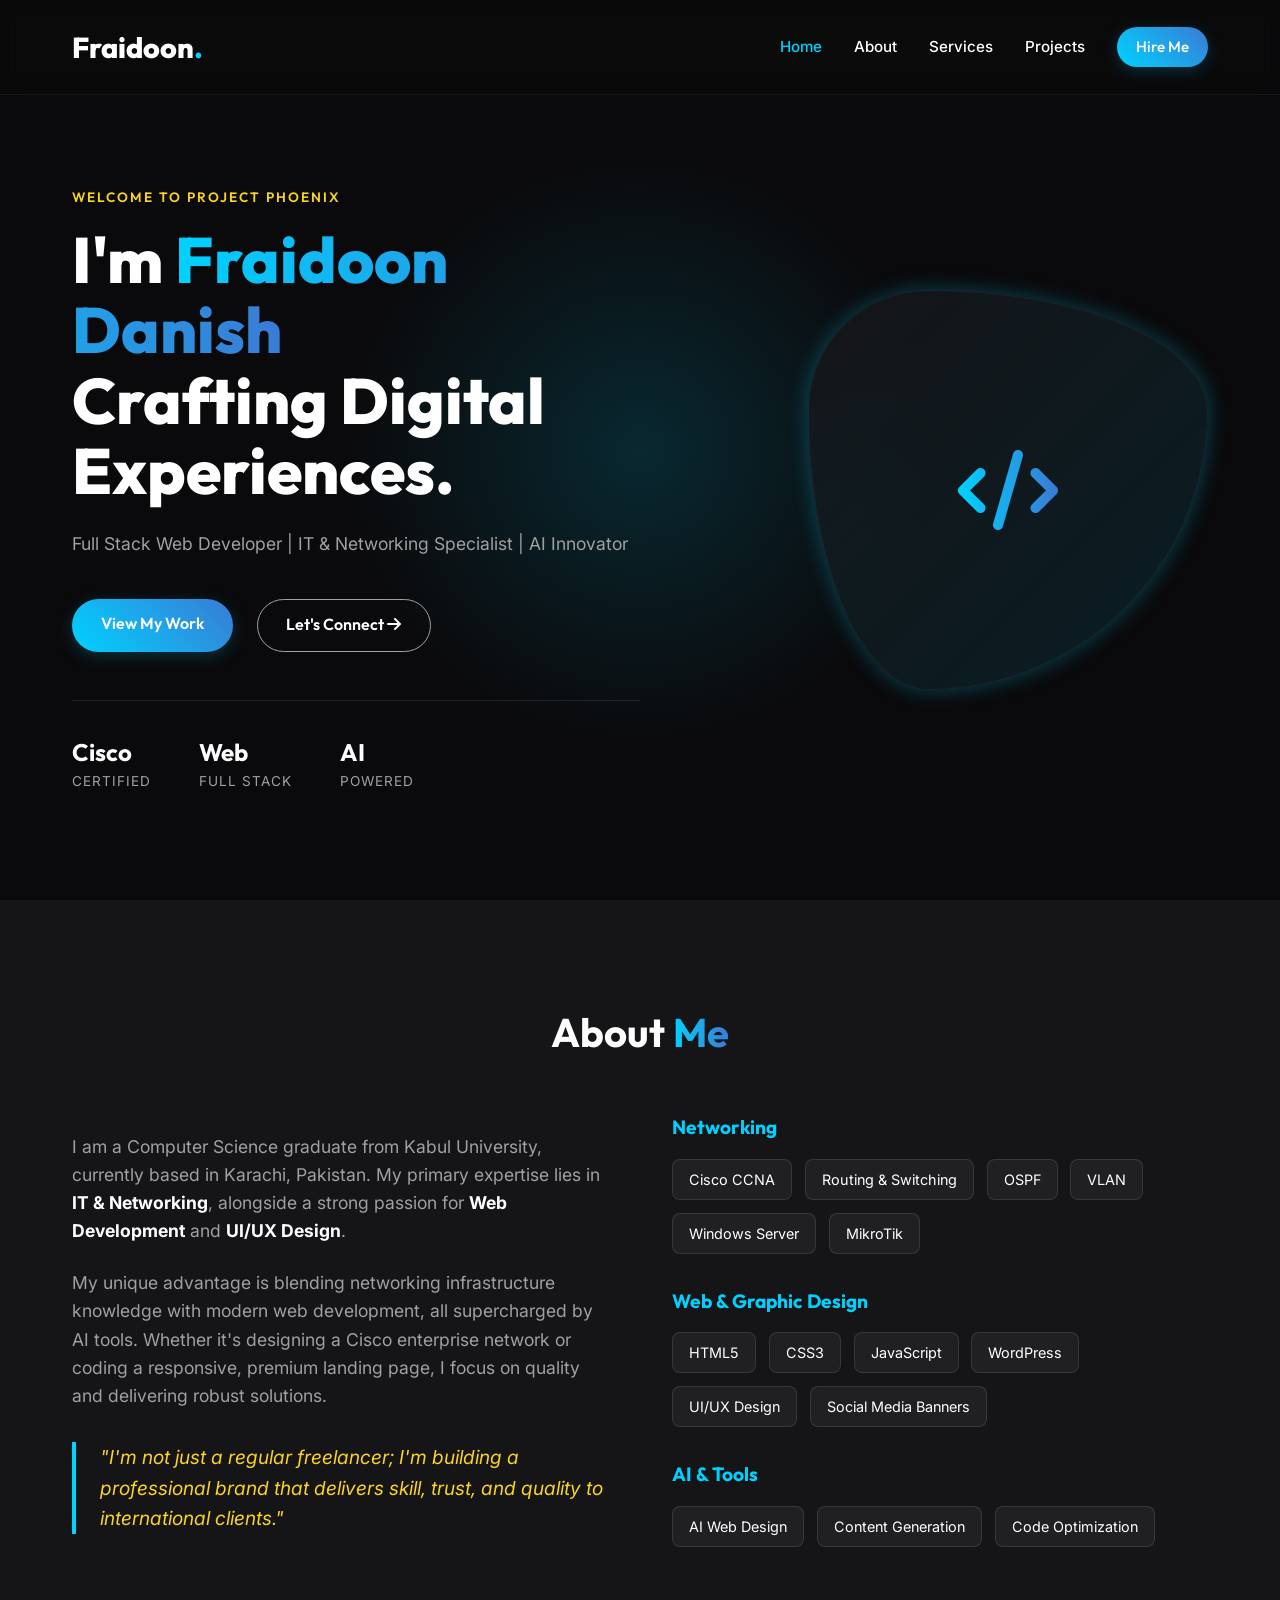
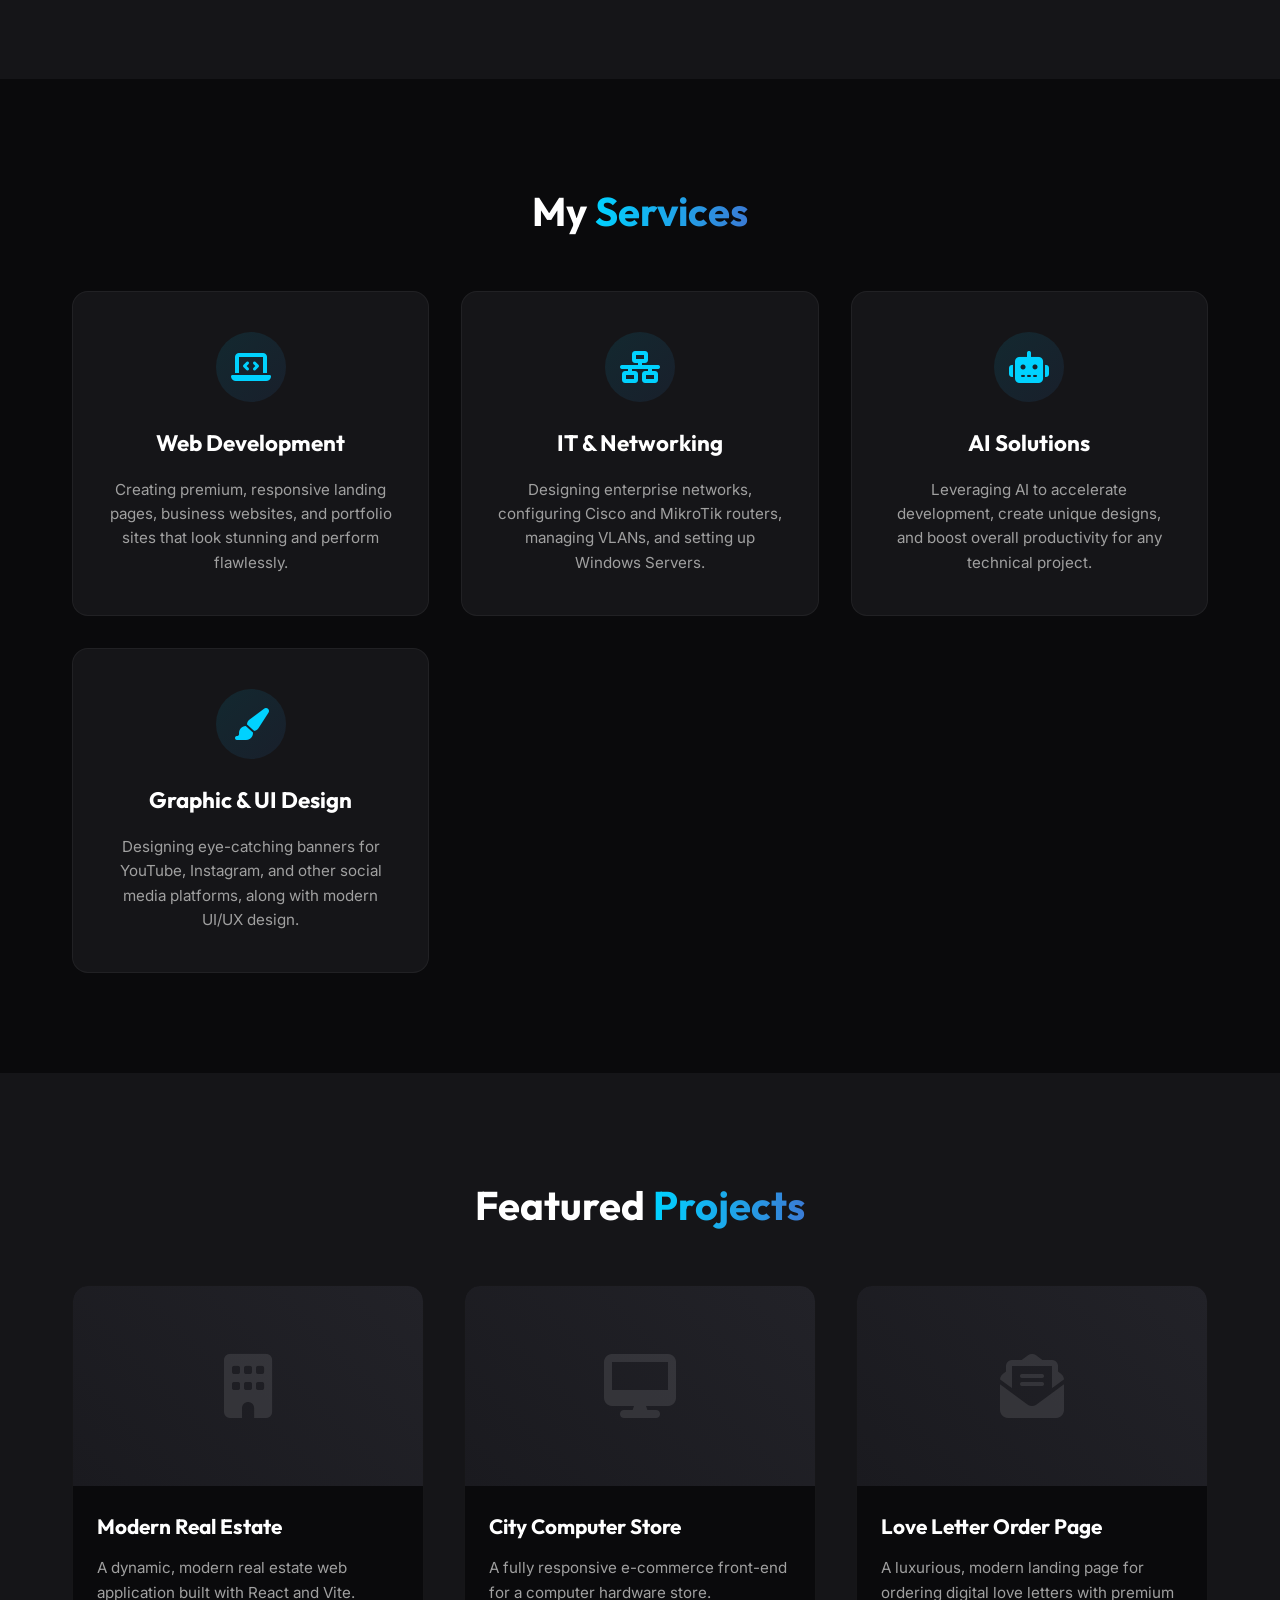
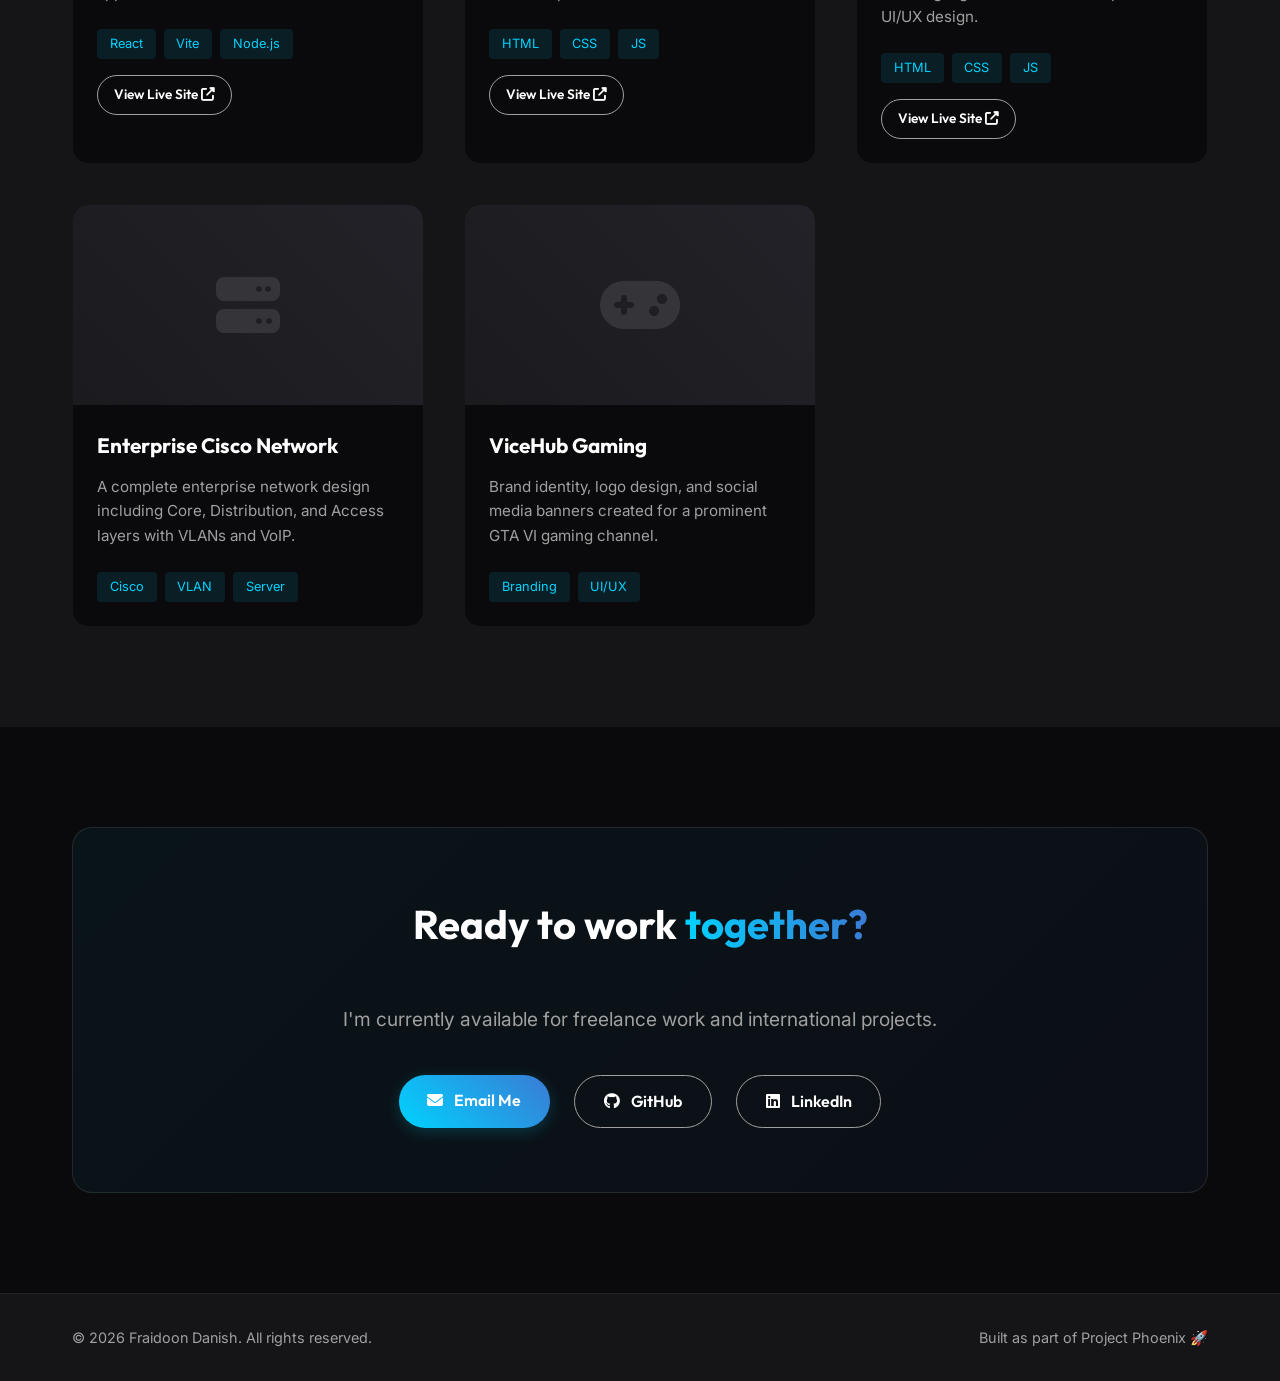
<file: index.html>
<!DOCTYPE html>
<html lang="en">
<head>
    <meta charset="UTF-8">
    <meta name="viewport" content="width=device-width, initial-scale=1.0">
    <meta name="description" content="Fraidoon Danish - Full Stack Web Developer, Networking Specialist, and AI Enthusiast.">
    <title>Fraidoon Danish | IT & Web Specialist</title>
    <link rel="stylesheet" href="style.css">
    
    <!-- Google Fonts -->
    <link rel="preconnect" href="https://fonts.googleapis.com">
    <link rel="preconnect" href="https://fonts.gstatic.com" crossorigin>
    <link href="https://fonts.googleapis.com/css2?family=Outfit:wght@300;400;500;700;800&family=Inter:wght@300;400;600&display=swap" rel="stylesheet">
    
    <!-- Font Awesome -->
    <link rel="stylesheet" href="https://cdnjs.cloudflare.com/ajax/libs/font-awesome/6.4.0/css/all.min.css">
</head>
<body>
    
    <!-- Navigation -->
    <nav class="navbar" id="navbar">
        <div class="container nav-container">
            <a href="#home" class="logo">Fraidoon<span>.</span></a>
            <ul class="nav-links">
                <li><a href="#home" class="active">Home</a></li>
                <li><a href="#about">About</a></li>
                <li><a href="#services">Services</a></li>
                <li><a href="#projects">Projects</a></li>
                <li><a href="#contact" class="btn-primary btn-nav">Hire Me</a></li>
            </ul>
            <div class="hamburger">
                <i class="fas fa-bars"></i>
            </div>
        </div>
    </nav>

    <!-- Hero Section -->
    <header id="home" class="hero">
        <div class="glow-circle"></div>
        <div class="container hero-container">
            <div class="hero-content">
                <p class="subtitle">Welcome to Project Phoenix</p>
                <h1 class="hero-title">I'm <span class="highlight">Fraidoon Danish</span><br>Crafting Digital Experiences.</h1>
                <p class="hero-desc">Full Stack Web Developer | IT & Networking Specialist | AI Innovator</p>
                <div class="hero-btns">
                    <a href="#projects" class="btn-primary">View My Work</a>
                    <a href="#contact" class="btn-secondary">Let's Connect <i class="fas fa-arrow-right"></i></a>
                </div>
                <div class="hero-stats">
                    <div class="stat">
                        <h3>Cisco</h3>
                        <p>Certified</p>
                    </div>
                    <div class="stat">
                        <h3>Web</h3>
                        <p>Full Stack</p>
                    </div>
                    <div class="stat">
                        <h3>AI</h3>
                        <p>Powered</p>
                    </div>
                </div>
            </div>
            <div class="hero-image">
                <div class="image-wrapper">
                    <div class="abstract-shape">
                        <i class="fas fa-code"></i>
                    </div>
                </div>
            </div>
        </div>
    </header>

    <!-- About Section -->
    <section id="about" class="section about">
        <div class="container">
            <h2 class="section-title">About <span class="highlight">Me</span></h2>
            <div class="about-grid">
                <div class="about-text">
                    <p>I am a Computer Science graduate from Kabul University, currently based in Karachi, Pakistan. My primary expertise lies in <strong>IT & Networking</strong>, alongside a strong passion for <strong>Web Development</strong> and <strong>UI/UX Design</strong>.</p>
                    <p>My unique advantage is blending networking infrastructure knowledge with modern web development, all supercharged by AI tools. Whether it's designing a Cisco enterprise network or coding a responsive, premium landing page, I focus on quality and delivering robust solutions.</p>
                    <p class="quote">"I'm not just a regular freelancer; I'm building a professional brand that delivers skill, trust, and quality to international clients."</p>
                </div>
                <div class="about-skills">
                    <div class="skill-category">
                        <h3>Networking</h3>
                        <div class="tags">
                            <span>Cisco CCNA</span><span>Routing & Switching</span><span>OSPF</span><span>VLAN</span><span>Windows Server</span><span>MikroTik</span>
                        </div>
                    </div>
                    <div class="skill-category">
                        <h3>Web & Graphic Design</h3>
                        <div class="tags">
                            <span>HTML5</span><span>CSS3</span><span>JavaScript</span><span>WordPress</span><span>UI/UX Design</span><span>Social Media Banners</span>
                        </div>
                    </div>
                    <div class="skill-category">
                        <h3>AI & Tools</h3>
                        <div class="tags">
                            <span>AI Web Design</span><span>Content Generation</span><span>Code Optimization</span>
                        </div>
                    </div>
                </div>
            </div>
        </div>
    </section>

    <!-- Services Section -->
    <section id="services" class="section services">
        <div class="container">
            <h2 class="section-title">My <span class="highlight">Services</span></h2>
            <div class="services-grid">
                <div class="service-card">
                    <div class="icon-wrapper"><i class="fas fa-laptop-code"></i></div>
                    <h3>Web Development</h3>
                    <p>Creating premium, responsive landing pages, business websites, and portfolio sites that look stunning and perform flawlessly.</p>
                </div>
                <div class="service-card">
                    <div class="icon-wrapper"><i class="fas fa-network-wired"></i></div>
                    <h3>IT & Networking</h3>
                    <p>Designing enterprise networks, configuring Cisco and MikroTik routers, managing VLANs, and setting up Windows Servers.</p>
                </div>
                <div class="service-card">
                    <div class="icon-wrapper"><i class="fas fa-robot"></i></div>
                    <h3>AI Solutions</h3>
                    <p>Leveraging AI to accelerate development, create unique designs, and boost overall productivity for any technical project.</p>
                </div>
                <div class="service-card">
                    <div class="icon-wrapper"><i class="fas fa-paint-brush"></i></div>
                    <h3>Graphic & UI Design</h3>
                    <p>Designing eye-catching banners for YouTube, Instagram, and other social media platforms, along with modern UI/UX design.</p>
                </div>
            </div>
        </div>
    </section>

    <!-- Projects Section -->
    <section id="projects" class="section projects">
        <div class="container">
            <h2 class="section-title">Featured <span class="highlight">Projects</span></h2>
            <div class="projects-grid">
                <div class="project-card">
                    <div class="project-img placeholder-img">
                        <i class="fas fa-building"></i>
                    </div>
                    <div class="project-info">
                        <h3>Modern Real Estate</h3>
                        <p>A dynamic, modern real estate web application built with React and Vite.</p>
                        <div class="tech-stack"><span>React</span><span>Vite</span><span>Node.js</span></div>
                        <a href="./projects/real-estate/index.html" target="_blank" class="btn-secondary" style="margin-top: 1rem; padding: 0.5rem 1rem; font-size: 0.85rem; display: inline-block;">View Live Site <i class="fas fa-external-link-alt"></i></a>
                    </div>
                </div>
                <div class="project-card">
                    <div class="project-img placeholder-img">
                        <i class="fas fa-desktop"></i>
                    </div>
                    <div class="project-info">
                        <h3>City Computer Store</h3>
                        <p>A fully responsive e-commerce front-end for a computer hardware store.</p>
                        <div class="tech-stack"><span>HTML</span><span>CSS</span><span>JS</span></div>
                        <a href="./projects/city-computer-store/index.html" target="_blank" class="btn-secondary" style="margin-top: 1rem; padding: 0.5rem 1rem; font-size: 0.85rem; display: inline-block;">View Live Site <i class="fas fa-external-link-alt"></i></a>
                    </div>
                </div>
                <div class="project-card">
                    <div class="project-img placeholder-img">
                        <i class="fas fa-envelope-open-text"></i>
                    </div>
                    <div class="project-info">
                        <h3>Love Letter Order Page</h3>
                        <p>A luxurious, modern landing page for ordering digital love letters with premium UI/UX design.</p>
                        <div class="tech-stack"><span>HTML</span><span>CSS</span><span>JS</span></div>
                        <a href="./projects/love-letter/index.html" target="_blank" class="btn-secondary" style="margin-top: 1rem; padding: 0.5rem 1rem; font-size: 0.85rem; display: inline-block;">View Live Site <i class="fas fa-external-link-alt"></i></a>
                    </div>
                </div>
                <div class="project-card">
                    <div class="project-img placeholder-img">
                        <i class="fas fa-server"></i>
                    </div>
                    <div class="project-info">
                        <h3>Enterprise Cisco Network</h3>
                        <p>A complete enterprise network design including Core, Distribution, and Access layers with VLANs and VoIP.</p>
                        <div class="tech-stack"><span>Cisco</span><span>VLAN</span><span>Server</span></div>
                    </div>
                </div>
                <div class="project-card">
                    <div class="project-img placeholder-img">
                        <i class="fas fa-gamepad"></i>
                    </div>
                    <div class="project-info">
                        <h3>ViceHub Gaming</h3>
                        <p>Brand identity, logo design, and social media banners created for a prominent GTA VI gaming channel.</p>
                        <div class="tech-stack"><span>Branding</span><span>UI/UX</span></div>
                    </div>
                </div>
            </div>
        </div>
    </section>

    <!-- Contact Section -->
    <section id="contact" class="section contact">
        <div class="container">
            <div class="contact-box">
                <h2 class="section-title">Ready to work <span class="highlight">together?</span></h2>
                <p>I'm currently available for freelance work and international projects.</p>
                <div class="contact-links">
                    <a href="mailto:contact@example.com" class="btn-primary"><i class="fas fa-envelope"></i> Email Me</a>
                    <a href="https://github.com/fraidoon-danish" target="_blank" class="btn-secondary"><i class="fab fa-github"></i> GitHub</a>
                    <a href="#" target="_blank" class="btn-secondary"><i class="fab fa-linkedin"></i> LinkedIn</a>
                </div>
            </div>
        </div>
    </section>

    <!-- Footer -->
    <footer>
        <div class="container footer-container">
            <p>&copy; 2026 Fraidoon Danish. All rights reserved.</p>
            <p>Built as part of Project Phoenix 🚀</p>
        </div>
    </footer>

    <!-- Scripts -->
    <script src="script.js"></script>
</body>
</html>
</file>
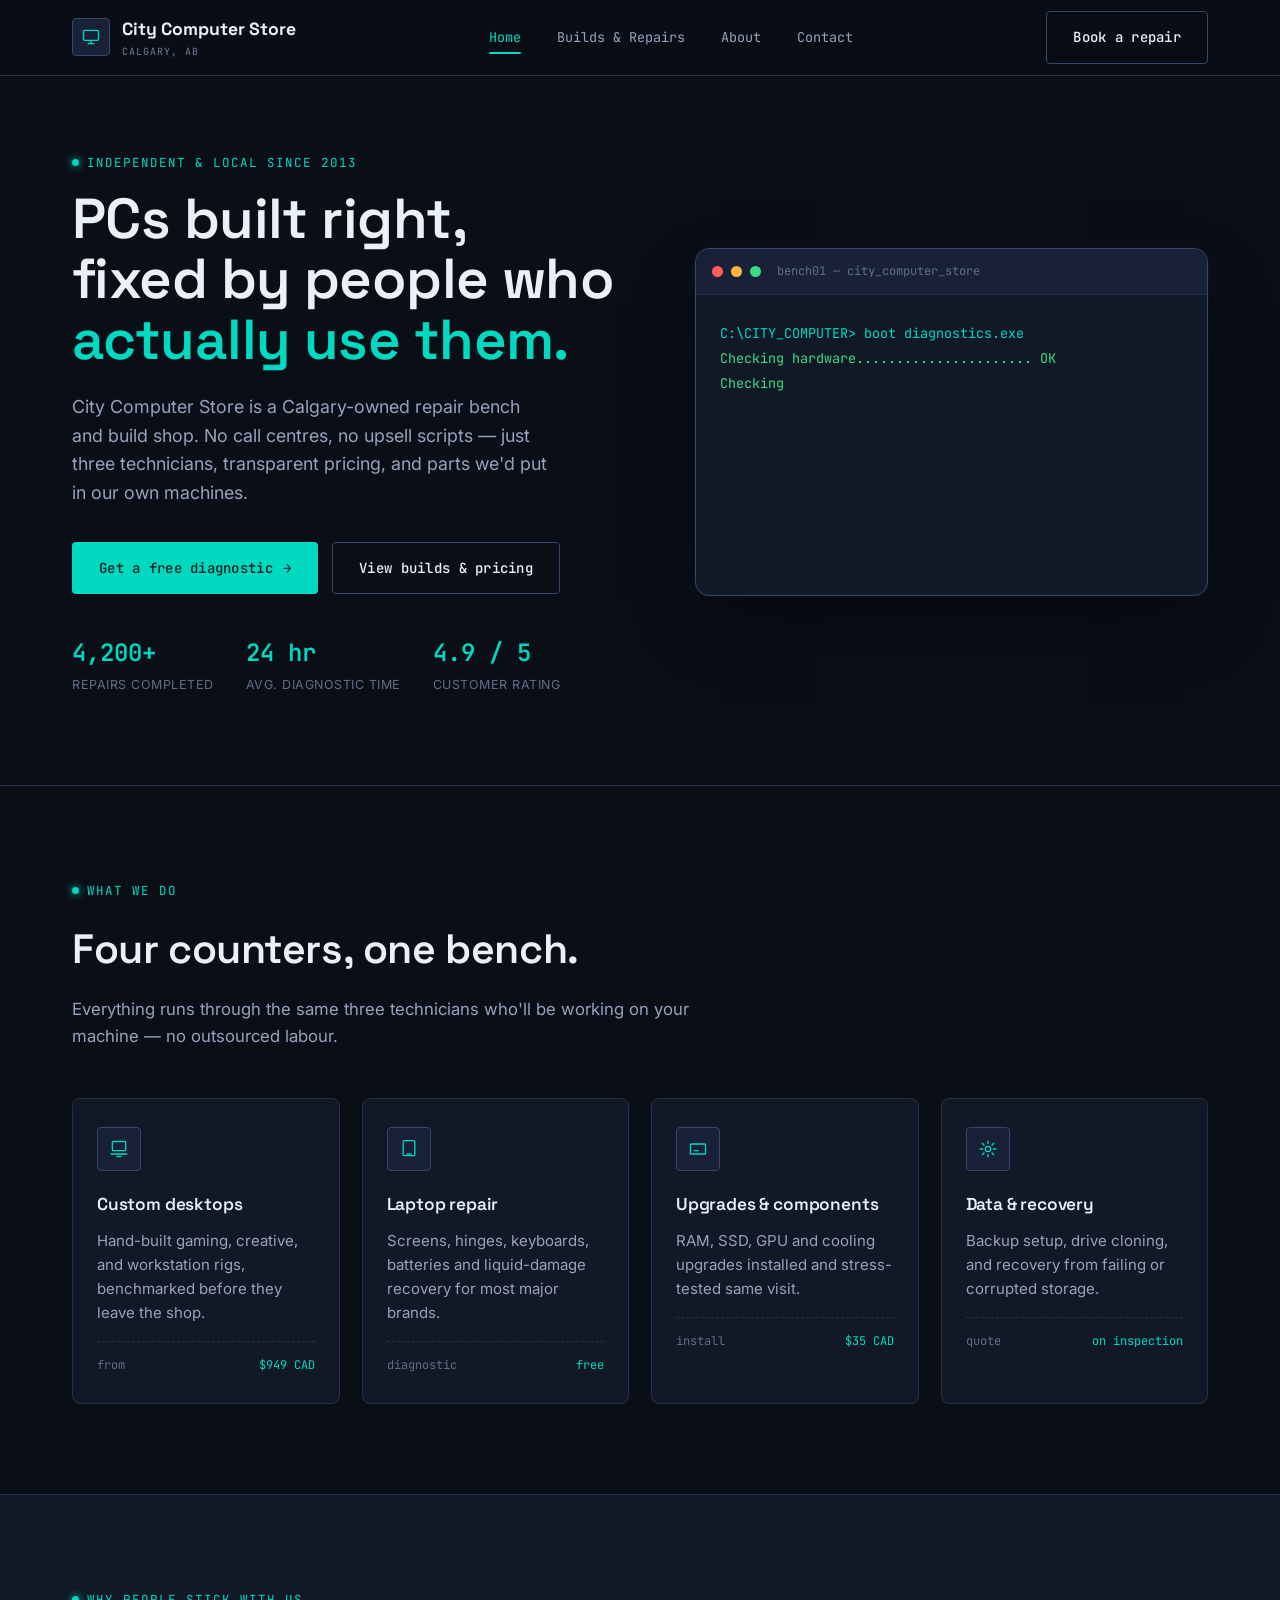
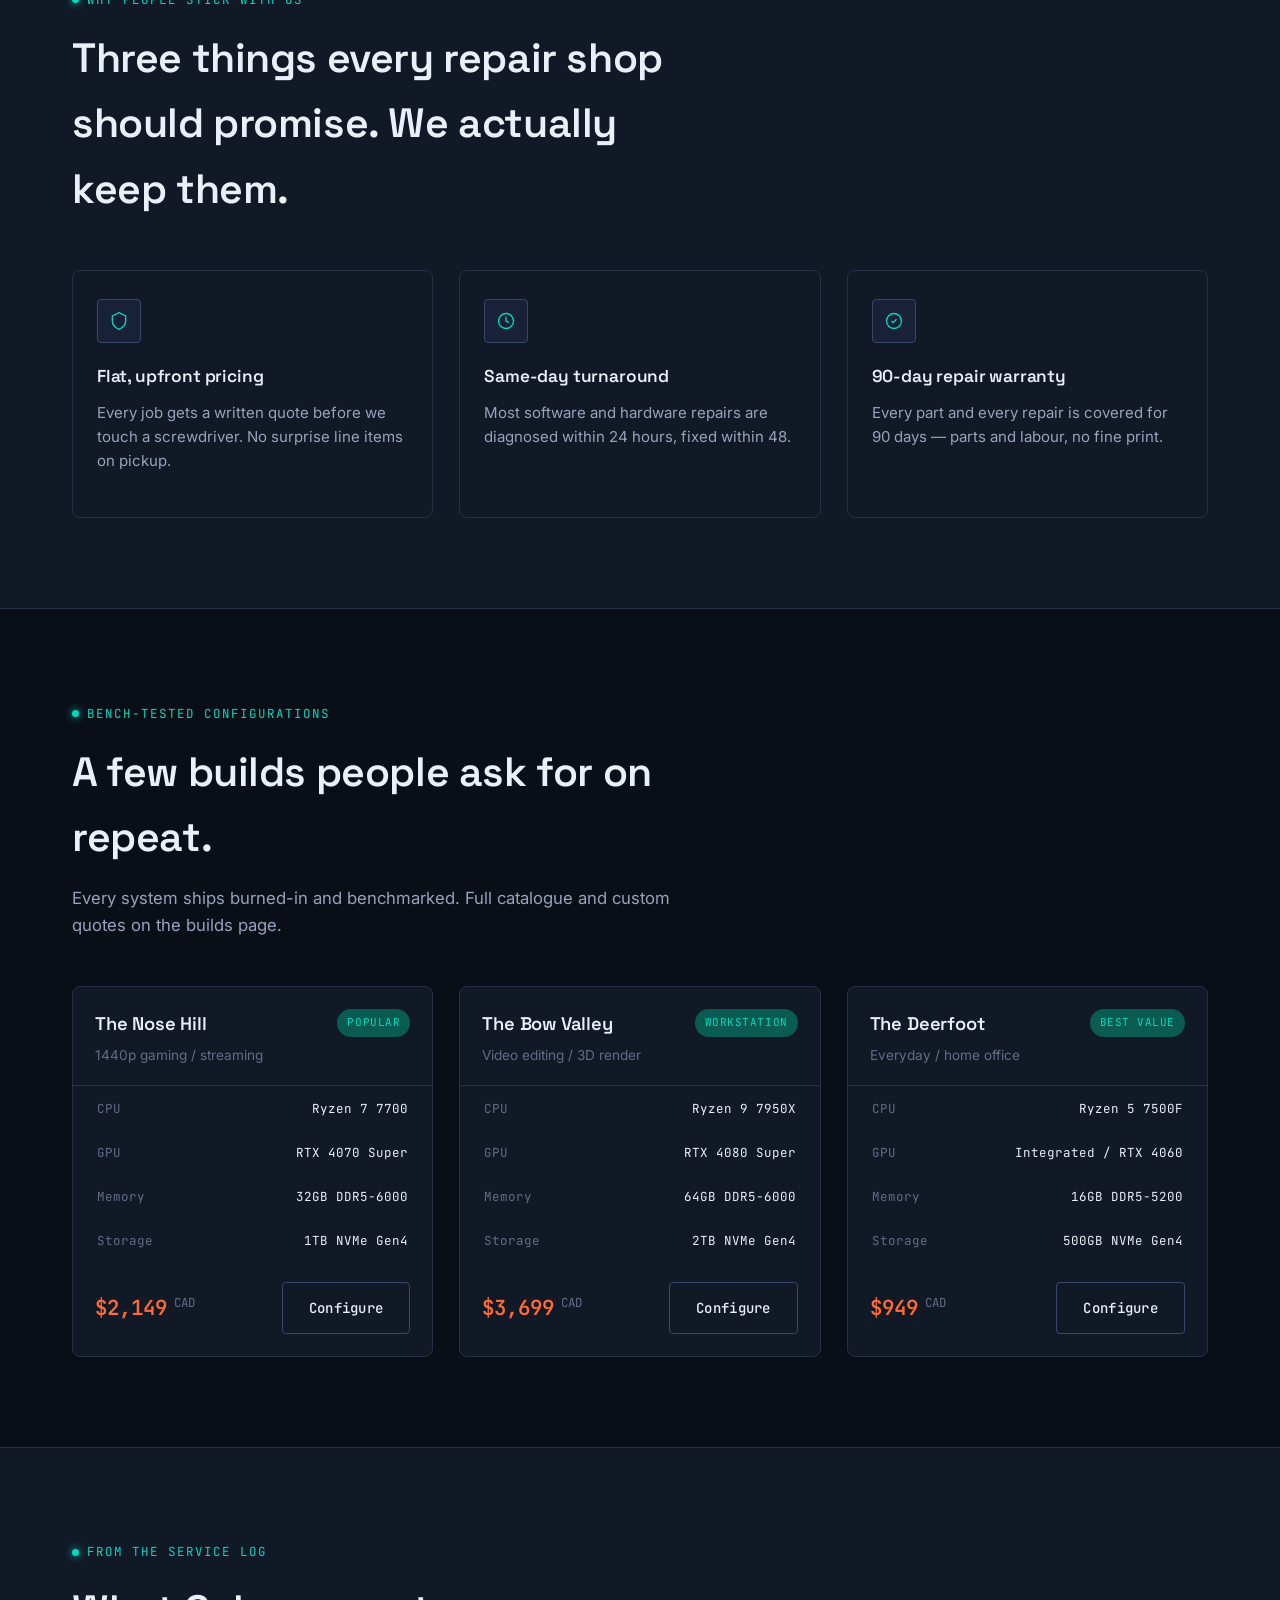
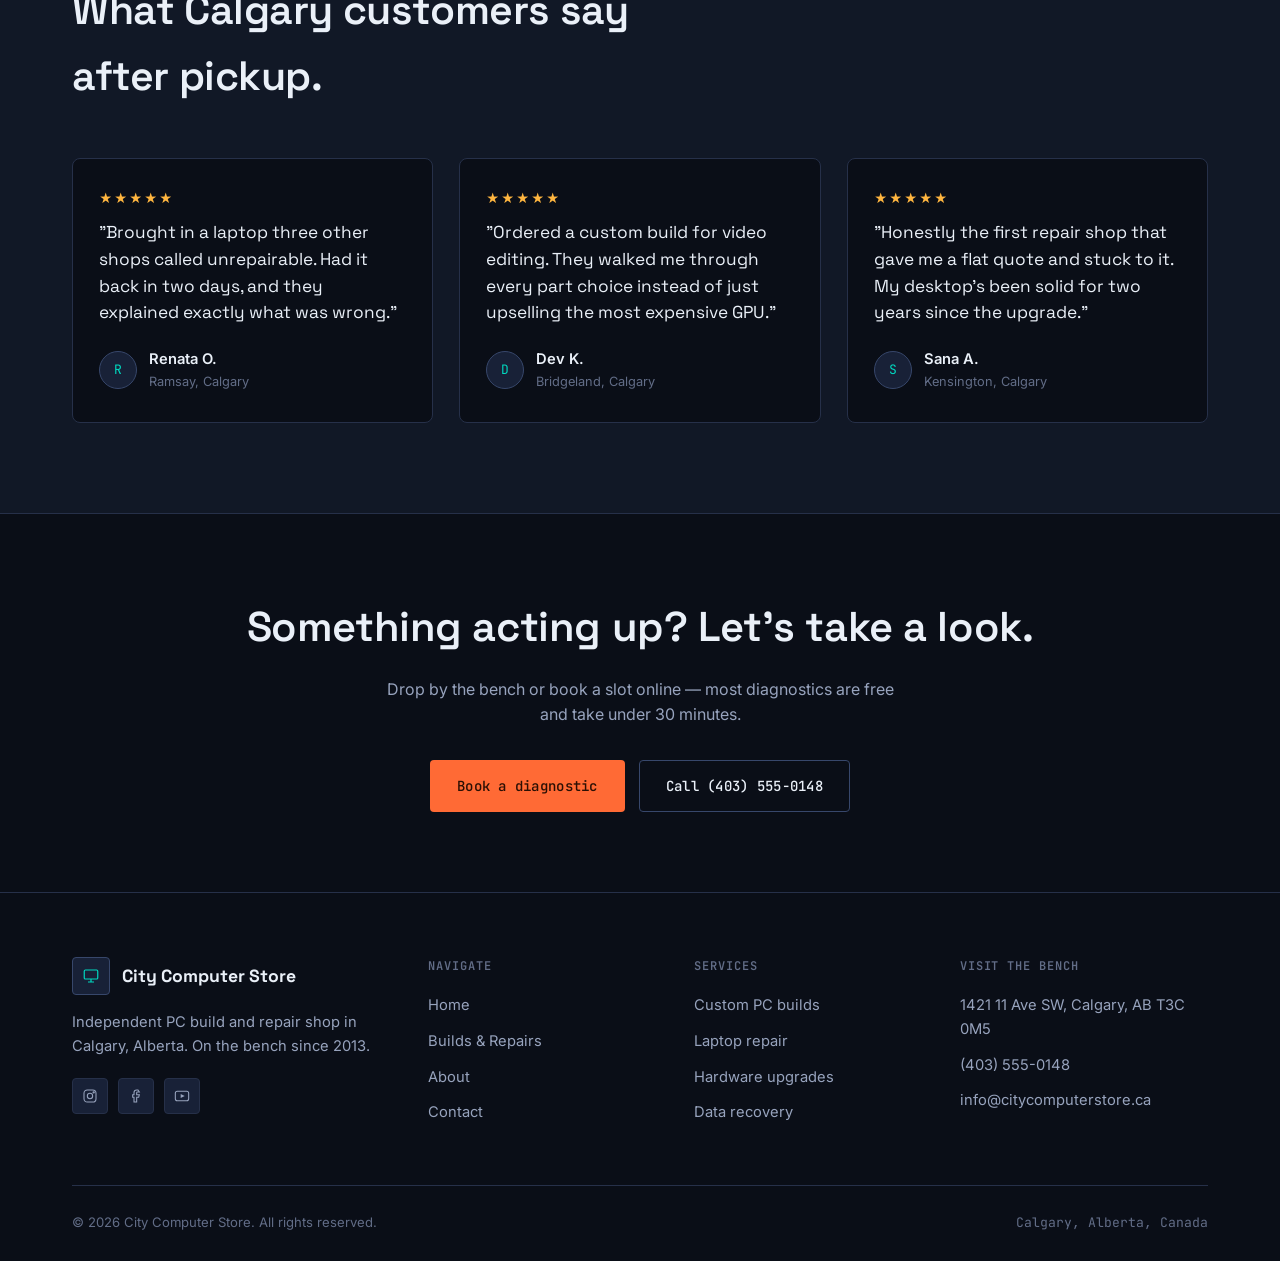
<file: projects/city-computer-store/index.html>
<!DOCTYPE html>
<html lang="en">
<head>
<meta charset="UTF-8">
<meta name="viewport" content="width=device-width, initial-scale=1.0">
<title>City Computer Store — Calgary's Independent PC Specialists</title>
<meta name="description" content="City Computer Store is Calgary's independent shop for custom PC builds, laptop and desktop repair, and hardware upgrades. Same-day diagnostics, transparent pricing.">
<link rel="icon" href="data:image/svg+xml,<svg xmlns=%22http://www.w3.org/2000/svg%22 viewBox=%220 0 24 24%22><rect width=%2224%22 height=%2224%22 rx=%225%22 fill=%22%23111826%22/><path d=%22M6 8h12v7H6z%22 fill=%22none%22 stroke=%22%2300d9c0%22 stroke-width=%221.5%22/><path d=%22M9 18h6%22 stroke=%22%2300d9c0%22 stroke-width=%221.5%22/></svg>">
<link rel="stylesheet" href="css/style.css">
</head>
<body>

<header class="site-header">
  <div class="container">
    <a href="index.html" class="brand">
      <span class="brand-mark">
        <svg width="20" height="20" viewBox="0 0 24 24" fill="none" stroke="currentColor" stroke-width="1.6"><rect x="3" y="4" width="18" height="12" rx="1.5"/><path d="M8 20h8M12 16v4"/></svg>
      </span>
      <span class="brand-text">City Computer Store<sup>Calgary, AB</sup></span>
    </a>

    <nav class="main-nav">
      <a href="index.html" class="active">Home</a>
      <a href="products.html">Builds &amp; Repairs</a>
      <a href="about.html">About</a>
      <a href="contact.html">Contact</a>
    </nav>

    <div class="nav-cta">
      <a href="contact.html" class="btn btn-secondary">Book a repair</a>
      <button class="nav-toggle" aria-label="Toggle menu" aria-expanded="false">
        <svg width="20" height="20" viewBox="0 0 24 24" fill="none" stroke="currentColor" stroke-width="2" stroke-linecap="round"><line x1="3" y1="6" x2="21" y2="6"/><line x1="3" y1="12" x2="21" y2="12"/><line x1="3" y1="18" x2="21" y2="18"/></svg>
      </button>
    </div>
  </div>
</header>

<main>

  <!-- HERO -->
  <section class="hero">
    <div class="container">
      <div class="hero-copy">
        <div class="eyebrow">Independent &amp; local since 2013</div>
        <h1>PCs built right,<br>fixed by people who <span class="accent">actually use them.</span></h1>
        <p class="hero-lede">City Computer Store is a Calgary-owned repair bench and build shop. No call centres, no upsell scripts — just three technicians, transparent pricing, and parts we'd put in our own machines.</p>
        <div class="hero-actions">
          <a href="contact.html" class="btn btn-primary">Get a free diagnostic<span class="btn-arrow"> →</span></a>
          <a href="products.html" class="btn btn-secondary">View builds &amp; pricing</a>
        </div>
        <div class="hero-stats">
          <div class="hero-stat">
            <div class="num">4,200+</div>
            <div class="label">Repairs completed</div>
          </div>
          <div class="hero-stat">
            <div class="num">24 hr</div>
            <div class="label">Avg. diagnostic time</div>
          </div>
          <div class="hero-stat">
            <div class="num">4.9 / 5</div>
            <div class="label">Customer rating</div>
          </div>
        </div>
      </div>

      <div class="terminal">
        <div class="terminal-bar">
          <span class="terminal-dot red"></span>
          <span class="terminal-dot amber"></span>
          <span class="terminal-dot green"></span>
          <span class="terminal-title">bench01 — city_computer_store</span>
        </div>
        <div class="terminal-body" data-terminal></div>
      </div>
    </div>
  </section>

  <!-- CATEGORIES -->
  <section class="panel">
    <div class="container">
      <div class="section-head">
        <div class="eyebrow">What we do</div>
        <h2>Four counters, one bench.</h2>
        <p>Everything runs through the same three technicians who'll be working on your machine — no outsourced labour.</p>
      </div>

      <div class="grid-4">
        <div class="spec-card reveal">
          <div class="icon"><svg width="20" height="20" viewBox="0 0 24 24" fill="none" stroke="currentColor" stroke-width="1.6"><rect x="4" y="3" width="16" height="11" rx="1"/><path d="M2 18h20M9 21h6"/></svg></div>
          <h3>Custom desktops</h3>
          <p>Hand-built gaming, creative, and workstation rigs, benchmarked before they leave the shop.</p>
          <div class="tag-line"><span>from</span><span>$949 CAD</span></div>
        </div>

        <div class="spec-card reveal">
          <div class="icon"><svg width="20" height="20" viewBox="0 0 24 24" fill="none" stroke="currentColor" stroke-width="1.6"><rect x="5" y="2" width="14" height="18" rx="1.5"/><line x1="9" y1="18" x2="15" y2="18"/></svg></div>
          <h3>Laptop repair</h3>
          <p>Screens, hinges, keyboards, batteries and liquid-damage recovery for most major brands.</p>
          <div class="tag-line"><span>diagnostic</span><span>free</span></div>
        </div>

        <div class="spec-card reveal">
          <div class="icon"><svg width="20" height="20" viewBox="0 0 24 24" fill="none" stroke="currentColor" stroke-width="1.6"><rect x="3" y="6" width="18" height="12" rx="1"/><path d="M7 10h.01M11 10h.01M15 10h.01M7 14h6"/></svg></div>
          <h3>Upgrades &amp; components</h3>
          <p>RAM, SSD, GPU and cooling upgrades installed and stress-tested same visit.</p>
          <div class="tag-line"><span>install</span><span>$35 CAD</span></div>
        </div>

        <div class="spec-card reveal">
          <div class="icon"><svg width="20" height="20" viewBox="0 0 24 24" fill="none" stroke="currentColor" stroke-width="1.6"><path d="M12 2v4M12 18v4M4.9 4.9l2.8 2.8M16.3 16.3l2.8 2.8M2 12h4M18 12h4M4.9 19.1l2.8-2.8M16.3 7.7l2.8-2.8"/><circle cx="12" cy="12" r="3.2"/></svg></div>
          <h3>Data &amp; recovery</h3>
          <p>Backup setup, drive cloning, and recovery from failing or corrupted storage.</p>
          <div class="tag-line"><span>quote</span><span>on inspection</span></div>
        </div>
      </div>
    </div>
  </section>

  <!-- WHY US -->
  <section class="panel panel-alt">
    <div class="container">
      <div class="section-head">
        <div class="eyebrow">Why people stick with us</div>
        <h2>Three things every repair shop should promise. We actually keep them.</h2>
      </div>

      <div class="grid-3">
        <div class="spec-card reveal">
          <div class="icon"><svg width="20" height="20" viewBox="0 0 24 24" fill="none" stroke="currentColor" stroke-width="1.6"><path d="M12 2l8 4v6c0 5-3.5 8-8 10-4.5-2-8-5-8-10V6l8-4z"/></svg></div>
          <h3>Flat, upfront pricing</h3>
          <p>Every job gets a written quote before we touch a screwdriver. No surprise line items on pickup.</p>
        </div>
        <div class="spec-card reveal">
          <div class="icon"><svg width="20" height="20" viewBox="0 0 24 24" fill="none" stroke="currentColor" stroke-width="1.6"><circle cx="12" cy="12" r="9"/><path d="M12 7v5l3.5 2"/></svg></div>
          <h3>Same-day turnaround</h3>
          <p>Most software and hardware repairs are diagnosed within 24 hours, fixed within 48.</p>
        </div>
        <div class="spec-card reveal">
          <div class="icon"><svg width="20" height="20" viewBox="0 0 24 24" fill="none" stroke="currentColor" stroke-width="1.6"><path d="M9 12l2 2 4-4"/><circle cx="12" cy="12" r="9"/></svg></div>
          <h3>90-day repair warranty</h3>
          <p>Every part and every repair is covered for 90 days — parts and labour, no fine print.</p>
        </div>
      </div>
    </div>
  </section>

  <!-- FEATURED BUILDS -->
  <section class="panel">
    <div class="container">
      <div class="section-head">
        <div class="eyebrow">Bench-tested configurations</div>
        <h2>A few builds people ask for on repeat.</h2>
        <p>Every system ships burned-in and benchmarked. Full catalogue and custom quotes on the builds page.</p>
      </div>

      <div class="grid-3">
        <div class="build-card reveal">
          <div class="build-head">
            <div>
              <h3>The Nose Hill</h3>
              <div class="use-case">1440p gaming / streaming</div>
            </div>
            <span class="build-badge">Popular</span>
          </div>
          <table class="spec-table">
            <tr><td>CPU</td><td>Ryzen 7 7700</td></tr>
            <tr><td>GPU</td><td>RTX 4070 Super</td></tr>
            <tr><td>Memory</td><td>32GB DDR5-6000</td></tr>
            <tr><td>Storage</td><td>1TB NVMe Gen4</td></tr>
          </table>
          <div class="build-footer">
            <div class="build-price">$2,149<sup> CAD</sup></div>
            <a href="products.html" class="btn btn-secondary">Configure</a>
          </div>
        </div>

        <div class="build-card reveal">
          <div class="build-head">
            <div>
              <h3>The Bow Valley</h3>
              <div class="use-case">Video editing / 3D render</div>
            </div>
            <span class="build-badge">Workstation</span>
          </div>
          <table class="spec-table">
            <tr><td>CPU</td><td>Ryzen 9 7950X</td></tr>
            <tr><td>GPU</td><td>RTX 4080 Super</td></tr>
            <tr><td>Memory</td><td>64GB DDR5-6000</td></tr>
            <tr><td>Storage</td><td>2TB NVMe Gen4</td></tr>
          </table>
          <div class="build-footer">
            <div class="build-price">$3,699<sup> CAD</sup></div>
            <a href="products.html" class="btn btn-secondary">Configure</a>
          </div>
        </div>

        <div class="build-card reveal">
          <div class="build-head">
            <div>
              <h3>The Deerfoot</h3>
              <div class="use-case">Everyday / home office</div>
            </div>
            <span class="build-badge">Best value</span>
          </div>
          <table class="spec-table">
            <tr><td>CPU</td><td>Ryzen 5 7500F</td></tr>
            <tr><td>GPU</td><td>Integrated / RTX 4060</td></tr>
            <tr><td>Memory</td><td>16GB DDR5-5200</td></tr>
            <tr><td>Storage</td><td>500GB NVMe Gen4</td></tr>
          </table>
          <div class="build-footer">
            <div class="build-price">$949<sup> CAD</sup></div>
            <a href="products.html" class="btn btn-secondary">Configure</a>
          </div>
        </div>
      </div>
    </div>
  </section>

  <!-- TESTIMONIALS -->
  <section class="panel panel-alt">
    <div class="container">
      <div class="section-head">
        <div class="eyebrow">From the service log</div>
        <h2>What Calgary customers say after pickup.</h2>
      </div>

      <div class="grid-3">
        <div class="testimonial-card reveal">
          <div class="stars">★★★★★</div>
          <p class="quote">"Brought in a laptop three other shops called unrepairable. Had it back in two days, and they explained exactly what was wrong."</p>
          <div class="testimonial-meta">
            <div class="testimonial-avatar">R</div>
            <div>
              <div class="testimonial-name">Renata O.</div>
              <div class="testimonial-role">Ramsay, Calgary</div>
            </div>
          </div>
        </div>

        <div class="testimonial-card reveal">
          <div class="stars">★★★★★</div>
          <p class="quote">"Ordered a custom build for video editing. They walked me through every part choice instead of just upselling the most expensive GPU."</p>
          <div class="testimonial-meta">
            <div class="testimonial-avatar">D</div>
            <div>
              <div class="testimonial-name">Dev K.</div>
              <div class="testimonial-role">Bridgeland, Calgary</div>
            </div>
          </div>
        </div>

        <div class="testimonial-card reveal">
          <div class="stars">★★★★★</div>
          <p class="quote">"Honestly the first repair shop that gave me a flat quote and stuck to it. My desktop's been solid for two years since the upgrade."</p>
          <div class="testimonial-meta">
            <div class="testimonial-avatar">S</div>
            <div>
              <div class="testimonial-name">Sana A.</div>
              <div class="testimonial-role">Kensington, Calgary</div>
            </div>
          </div>
        </div>
      </div>
    </div>
  </section>

  <!-- CTA -->
  <section class="cta-banner">
    <div class="container">
      <h2>Something acting up? Let's take a look.</h2>
      <p>Drop by the bench or book a slot online — most diagnostics are free and take under 30 minutes.</p>
      <div class="cta-actions">
        <a href="contact.html" class="btn btn-orange">Book a diagnostic</a>
        <a href="tel:+14035550148" class="btn btn-secondary">Call (403) 555-0148</a>
      </div>
    </div>
  </section>

</main>

<footer class="site-footer">
  <div class="container">
    <div class="footer-grid">
      <div class="footer-brand">
        <a href="index.html" class="brand">
          <span class="brand-mark">
            <svg width="18" height="18" viewBox="0 0 24 24" fill="none" stroke="currentColor" stroke-width="1.6"><rect x="3" y="4" width="18" height="12" rx="1.5"/><path d="M8 20h8M12 16v4"/></svg>
          </span>
          <span class="brand-text">City Computer Store</span>
        </a>
        <p>Independent PC build and repair shop in Calgary, Alberta. On the bench since 2013.</p>
        <div class="footer-social">
          <a href="#" aria-label="Instagram"><svg width="16" height="16" viewBox="0 0 24 24" fill="none" stroke="currentColor" stroke-width="1.6"><rect x="3" y="3" width="18" height="18" rx="5"/><circle cx="12" cy="12" r="4"/><circle cx="17.5" cy="6.5" r="1"/></svg></a>
          <a href="#" aria-label="Facebook"><svg width="16" height="16" viewBox="0 0 24 24" fill="none" stroke="currentColor" stroke-width="1.6"><path d="M15 3h-2a4 4 0 0 0-4 4v3H7v4h2v7h4v-7h3l1-4h-4V7a1 1 0 0 1 1-1h3z"/></svg></a>
          <a href="#" aria-label="YouTube"><svg width="16" height="16" viewBox="0 0 24 24" fill="none" stroke="currentColor" stroke-width="1.6"><rect x="2" y="5" width="20" height="14" rx="3"/><path d="M10 9l6 3-6 3z" fill="currentColor" stroke="none"/></svg></a>
        </div>
      </div>

      <div class="footer-col">
        <h4>Navigate</h4>
        <a href="index.html">Home</a>
        <a href="products.html">Builds &amp; Repairs</a>
        <a href="about.html">About</a>
        <a href="contact.html">Contact</a>
      </div>

      <div class="footer-col">
        <h4>Services</h4>
        <ul>
          <li>Custom PC builds</li>
          <li>Laptop repair</li>
          <li>Hardware upgrades</li>
          <li>Data recovery</li>
        </ul>
      </div>

      <div class="footer-col">
        <h4>Visit the bench</h4>
        <a href="https://maps.google.com/?q=1421+11+Ave+SW+Calgary+AB" target="_blank" rel="noopener">1421 11 Ave SW, Calgary, AB T3C 0M5</a>
        <a href="tel:+14035550148">(403) 555-0148</a>
        <a href="mailto:info@citycomputerstore.ca">info@citycomputerstore.ca</a>
      </div>
    </div>

    <div class="footer-bottom">
      <span>© <span id="footer-year">2026</span> City Computer Store. All rights reserved.</span>
      <span class="mono">Calgary, Alberta, Canada</span>
    </div>
  </div>
</footer>

<script src="js/script.js"></script>
</body>
</html>
</file>
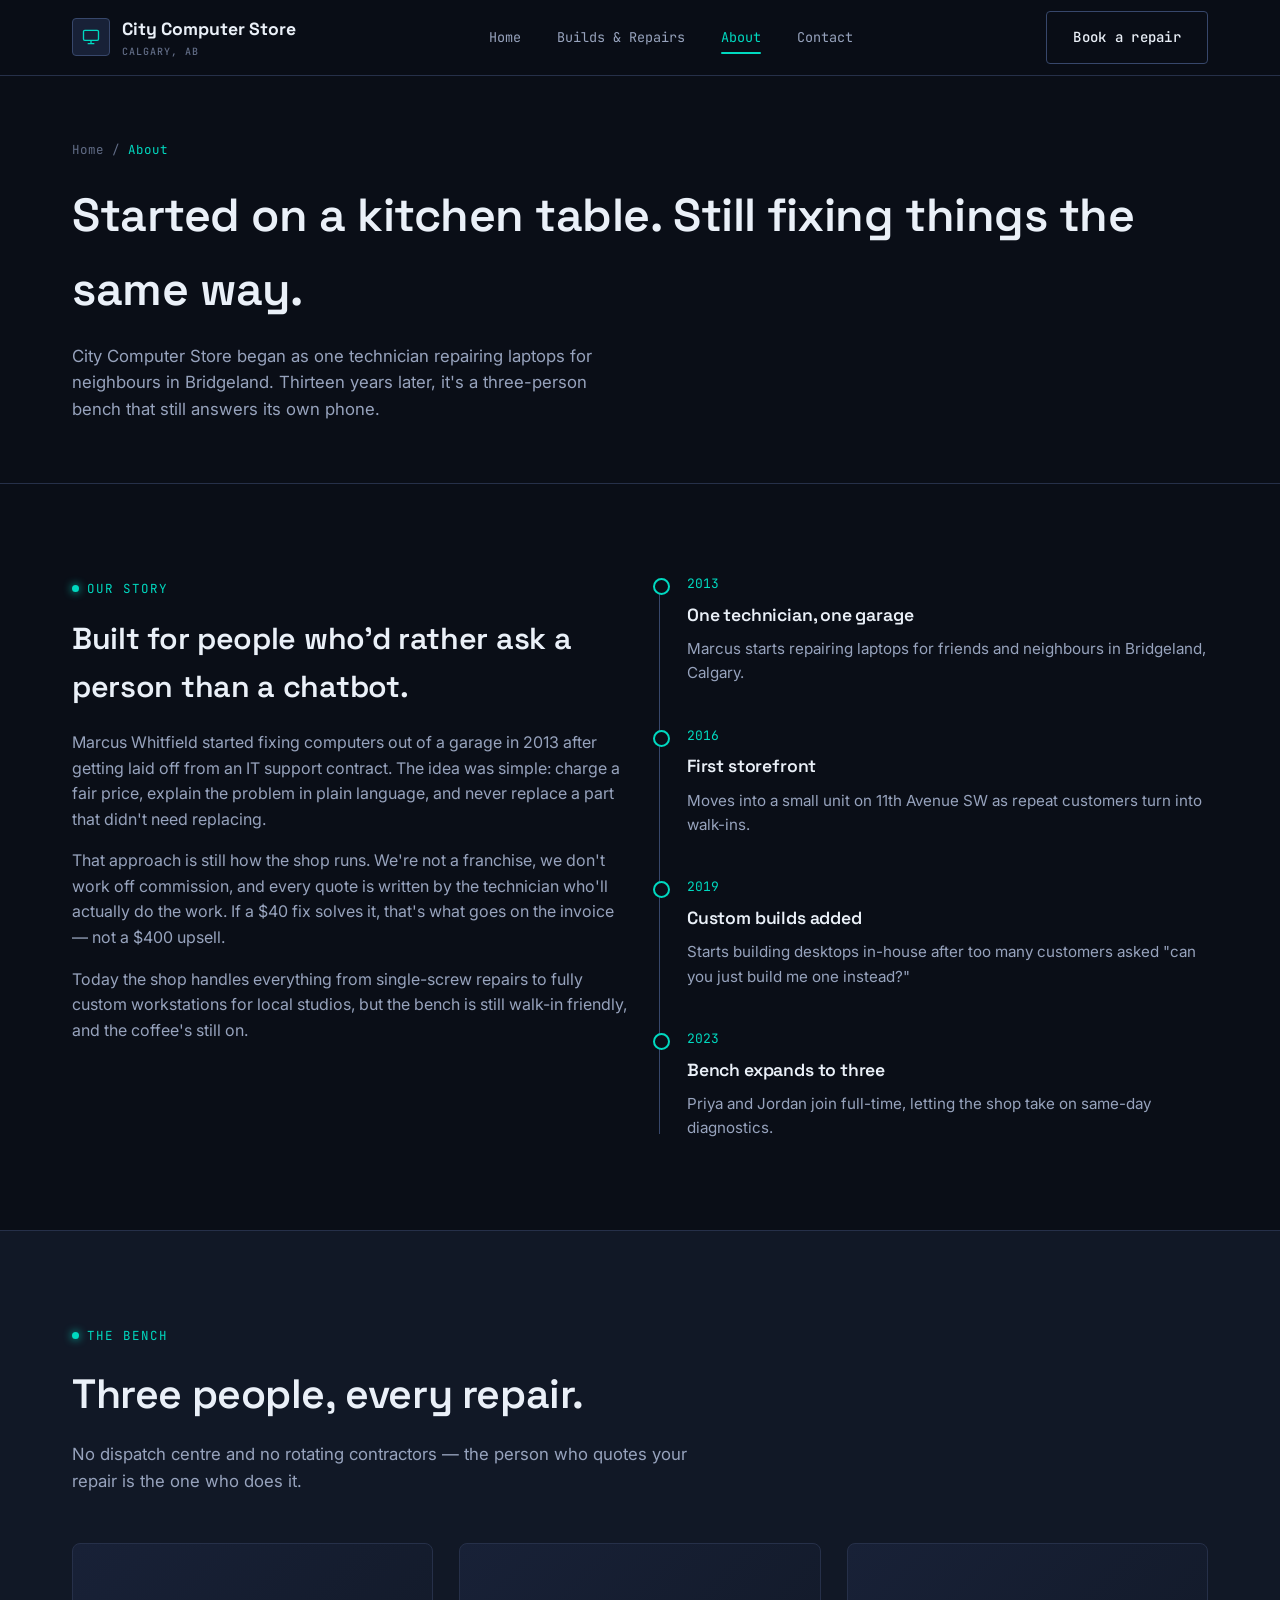
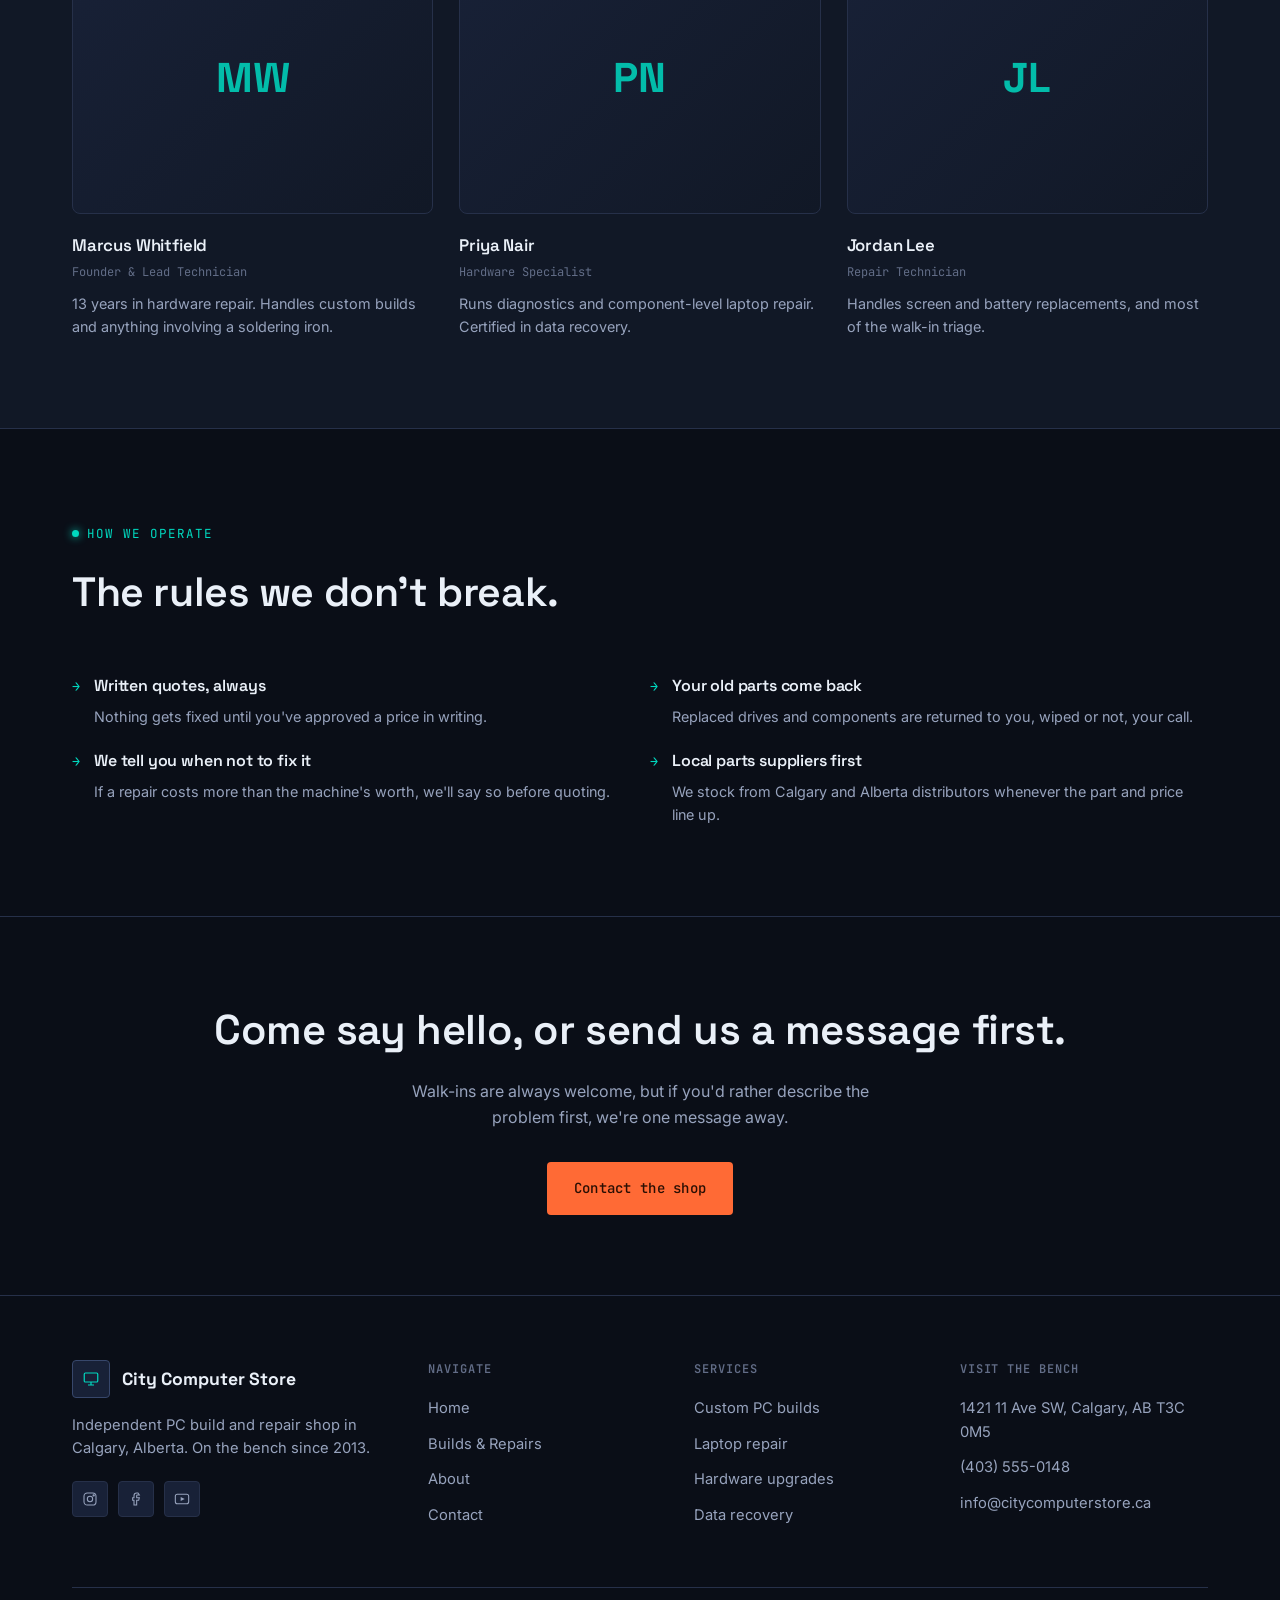
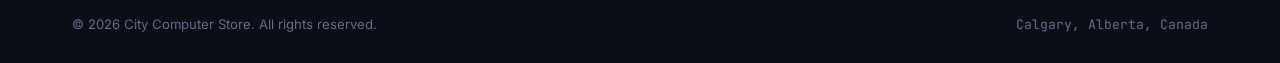
<file: projects/city-computer-store/about.html>
<!DOCTYPE html>
<html lang="en">
<head>
<meta charset="UTF-8">
<meta name="viewport" content="width=device-width, initial-scale=1.0">
<title>About — City Computer Store</title>
<meta name="description" content="The story, team, and service values behind City Computer Store, an independent PC build and repair shop in Calgary, Alberta.">
<link rel="icon" href="data:image/svg+xml,<svg xmlns=%22http://www.w3.org/2000/svg%22 viewBox=%220 0 24 24%22><rect width=%2224%22 height=%2224%22 rx=%225%22 fill=%22%23111826%22/><path d=%22M6 8h12v7H6z%22 fill=%22none%22 stroke=%22%2300d9c0%22 stroke-width=%221.5%22/><path d=%22M9 18h6%22 stroke=%22%2300d9c0%22 stroke-width=%221.5%22/></svg>">
<link rel="stylesheet" href="css/style.css">
</head>
<body>

<header class="site-header">
  <div class="container">
    <a href="index.html" class="brand">
      <span class="brand-mark">
        <svg width="20" height="20" viewBox="0 0 24 24" fill="none" stroke="currentColor" stroke-width="1.6"><rect x="3" y="4" width="18" height="12" rx="1.5"/><path d="M8 20h8M12 16v4"/></svg>
      </span>
      <span class="brand-text">City Computer Store<sup>Calgary, AB</sup></span>
    </a>

    <nav class="main-nav">
      <a href="index.html">Home</a>
      <a href="products.html">Builds &amp; Repairs</a>
      <a href="about.html" class="active">About</a>
      <a href="contact.html">Contact</a>
    </nav>

    <div class="nav-cta">
      <a href="contact.html" class="btn btn-secondary">Book a repair</a>
      <button class="nav-toggle" aria-label="Toggle menu" aria-expanded="false">
        <svg width="20" height="20" viewBox="0 0 24 24" fill="none" stroke="currentColor" stroke-width="2" stroke-linecap="round"><line x1="3" y1="6" x2="21" y2="6"/><line x1="3" y1="12" x2="21" y2="12"/><line x1="3" y1="18" x2="21" y2="18"/></svg>
      </button>
    </div>
  </div>
</header>

<main>

  <section class="page-header">
    <div class="container">
      <div class="breadcrumb"><a href="index.html">Home</a> / <span>About</span></div>
      <h1>Started on a kitchen table. Still fixing things the same way.</h1>
      <p>City Computer Store began as one technician repairing laptops for neighbours in Bridgeland. Thirteen years later, it's a three-person bench that still answers its own phone.</p>
    </div>
  </section>

  <section class="panel">
    <div class="container">
      <div class="grid-2" style="align-items: start;">
        <div>
          <div class="eyebrow">Our story</div>
          <h2 style="font-size: 1.9rem; margin-bottom: 18px;">Built for people who'd rather ask a person than a chatbot.</h2>
          <p style="color: var(--text-secondary); margin-bottom: 16px;">Marcus Whitfield started fixing computers out of a garage in 2013 after getting laid off from an IT support contract. The idea was simple: charge a fair price, explain the problem in plain language, and never replace a part that didn't need replacing.</p>
          <p style="color: var(--text-secondary); margin-bottom: 16px;">That approach is still how the shop runs. We're not a franchise, we don't work off commission, and every quote is written by the technician who'll actually do the work. If a $40 fix solves it, that's what goes on the invoice — not a $400 upsell.</p>
          <p style="color: var(--text-secondary);">Today the shop handles everything from single-screw repairs to fully custom workstations for local studios, but the bench is still walk-in friendly, and the coffee's still on.</p>
        </div>

        <div class="timeline">
          <div class="timeline-item">
            <div class="timeline-year">2013</div>
            <h3>One technician, one garage</h3>
            <p>Marcus starts repairing laptops for friends and neighbours in Bridgeland, Calgary.</p>
          </div>
          <div class="timeline-item">
            <div class="timeline-year">2016</div>
            <h3>First storefront</h3>
            <p>Moves into a small unit on 11th Avenue SW as repeat customers turn into walk-ins.</p>
          </div>
          <div class="timeline-item">
            <div class="timeline-year">2019</div>
            <h3>Custom builds added</h3>
            <p>Starts building desktops in-house after too many customers asked "can you just build me one instead?"</p>
          </div>
          <div class="timeline-item">
            <div class="timeline-year">2023</div>
            <h3>Bench expands to three</h3>
            <p>Priya and Jordan join full-time, letting the shop take on same-day diagnostics.</p>
          </div>
        </div>
      </div>
    </div>
  </section>

  <section class="panel panel-alt">
    <div class="container">
      <div class="section-head">
        <div class="eyebrow">The bench</div>
        <h2>Three people, every repair.</h2>
        <p>No dispatch centre and no rotating contractors — the person who quotes your repair is the one who does it.</p>
      </div>

      <div class="grid-3">
        <div class="team-card reveal">
          <div class="team-photo"><span class="initials">MW</span></div>
          <h3>Marcus Whitfield</h3>
          <div class="team-role">Founder &amp; Lead Technician</div>
          <p class="bio">13 years in hardware repair. Handles custom builds and anything involving a soldering iron.</p>
        </div>
        <div class="team-card reveal">
          <div class="team-photo"><span class="initials">PN</span></div>
          <h3>Priya Nair</h3>
          <div class="team-role">Hardware Specialist</div>
          <p class="bio">Runs diagnostics and component-level laptop repair. Certified in data recovery.</p>
        </div>
        <div class="team-card reveal">
          <div class="team-photo"><span class="initials">JL</span></div>
          <h3>Jordan Lee</h3>
          <div class="team-role">Repair Technician</div>
          <p class="bio">Handles screen and battery replacements, and most of the walk-in triage.</p>
        </div>
      </div>
    </div>
  </section>

  <section class="panel">
    <div class="container">
      <div class="section-head">
        <div class="eyebrow">How we operate</div>
        <h2>The rules we don't break.</h2>
      </div>

      <div class="value-list">
        <div class="value-item">
          <div class="n">→</div>
          <div>
            <h4>Written quotes, always</h4>
            <p>Nothing gets fixed until you've approved a price in writing.</p>
          </div>
        </div>
        <div class="value-item">
          <div class="n">→</div>
          <div>
            <h4>Your old parts come back</h4>
            <p>Replaced drives and components are returned to you, wiped or not, your call.</p>
          </div>
        </div>
        <div class="value-item">
          <div class="n">→</div>
          <div>
            <h4>We tell you when not to fix it</h4>
            <p>If a repair costs more than the machine's worth, we'll say so before quoting.</p>
          </div>
        </div>
        <div class="value-item">
          <div class="n">→</div>
          <div>
            <h4>Local parts suppliers first</h4>
            <p>We stock from Calgary and Alberta distributors whenever the part and price line up.</p>
          </div>
        </div>
      </div>
    </div>
  </section>

  <section class="cta-banner">
    <div class="container">
      <h2>Come say hello, or send us a message first.</h2>
      <p>Walk-ins are always welcome, but if you'd rather describe the problem first, we're one message away.</p>
      <div class="cta-actions">
        <a href="contact.html" class="btn btn-orange">Contact the shop</a>
      </div>
    </div>
  </section>

</main>

<footer class="site-footer">
  <div class="container">
    <div class="footer-grid">
      <div class="footer-brand">
        <a href="index.html" class="brand">
          <span class="brand-mark">
            <svg width="18" height="18" viewBox="0 0 24 24" fill="none" stroke="currentColor" stroke-width="1.6"><rect x="3" y="4" width="18" height="12" rx="1.5"/><path d="M8 20h8M12 16v4"/></svg>
          </span>
          <span class="brand-text">City Computer Store</span>
        </a>
        <p>Independent PC build and repair shop in Calgary, Alberta. On the bench since 2013.</p>
        <div class="footer-social">
          <a href="#" aria-label="Instagram"><svg width="16" height="16" viewBox="0 0 24 24" fill="none" stroke="currentColor" stroke-width="1.6"><rect x="3" y="3" width="18" height="18" rx="5"/><circle cx="12" cy="12" r="4"/><circle cx="17.5" cy="6.5" r="1"/></svg></a>
          <a href="#" aria-label="Facebook"><svg width="16" height="16" viewBox="0 0 24 24" fill="none" stroke="currentColor" stroke-width="1.6"><path d="M15 3h-2a4 4 0 0 0-4 4v3H7v4h2v7h4v-7h3l1-4h-4V7a1 1 0 0 1 1-1h3z"/></svg></a>
          <a href="#" aria-label="YouTube"><svg width="16" height="16" viewBox="0 0 24 24" fill="none" stroke="currentColor" stroke-width="1.6"><rect x="2" y="5" width="20" height="14" rx="3"/><path d="M10 9l6 3-6 3z" fill="currentColor" stroke="none"/></svg></a>
        </div>
      </div>

      <div class="footer-col">
        <h4>Navigate</h4>
        <a href="index.html">Home</a>
        <a href="products.html">Builds &amp; Repairs</a>
        <a href="about.html">About</a>
        <a href="contact.html">Contact</a>
      </div>

      <div class="footer-col">
        <h4>Services</h4>
        <ul>
          <li>Custom PC builds</li>
          <li>Laptop repair</li>
          <li>Hardware upgrades</li>
          <li>Data recovery</li>
        </ul>
      </div>

      <div class="footer-col">
        <h4>Visit the bench</h4>
        <a href="https://maps.google.com/?q=1421+11+Ave+SW+Calgary+AB" target="_blank" rel="noopener">1421 11 Ave SW, Calgary, AB T3C 0M5</a>
        <a href="tel:+14035550148">(403) 555-0148</a>
        <a href="mailto:info@citycomputerstore.ca">info@citycomputerstore.ca</a>
      </div>
    </div>

    <div class="footer-bottom">
      <span>© <span id="footer-year">2026</span> City Computer Store. All rights reserved.</span>
      <span class="mono">Calgary, Alberta, Canada</span>
    </div>
  </div>
</footer>

<script src="js/script.js"></script>
</body>
</html>
</file>
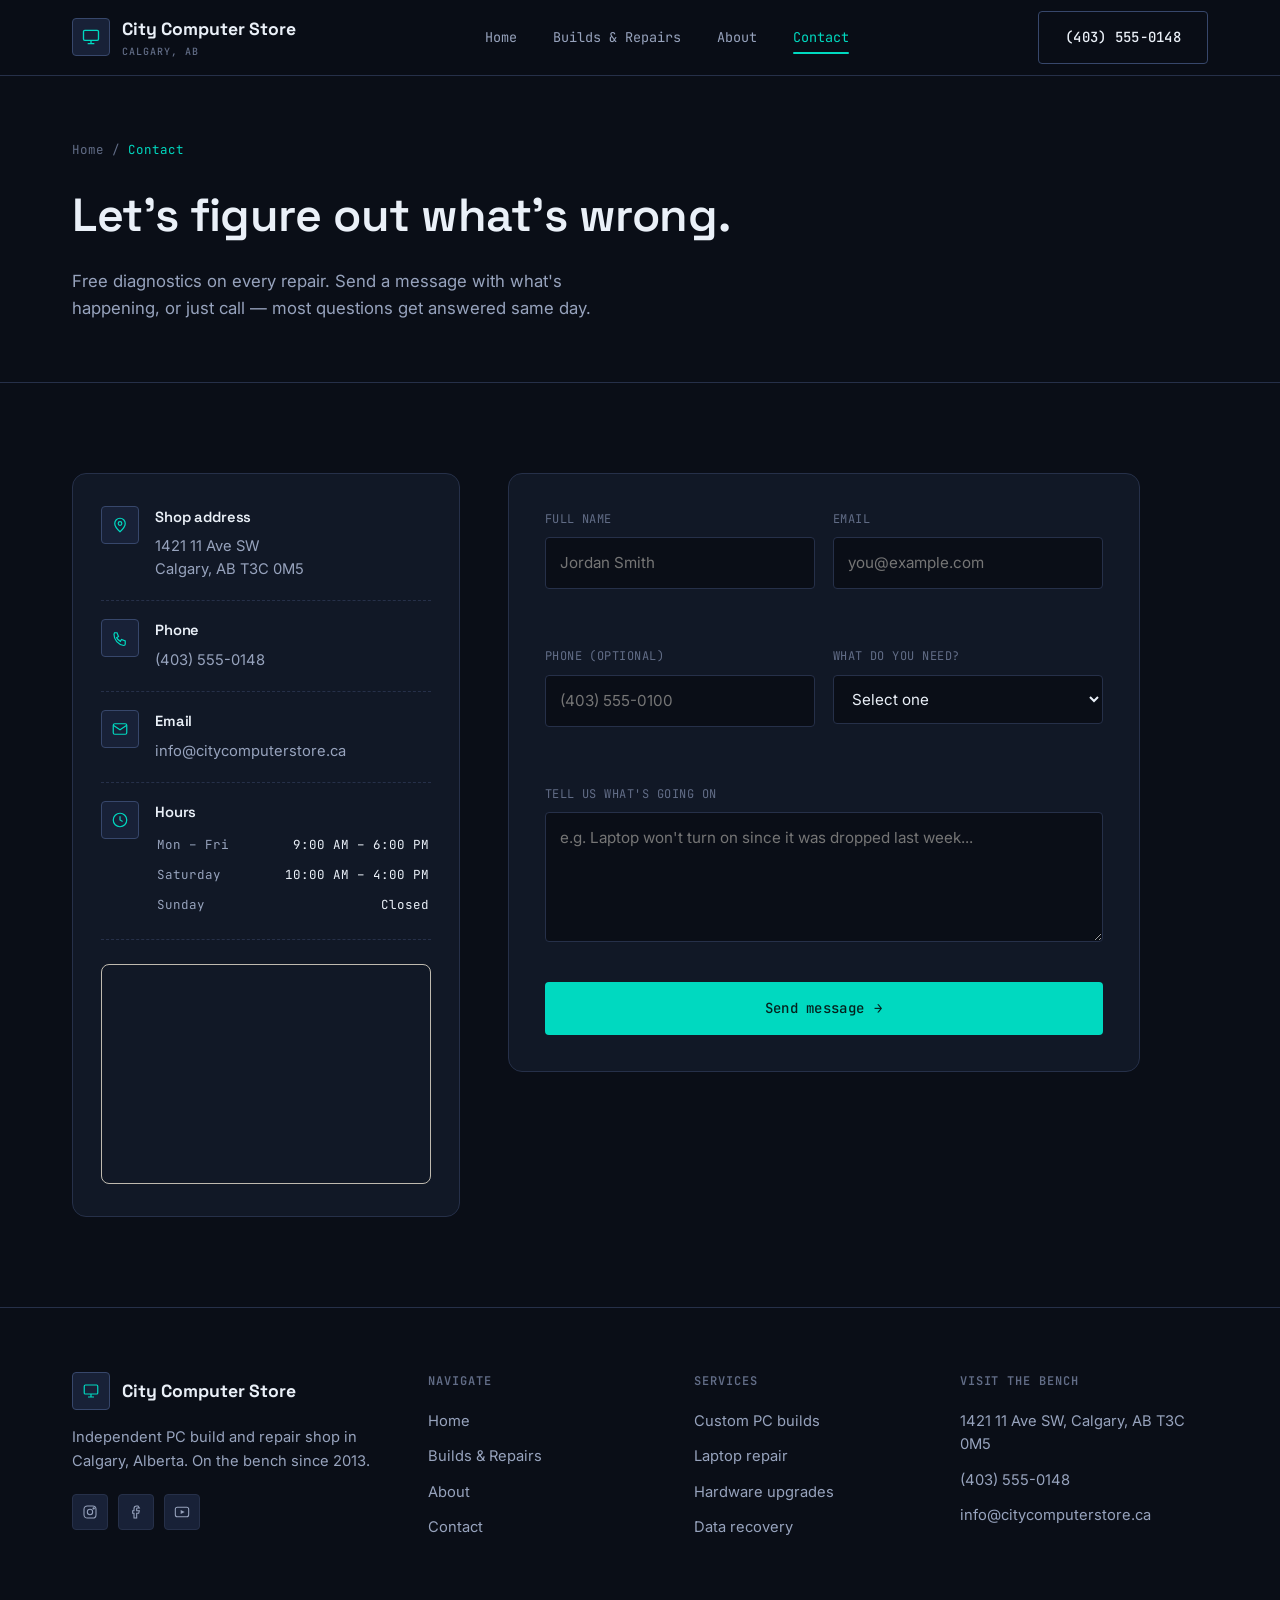
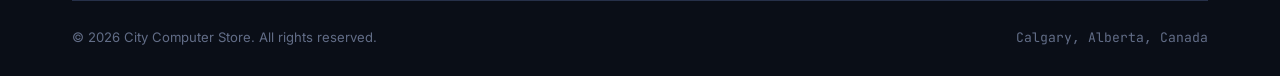
<file: projects/city-computer-store/contact.html>
<!DOCTYPE html>
<html lang="en">
<head>
<meta charset="UTF-8">
<meta name="viewport" content="width=device-width, initial-scale=1.0">
<title>Contact — City Computer Store</title>
<meta name="description" content="Book a repair or ask a question. City Computer Store, 1421 11 Ave SW, Calgary, AB. Call (403) 555-0148.">
<link rel="icon" href="data:image/svg+xml,<svg xmlns=%22http://www.w3.org/2000/svg%22 viewBox=%220 0 24 24%22><rect width=%2224%22 height=%2224%22 rx=%225%22 fill=%22%23111826%22/><path d=%22M6 8h12v7H6z%22 fill=%22none%22 stroke=%22%2300d9c0%22 stroke-width=%221.5%22/><path d=%22M9 18h6%22 stroke=%22%2300d9c0%22 stroke-width=%221.5%22/></svg>">
<link rel="stylesheet" href="css/style.css">
</head>
<body>

<header class="site-header">
  <div class="container">
    <a href="index.html" class="brand">
      <span class="brand-mark">
        <svg width="20" height="20" viewBox="0 0 24 24" fill="none" stroke="currentColor" stroke-width="1.6"><rect x="3" y="4" width="18" height="12" rx="1.5"/><path d="M8 20h8M12 16v4"/></svg>
      </span>
      <span class="brand-text">City Computer Store<sup>Calgary, AB</sup></span>
    </a>

    <nav class="main-nav">
      <a href="index.html">Home</a>
      <a href="products.html">Builds &amp; Repairs</a>
      <a href="about.html">About</a>
      <a href="contact.html" class="active">Contact</a>
    </nav>

    <div class="nav-cta">
      <a href="tel:+14035550148" class="btn btn-secondary">(403) 555-0148</a>
      <button class="nav-toggle" aria-label="Toggle menu" aria-expanded="false">
        <svg width="20" height="20" viewBox="0 0 24 24" fill="none" stroke="currentColor" stroke-width="2" stroke-linecap="round"><line x1="3" y1="6" x2="21" y2="6"/><line x1="3" y1="12" x2="21" y2="12"/><line x1="3" y1="18" x2="21" y2="18"/></svg>
      </button>
    </div>
  </div>
</header>

<main>

  <section class="page-header">
    <div class="container">
      <div class="breadcrumb"><a href="index.html">Home</a> / <span>Contact</span></div>
      <h1>Let's figure out what's wrong.</h1>
      <p>Free diagnostics on every repair. Send a message with what's happening, or just call — most questions get answered same day.</p>
    </div>
  </section>

  <section class="panel">
    <div class="container">
      <div class="contact-layout">

        <div class="info-card reveal">
          <div class="info-row">
            <div class="info-icon"><svg width="18" height="18" viewBox="0 0 24 24" fill="none" stroke="currentColor" stroke-width="1.6"><path d="M12 21s-7-6.2-7-11a7 7 0 0 1 14 0c0 4.8-7 11-7 11z"/><circle cx="12" cy="10" r="2.4"/></svg></div>
            <div>
              <h4>Shop address</h4>
              <p>1421 11 Ave SW<br>Calgary, AB T3C 0M5</p>
            </div>
          </div>
          <div class="info-row">
            <div class="info-icon"><svg width="18" height="18" viewBox="0 0 24 24" fill="none" stroke="currentColor" stroke-width="1.6"><path d="M4 5h4l2 5-2.5 1.5a11 11 0 0 0 5 5L14 14l5 2v4a2 2 0 0 1-2 2A15 15 0 0 1 4 7a2 2 0 0 1 2-2z"/></svg></div>
            <div>
              <h4>Phone</h4>
              <a href="tel:+14035550148">(403) 555-0148</a>
            </div>
          </div>
          <div class="info-row">
            <div class="info-icon"><svg width="18" height="18" viewBox="0 0 24 24" fill="none" stroke="currentColor" stroke-width="1.6"><rect x="3" y="5" width="18" height="14" rx="2"/><path d="M3 7l9 6 9-6"/></svg></div>
            <div>
              <h4>Email</h4>
              <a href="mailto:info@citycomputerstore.ca">info@citycomputerstore.ca</a>
            </div>
          </div>
          <div class="info-row">
            <div class="info-icon"><svg width="18" height="18" viewBox="0 0 24 24" fill="none" stroke="currentColor" stroke-width="1.6"><circle cx="12" cy="12" r="9"/><path d="M12 7v5l3.5 2"/></svg></div>
            <div style="width: 100%;">
              <h4>Hours</h4>
              <table class="hours-table">
                <tr><td>Mon – Fri</td><td>9:00 AM – 6:00 PM</td></tr>
                <tr><td>Saturday</td><td>10:00 AM – 4:00 PM</td></tr>
                <tr><td>Sunday</td><td>Closed</td></tr>
              </table>
            </div>
          </div>

          <div class="map-frame">
            <iframe
              src="https://www.openstreetmap.org/export/embed.html?bbox=-114.0965%2C51.0373%2C-114.0765%2C51.0493&layer=mapnik&marker=51.0433%2C-114.0865"
              title="Map showing City Computer Store location in Calgary, Alberta"
              loading="lazy">
            </iframe>
          </div>
        </div>

        <div class="contact-form-panel reveal">
          <div id="form-status" class="form-status"></div>
          <form id="contact-form" novalidate>
            <div class="form-row">
              <div class="field">
                <label for="name">Full name</label>
                <input type="text" id="name" name="name" data-required placeholder="Jordan Smith">
                <span class="error-msg"></span>
              </div>
              <div class="field">
                <label for="email">Email</label>
                <input type="email" id="email" name="email" data-required placeholder="you@example.com">
                <span class="error-msg"></span>
              </div>
            </div>

            <div class="form-row">
              <div class="field">
                <label for="phone">Phone (optional)</label>
                <input type="tel" id="phone" name="phone" placeholder="(403) 555-0100">
                <span class="error-msg"></span>
              </div>
              <div class="field">
                <label for="topic">What do you need?</label>
                <select id="topic" name="topic" data-required>
                  <option value="">Select one</option>
                  <option>Laptop repair</option>
                  <option>Desktop repair</option>
                  <option>Custom build quote</option>
                  <option>Upgrade / component install</option>
                  <option>Data recovery</option>
                  <option>Something else</option>
                </select>
                <span class="error-msg"></span>
              </div>
            </div>

            <div class="field">
              <label for="message">Tell us what's going on</label>
              <textarea id="message" name="message" data-required placeholder="e.g. Laptop won't turn on since it was dropped last week..."></textarea>
              <span class="error-msg"></span>
            </div>

            <button type="submit" class="btn btn-primary" style="width: 100%;">Send message<span class="btn-arrow"> →</span></button>
          </form>
        </div>

      </div>
    </div>
  </section>

</main>

<footer class="site-footer">
  <div class="container">
    <div class="footer-grid">
      <div class="footer-brand">
        <a href="index.html" class="brand">
          <span class="brand-mark">
            <svg width="18" height="18" viewBox="0 0 24 24" fill="none" stroke="currentColor" stroke-width="1.6"><rect x="3" y="4" width="18" height="12" rx="1.5"/><path d="M8 20h8M12 16v4"/></svg>
          </span>
          <span class="brand-text">City Computer Store</span>
        </a>
        <p>Independent PC build and repair shop in Calgary, Alberta. On the bench since 2013.</p>
        <div class="footer-social">
          <a href="#" aria-label="Instagram"><svg width="16" height="16" viewBox="0 0 24 24" fill="none" stroke="currentColor" stroke-width="1.6"><rect x="3" y="3" width="18" height="18" rx="5"/><circle cx="12" cy="12" r="4"/><circle cx="17.5" cy="6.5" r="1"/></svg></a>
          <a href="#" aria-label="Facebook"><svg width="16" height="16" viewBox="0 0 24 24" fill="none" stroke="currentColor" stroke-width="1.6"><path d="M15 3h-2a4 4 0 0 0-4 4v3H7v4h2v7h4v-7h3l1-4h-4V7a1 1 0 0 1 1-1h3z"/></svg></a>
          <a href="#" aria-label="YouTube"><svg width="16" height="16" viewBox="0 0 24 24" fill="none" stroke="currentColor" stroke-width="1.6"><rect x="2" y="5" width="20" height="14" rx="3"/><path d="M10 9l6 3-6 3z" fill="currentColor" stroke="none"/></svg></a>
        </div>
      </div>

      <div class="footer-col">
        <h4>Navigate</h4>
        <a href="index.html">Home</a>
        <a href="products.html">Builds &amp; Repairs</a>
        <a href="about.html">About</a>
        <a href="contact.html">Contact</a>
      </div>

      <div class="footer-col">
        <h4>Services</h4>
        <ul>
          <li>Custom PC builds</li>
          <li>Laptop repair</li>
          <li>Hardware upgrades</li>
          <li>Data recovery</li>
        </ul>
      </div>

      <div class="footer-col">
        <h4>Visit the bench</h4>
        <a href="https://maps.google.com/?q=1421+11+Ave+SW+Calgary+AB" target="_blank" rel="noopener">1421 11 Ave SW, Calgary, AB T3C 0M5</a>
        <a href="tel:+14035550148">(403) 555-0148</a>
        <a href="mailto:info@citycomputerstore.ca">info@citycomputerstore.ca</a>
      </div>
    </div>

    <div class="footer-bottom">
      <span>© <span id="footer-year">2026</span> City Computer Store. All rights reserved.</span>
      <span class="mono">Calgary, Alberta, Canada</span>
    </div>
  </div>
</footer>

<script src="js/script.js"></script>
</body>
</html>
</file>
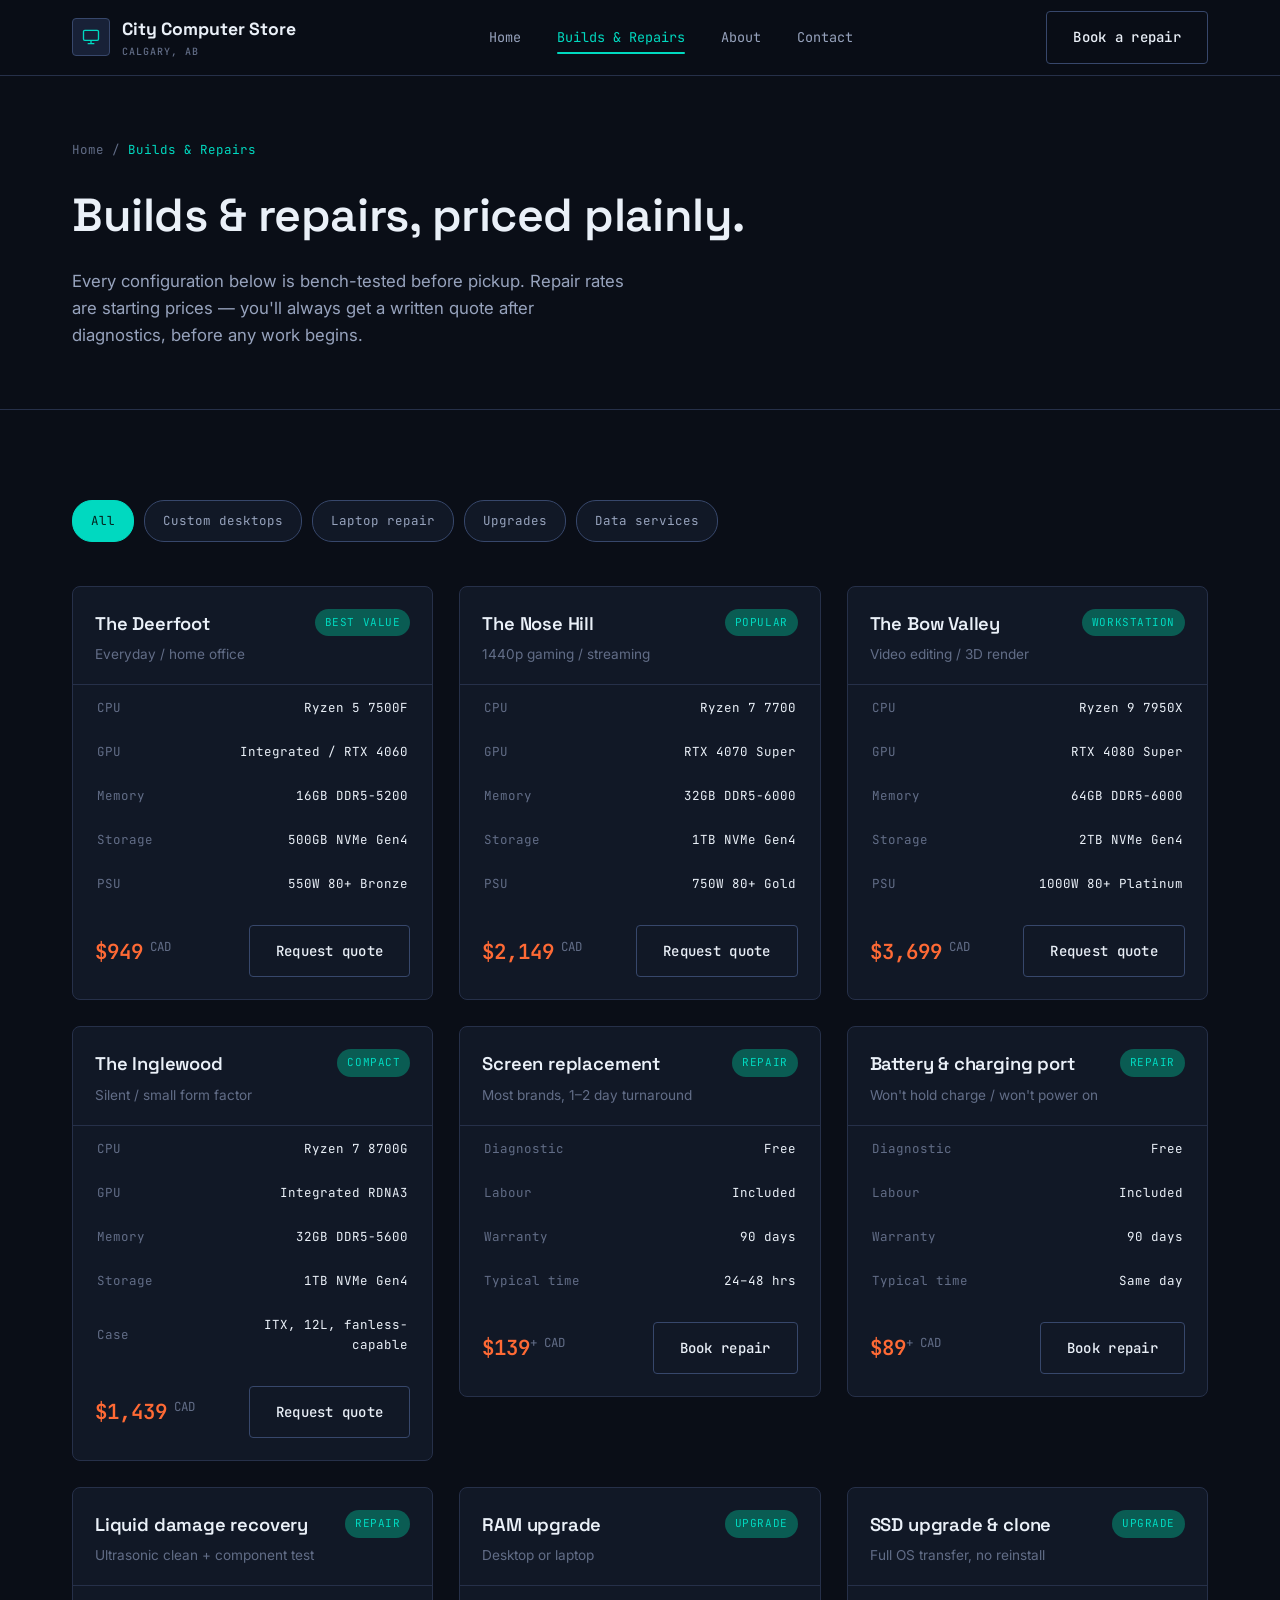
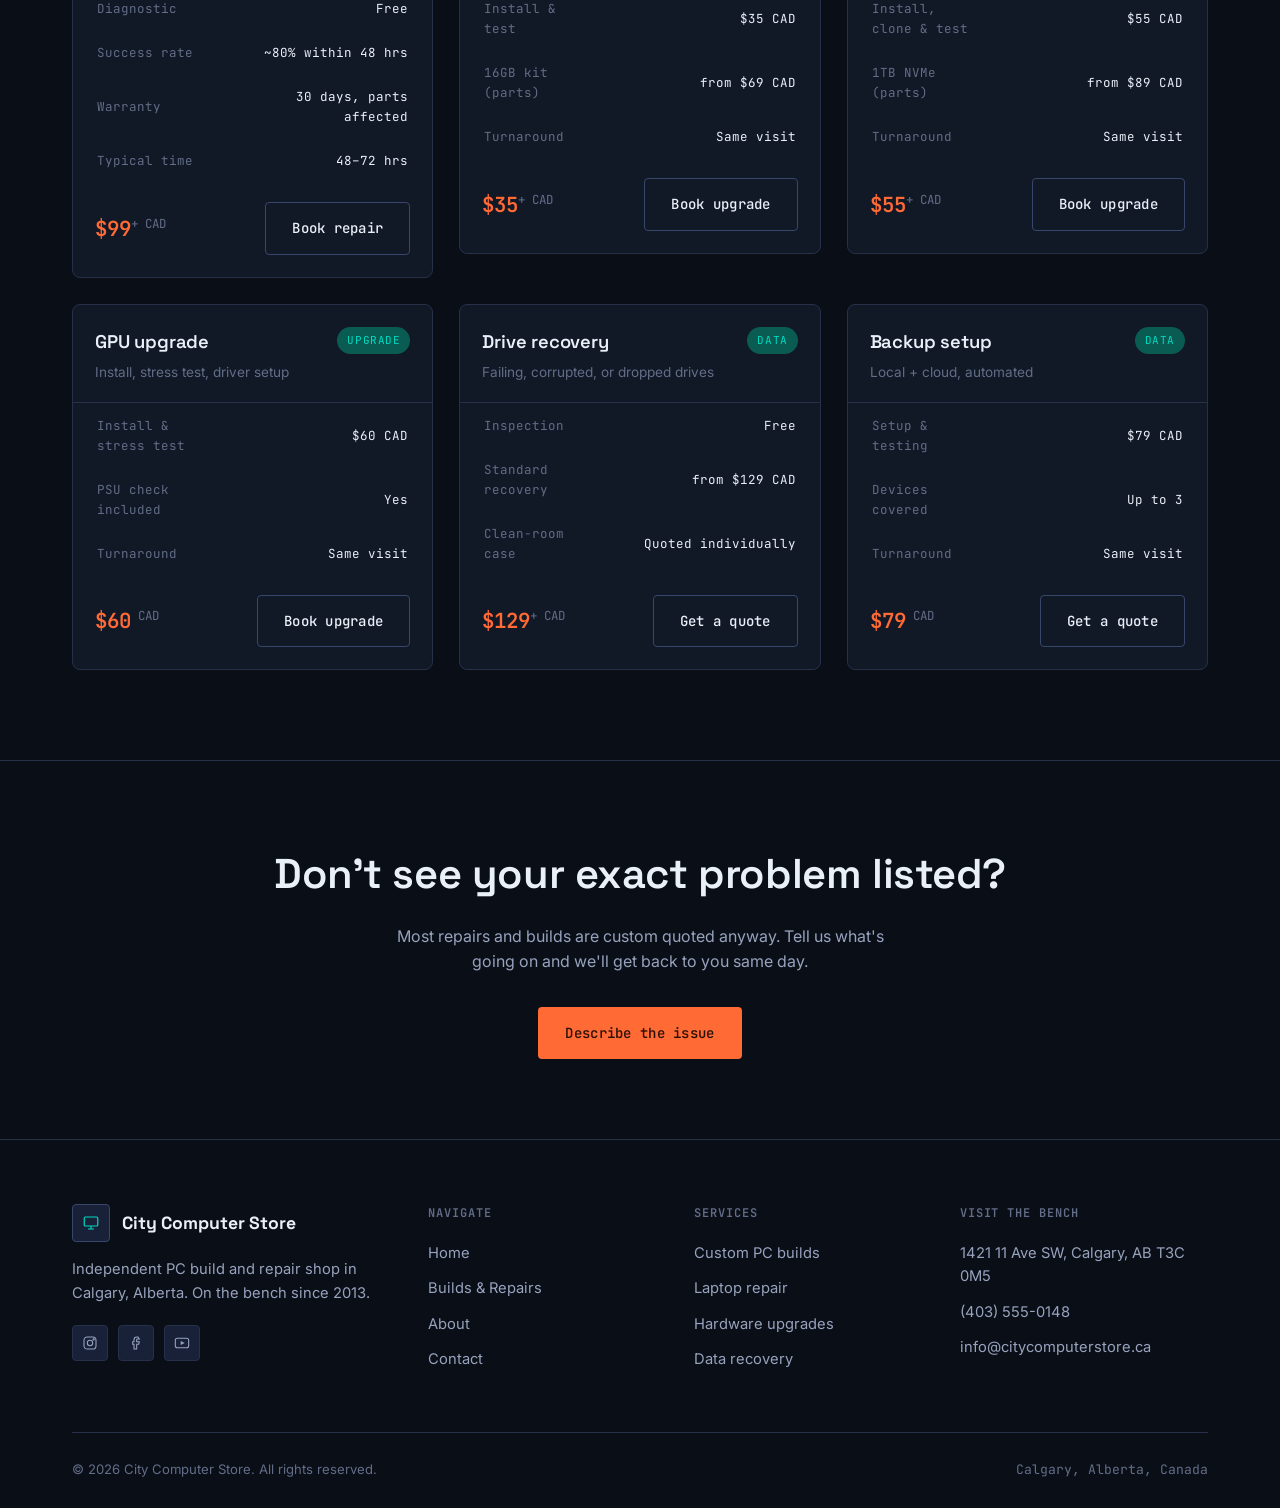
<file: projects/city-computer-store/products.html>
<!DOCTYPE html>
<html lang="en">
<head>
<meta charset="UTF-8">
<meta name="viewport" content="width=device-width, initial-scale=1.0">
<title>Builds &amp; Repairs — City Computer Store</title>
<meta name="description" content="Custom PC builds, laptop and desktop repair pricing, and hardware upgrade rates at City Computer Store in Calgary, Alberta.">
<link rel="icon" href="data:image/svg+xml,<svg xmlns=%22http://www.w3.org/2000/svg%22 viewBox=%220 0 24 24%22><rect width=%2224%22 height=%2224%22 rx=%225%22 fill=%22%23111826%22/><path d=%22M6 8h12v7H6z%22 fill=%22none%22 stroke=%22%2300d9c0%22 stroke-width=%221.5%22/><path d=%22M9 18h6%22 stroke=%22%2300d9c0%22 stroke-width=%221.5%22/></svg>">
<link rel="stylesheet" href="css/style.css">
</head>
<body>

<header class="site-header">
  <div class="container">
    <a href="index.html" class="brand">
      <span class="brand-mark">
        <svg width="20" height="20" viewBox="0 0 24 24" fill="none" stroke="currentColor" stroke-width="1.6"><rect x="3" y="4" width="18" height="12" rx="1.5"/><path d="M8 20h8M12 16v4"/></svg>
      </span>
      <span class="brand-text">City Computer Store<sup>Calgary, AB</sup></span>
    </a>

    <nav class="main-nav">
      <a href="index.html">Home</a>
      <a href="products.html" class="active">Builds &amp; Repairs</a>
      <a href="about.html">About</a>
      <a href="contact.html">Contact</a>
    </nav>

    <div class="nav-cta">
      <a href="contact.html" class="btn btn-secondary">Book a repair</a>
      <button class="nav-toggle" aria-label="Toggle menu" aria-expanded="false">
        <svg width="20" height="20" viewBox="0 0 24 24" fill="none" stroke="currentColor" stroke-width="2" stroke-linecap="round"><line x1="3" y1="6" x2="21" y2="6"/><line x1="3" y1="12" x2="21" y2="12"/><line x1="3" y1="18" x2="21" y2="18"/></svg>
      </button>
    </div>
  </div>
</header>

<main>

  <section class="page-header">
    <div class="container">
      <div class="breadcrumb"><a href="index.html">Home</a> / <span>Builds &amp; Repairs</span></div>
      <h1>Builds &amp; repairs, priced plainly.</h1>
      <p>Every configuration below is bench-tested before pickup. Repair rates are starting prices — you'll always get a written quote after diagnostics, before any work begins.</p>
    </div>
  </section>

  <section class="panel">
    <div class="container">

      <div class="filter-bar">
        <button class="filter-btn active" data-filter="all">All</button>
        <button class="filter-btn" data-filter="desktop">Custom desktops</button>
        <button class="filter-btn" data-filter="laptop">Laptop repair</button>
        <button class="filter-btn" data-filter="upgrade">Upgrades</button>
        <button class="filter-btn" data-filter="data">Data services</button>
      </div>

      <div class="grid-3">

        <!-- Desktops -->
        <div class="build-item reveal" data-category="desktop">
          <div class="build-card">
            <div class="build-head">
              <div><h3>The Deerfoot</h3><div class="use-case">Everyday / home office</div></div>
              <span class="build-badge">Best value</span>
            </div>
            <table class="spec-table">
              <tr><td>CPU</td><td>Ryzen 5 7500F</td></tr>
              <tr><td>GPU</td><td>Integrated / RTX 4060</td></tr>
              <tr><td>Memory</td><td>16GB DDR5-5200</td></tr>
              <tr><td>Storage</td><td>500GB NVMe Gen4</td></tr>
              <tr><td>PSU</td><td>550W 80+ Bronze</td></tr>
            </table>
            <div class="build-footer">
              <div class="build-price">$949<sup> CAD</sup></div>
              <a href="contact.html" class="btn btn-secondary">Request quote</a>
            </div>
          </div>
        </div>

        <div class="build-item reveal" data-category="desktop">
          <div class="build-card">
            <div class="build-head">
              <div><h3>The Nose Hill</h3><div class="use-case">1440p gaming / streaming</div></div>
              <span class="build-badge">Popular</span>
            </div>
            <table class="spec-table">
              <tr><td>CPU</td><td>Ryzen 7 7700</td></tr>
              <tr><td>GPU</td><td>RTX 4070 Super</td></tr>
              <tr><td>Memory</td><td>32GB DDR5-6000</td></tr>
              <tr><td>Storage</td><td>1TB NVMe Gen4</td></tr>
              <tr><td>PSU</td><td>750W 80+ Gold</td></tr>
            </table>
            <div class="build-footer">
              <div class="build-price">$2,149<sup> CAD</sup></div>
              <a href="contact.html" class="btn btn-secondary">Request quote</a>
            </div>
          </div>
        </div>

        <div class="build-item reveal" data-category="desktop">
          <div class="build-card">
            <div class="build-head">
              <div><h3>The Bow Valley</h3><div class="use-case">Video editing / 3D render</div></div>
              <span class="build-badge">Workstation</span>
            </div>
            <table class="spec-table">
              <tr><td>CPU</td><td>Ryzen 9 7950X</td></tr>
              <tr><td>GPU</td><td>RTX 4080 Super</td></tr>
              <tr><td>Memory</td><td>64GB DDR5-6000</td></tr>
              <tr><td>Storage</td><td>2TB NVMe Gen4</td></tr>
              <tr><td>PSU</td><td>1000W 80+ Platinum</td></tr>
            </table>
            <div class="build-footer">
              <div class="build-price">$3,699<sup> CAD</sup></div>
              <a href="contact.html" class="btn btn-secondary">Request quote</a>
            </div>
          </div>
        </div>

        <div class="build-item reveal" data-category="desktop">
          <div class="build-card">
            <div class="build-head">
              <div><h3>The Inglewood</h3><div class="use-case">Silent / small form factor</div></div>
              <span class="build-badge">Compact</span>
            </div>
            <table class="spec-table">
              <tr><td>CPU</td><td>Ryzen 7 8700G</td></tr>
              <tr><td>GPU</td><td>Integrated RDNA3</td></tr>
              <tr><td>Memory</td><td>32GB DDR5-5600</td></tr>
              <tr><td>Storage</td><td>1TB NVMe Gen4</td></tr>
              <tr><td>Case</td><td>ITX, 12L, fanless-capable</td></tr>
            </table>
            <div class="build-footer">
              <div class="build-price">$1,439<sup> CAD</sup></div>
              <a href="contact.html" class="btn btn-secondary">Request quote</a>
            </div>
          </div>
        </div>

        <!-- Laptop repair -->
        <div class="build-item reveal" data-category="laptop">
          <div class="build-card">
            <div class="build-head">
              <div><h3>Screen replacement</h3><div class="use-case">Most brands, 1–2 day turnaround</div></div>
              <span class="build-badge">Repair</span>
            </div>
            <table class="spec-table">
              <tr><td>Diagnostic</td><td>Free</td></tr>
              <tr><td>Labour</td><td>Included</td></tr>
              <tr><td>Warranty</td><td>90 days</td></tr>
              <tr><td>Typical time</td><td>24–48 hrs</td></tr>
            </table>
            <div class="build-footer">
              <div class="build-price">$139<sup>+ CAD</sup></div>
              <a href="contact.html" class="btn btn-secondary">Book repair</a>
            </div>
          </div>
        </div>

        <div class="build-item reveal" data-category="laptop">
          <div class="build-card">
            <div class="build-head">
              <div><h3>Battery &amp; charging port</h3><div class="use-case">Won't hold charge / won't power on</div></div>
              <span class="build-badge">Repair</span>
            </div>
            <table class="spec-table">
              <tr><td>Diagnostic</td><td>Free</td></tr>
              <tr><td>Labour</td><td>Included</td></tr>
              <tr><td>Warranty</td><td>90 days</td></tr>
              <tr><td>Typical time</td><td>Same day</td></tr>
            </table>
            <div class="build-footer">
              <div class="build-price">$89<sup>+ CAD</sup></div>
              <a href="contact.html" class="btn btn-secondary">Book repair</a>
            </div>
          </div>
        </div>

        <div class="build-item reveal" data-category="laptop">
          <div class="build-card">
            <div class="build-head">
              <div><h3>Liquid damage recovery</h3><div class="use-case">Ultrasonic clean + component test</div></div>
              <span class="build-badge">Repair</span>
            </div>
            <table class="spec-table">
              <tr><td>Diagnostic</td><td>Free</td></tr>
              <tr><td>Success rate</td><td>~80% within 48 hrs</td></tr>
              <tr><td>Warranty</td><td>30 days, parts affected</td></tr>
              <tr><td>Typical time</td><td>48–72 hrs</td></tr>
            </table>
            <div class="build-footer">
              <div class="build-price">$99<sup>+ CAD</sup></div>
              <a href="contact.html" class="btn btn-secondary">Book repair</a>
            </div>
          </div>
        </div>

        <!-- Upgrades -->
        <div class="build-item reveal" data-category="upgrade">
          <div class="build-card">
            <div class="build-head">
              <div><h3>RAM upgrade</h3><div class="use-case">Desktop or laptop</div></div>
              <span class="build-badge">Upgrade</span>
            </div>
            <table class="spec-table">
              <tr><td>Install &amp; test</td><td>$35 CAD</td></tr>
              <tr><td>16GB kit (parts)</td><td>from $69 CAD</td></tr>
              <tr><td>Turnaround</td><td>Same visit</td></tr>
            </table>
            <div class="build-footer">
              <div class="build-price">$35<sup>+ CAD</sup></div>
              <a href="contact.html" class="btn btn-secondary">Book upgrade</a>
            </div>
          </div>
        </div>

        <div class="build-item reveal" data-category="upgrade">
          <div class="build-card">
            <div class="build-head">
              <div><h3>SSD upgrade &amp; clone</h3><div class="use-case">Full OS transfer, no reinstall</div></div>
              <span class="build-badge">Upgrade</span>
            </div>
            <table class="spec-table">
              <tr><td>Install, clone &amp; test</td><td>$55 CAD</td></tr>
              <tr><td>1TB NVMe (parts)</td><td>from $89 CAD</td></tr>
              <tr><td>Turnaround</td><td>Same visit</td></tr>
            </table>
            <div class="build-footer">
              <div class="build-price">$55<sup>+ CAD</sup></div>
              <a href="contact.html" class="btn btn-secondary">Book upgrade</a>
            </div>
          </div>
        </div>

        <div class="build-item reveal" data-category="upgrade">
          <div class="build-card">
            <div class="build-head">
              <div><h3>GPU upgrade</h3><div class="use-case">Install, stress test, driver setup</div></div>
              <span class="build-badge">Upgrade</span>
            </div>
            <table class="spec-table">
              <tr><td>Install &amp; stress test</td><td>$60 CAD</td></tr>
              <tr><td>PSU check included</td><td>Yes</td></tr>
              <tr><td>Turnaround</td><td>Same visit</td></tr>
            </table>
            <div class="build-footer">
              <div class="build-price">$60<sup> CAD</sup></div>
              <a href="contact.html" class="btn btn-secondary">Book upgrade</a>
            </div>
          </div>
        </div>

        <!-- Data services -->
        <div class="build-item reveal" data-category="data">
          <div class="build-card">
            <div class="build-head">
              <div><h3>Drive recovery</h3><div class="use-case">Failing, corrupted, or dropped drives</div></div>
              <span class="build-badge">Data</span>
            </div>
            <table class="spec-table">
              <tr><td>Inspection</td><td>Free</td></tr>
              <tr><td>Standard recovery</td><td>from $129 CAD</td></tr>
              <tr><td>Clean-room case</td><td>Quoted individually</td></tr>
            </table>
            <div class="build-footer">
              <div class="build-price">$129<sup>+ CAD</sup></div>
              <a href="contact.html" class="btn btn-secondary">Get a quote</a>
            </div>
          </div>
        </div>

        <div class="build-item reveal" data-category="data">
          <div class="build-card">
            <div class="build-head">
              <div><h3>Backup setup</h3><div class="use-case">Local + cloud, automated</div></div>
              <span class="build-badge">Data</span>
            </div>
            <table class="spec-table">
              <tr><td>Setup &amp; testing</td><td>$79 CAD</td></tr>
              <tr><td>Devices covered</td><td>Up to 3</td></tr>
              <tr><td>Turnaround</td><td>Same visit</td></tr>
            </table>
            <div class="build-footer">
              <div class="build-price">$79<sup> CAD</sup></div>
              <a href="contact.html" class="btn btn-secondary">Get a quote</a>
            </div>
          </div>
        </div>

      </div>
    </div>
  </section>

  <section class="cta-banner">
    <div class="container">
      <h2>Don't see your exact problem listed?</h2>
      <p>Most repairs and builds are custom quoted anyway. Tell us what's going on and we'll get back to you same day.</p>
      <div class="cta-actions">
        <a href="contact.html" class="btn btn-orange">Describe the issue</a>
      </div>
    </div>
  </section>

</main>

<footer class="site-footer">
  <div class="container">
    <div class="footer-grid">
      <div class="footer-brand">
        <a href="index.html" class="brand">
          <span class="brand-mark">
            <svg width="18" height="18" viewBox="0 0 24 24" fill="none" stroke="currentColor" stroke-width="1.6"><rect x="3" y="4" width="18" height="12" rx="1.5"/><path d="M8 20h8M12 16v4"/></svg>
          </span>
          <span class="brand-text">City Computer Store</span>
        </a>
        <p>Independent PC build and repair shop in Calgary, Alberta. On the bench since 2013.</p>
        <div class="footer-social">
          <a href="#" aria-label="Instagram"><svg width="16" height="16" viewBox="0 0 24 24" fill="none" stroke="currentColor" stroke-width="1.6"><rect x="3" y="3" width="18" height="18" rx="5"/><circle cx="12" cy="12" r="4"/><circle cx="17.5" cy="6.5" r="1"/></svg></a>
          <a href="#" aria-label="Facebook"><svg width="16" height="16" viewBox="0 0 24 24" fill="none" stroke="currentColor" stroke-width="1.6"><path d="M15 3h-2a4 4 0 0 0-4 4v3H7v4h2v7h4v-7h3l1-4h-4V7a1 1 0 0 1 1-1h3z"/></svg></a>
          <a href="#" aria-label="YouTube"><svg width="16" height="16" viewBox="0 0 24 24" fill="none" stroke="currentColor" stroke-width="1.6"><rect x="2" y="5" width="20" height="14" rx="3"/><path d="M10 9l6 3-6 3z" fill="currentColor" stroke="none"/></svg></a>
        </div>
      </div>

      <div class="footer-col">
        <h4>Navigate</h4>
        <a href="index.html">Home</a>
        <a href="products.html">Builds &amp; Repairs</a>
        <a href="about.html">About</a>
        <a href="contact.html">Contact</a>
      </div>

      <div class="footer-col">
        <h4>Services</h4>
        <ul>
          <li>Custom PC builds</li>
          <li>Laptop repair</li>
          <li>Hardware upgrades</li>
          <li>Data recovery</li>
        </ul>
      </div>

      <div class="footer-col">
        <h4>Visit the bench</h4>
        <a href="https://maps.google.com/?q=1421+11+Ave+SW+Calgary+AB" target="_blank" rel="noopener">1421 11 Ave SW, Calgary, AB T3C 0M5</a>
        <a href="tel:+14035550148">(403) 555-0148</a>
        <a href="mailto:info@citycomputerstore.ca">info@citycomputerstore.ca</a>
      </div>
    </div>

    <div class="footer-bottom">
      <span>© <span id="footer-year">2026</span> City Computer Store. All rights reserved.</span>
      <span class="mono">Calgary, Alberta, Canada</span>
    </div>
  </div>
</footer>

<script src="js/script.js"></script>
</body>
</html>
</file>
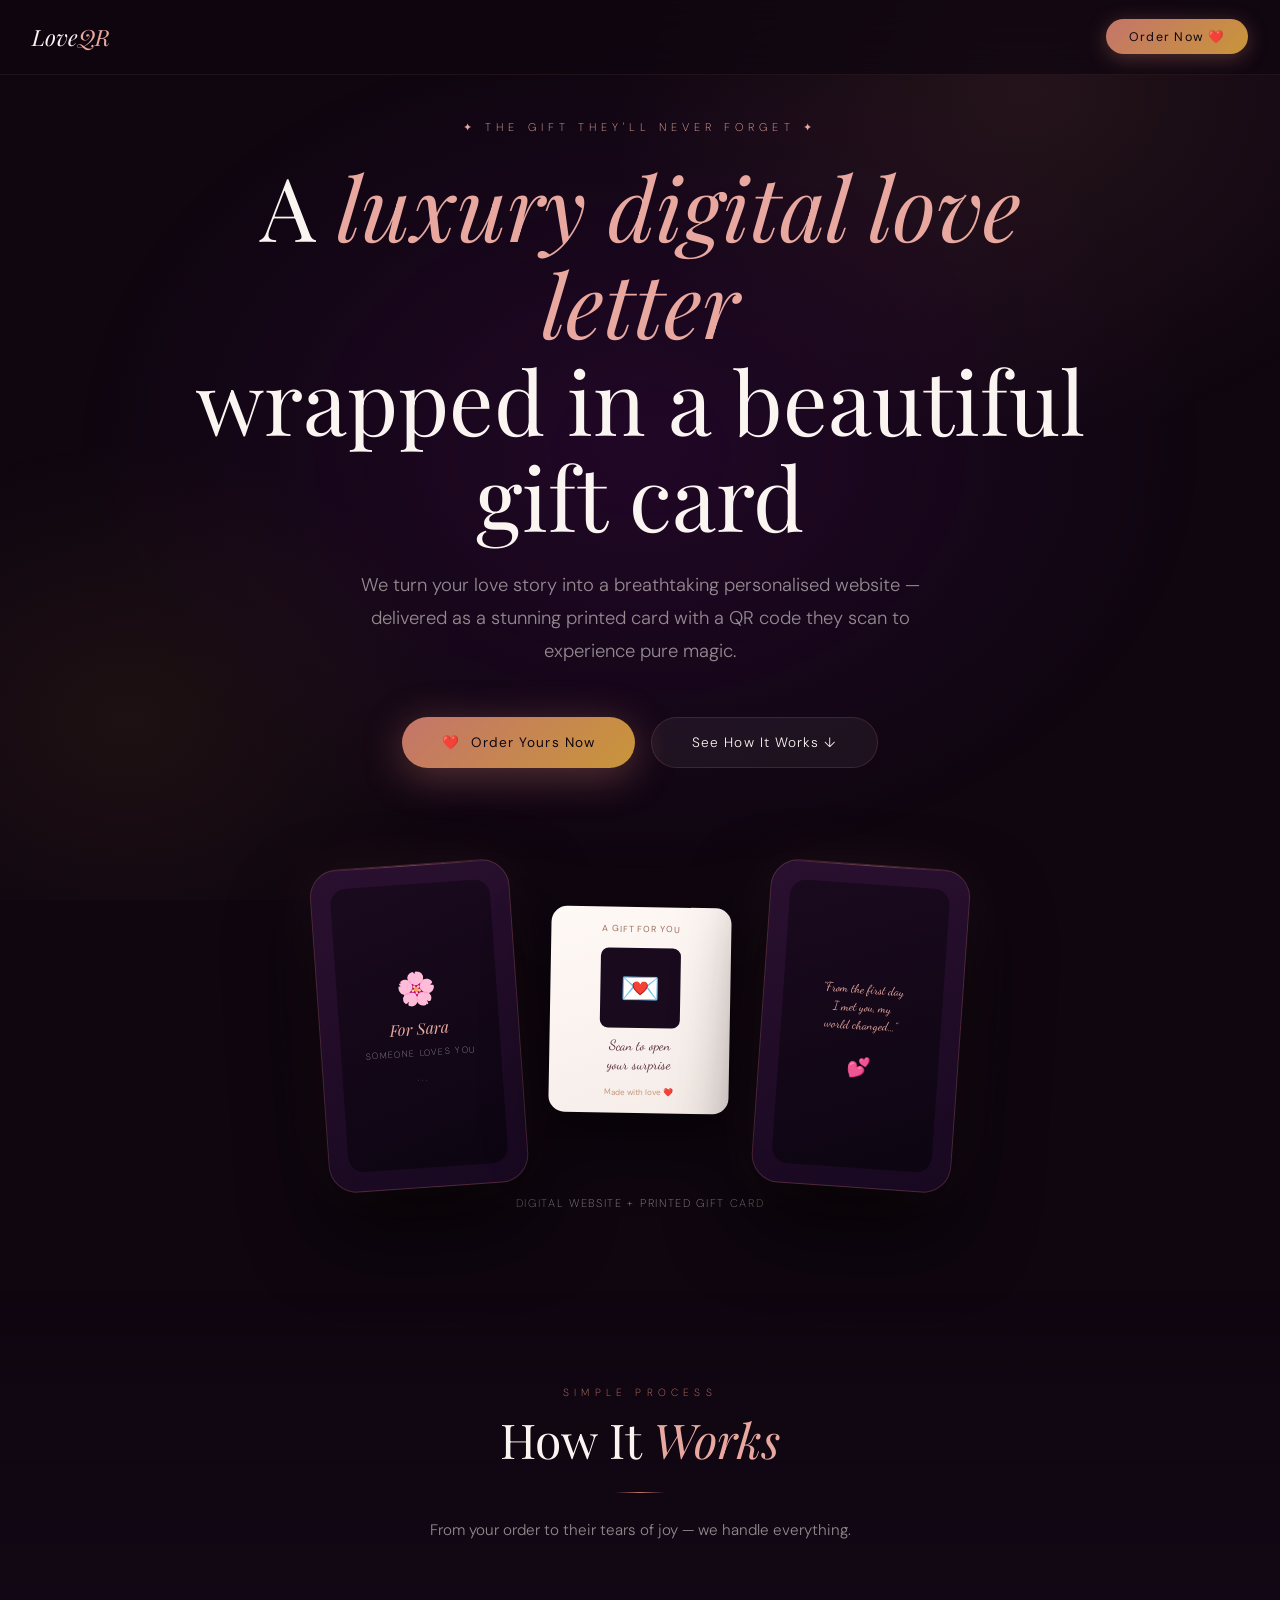
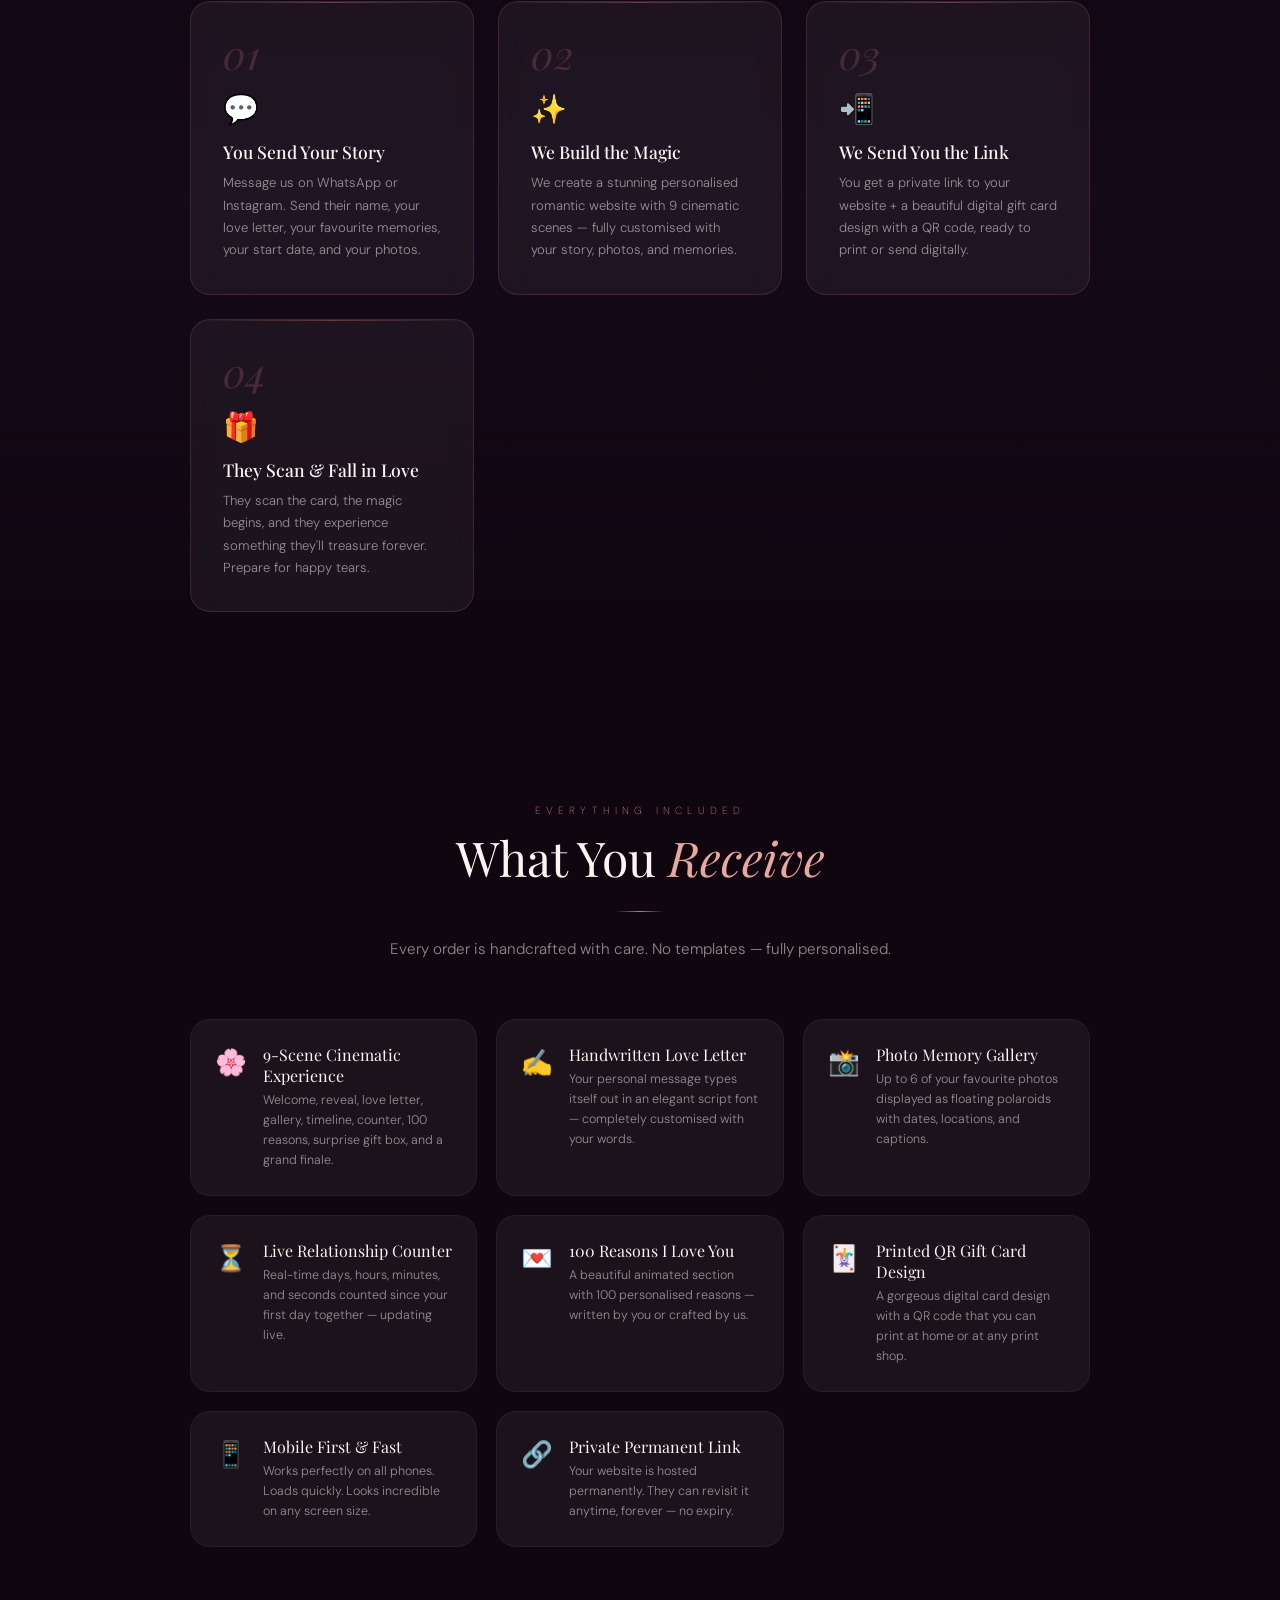
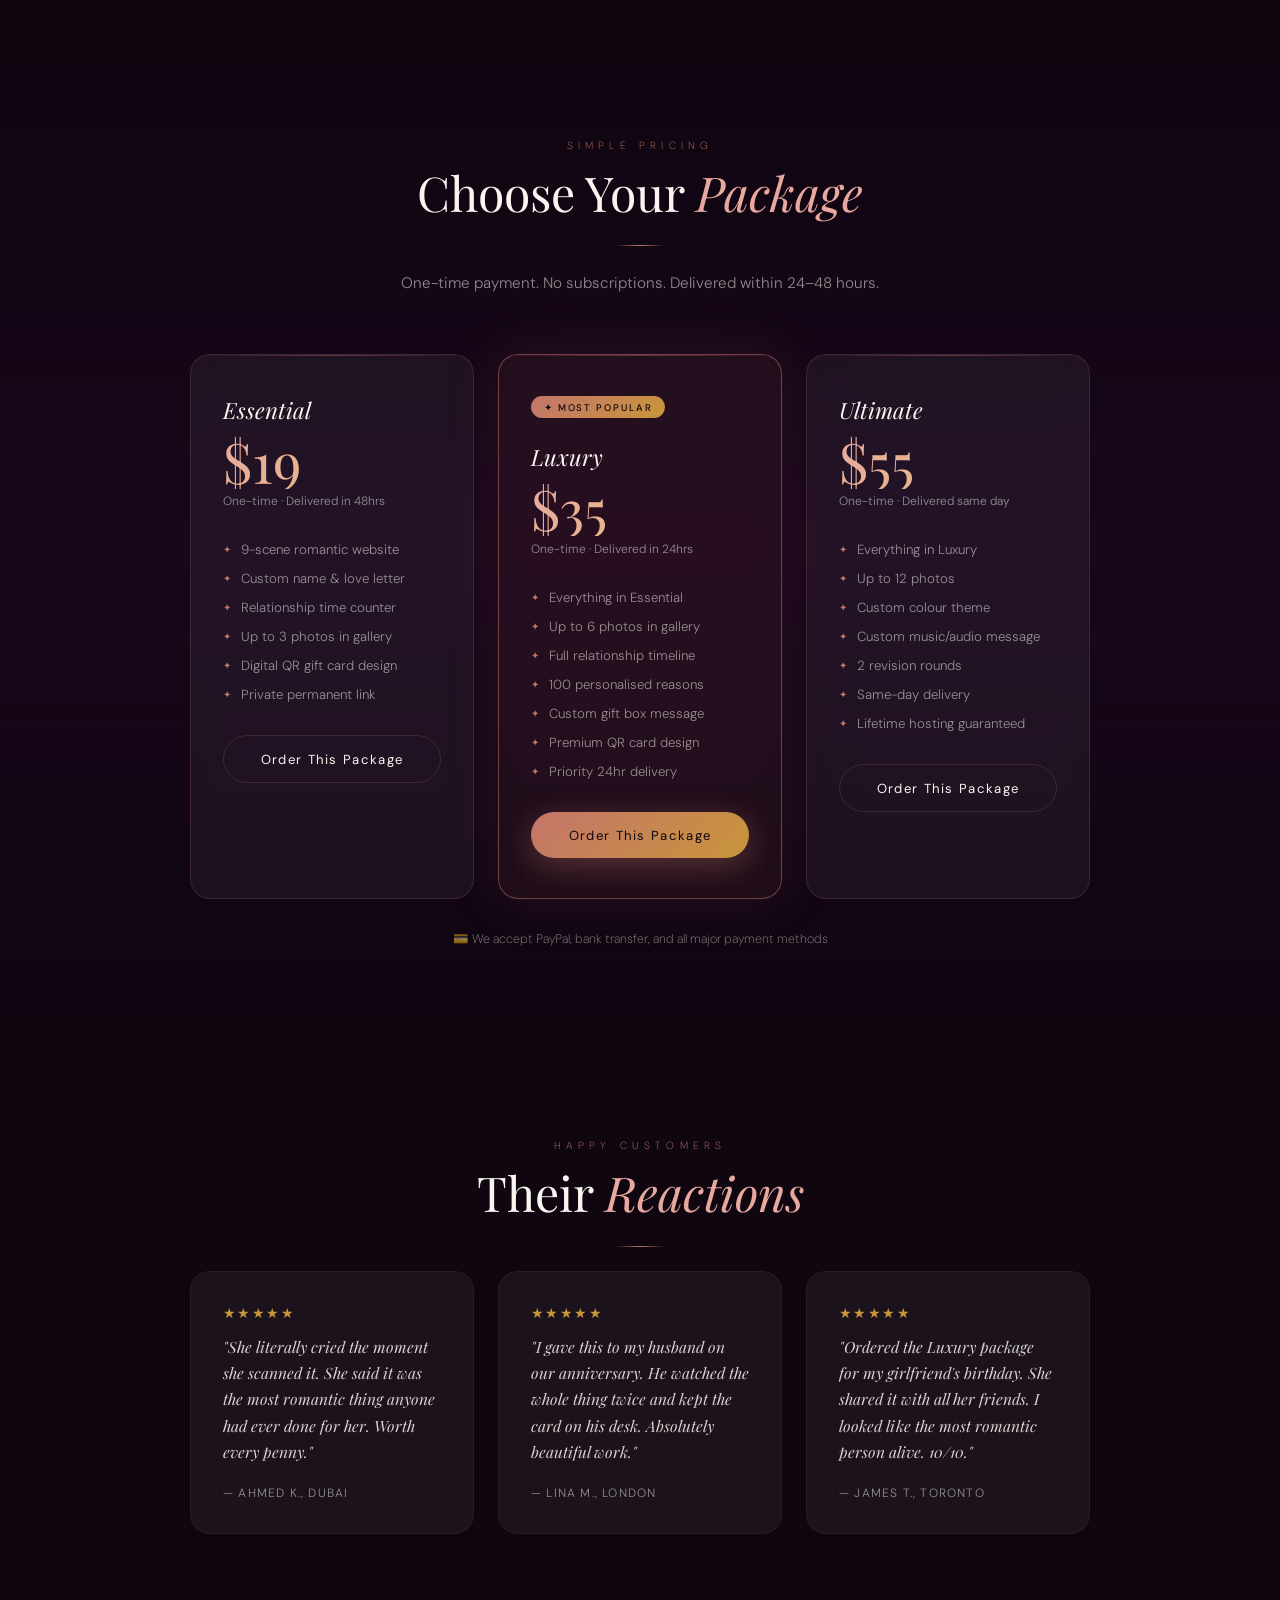
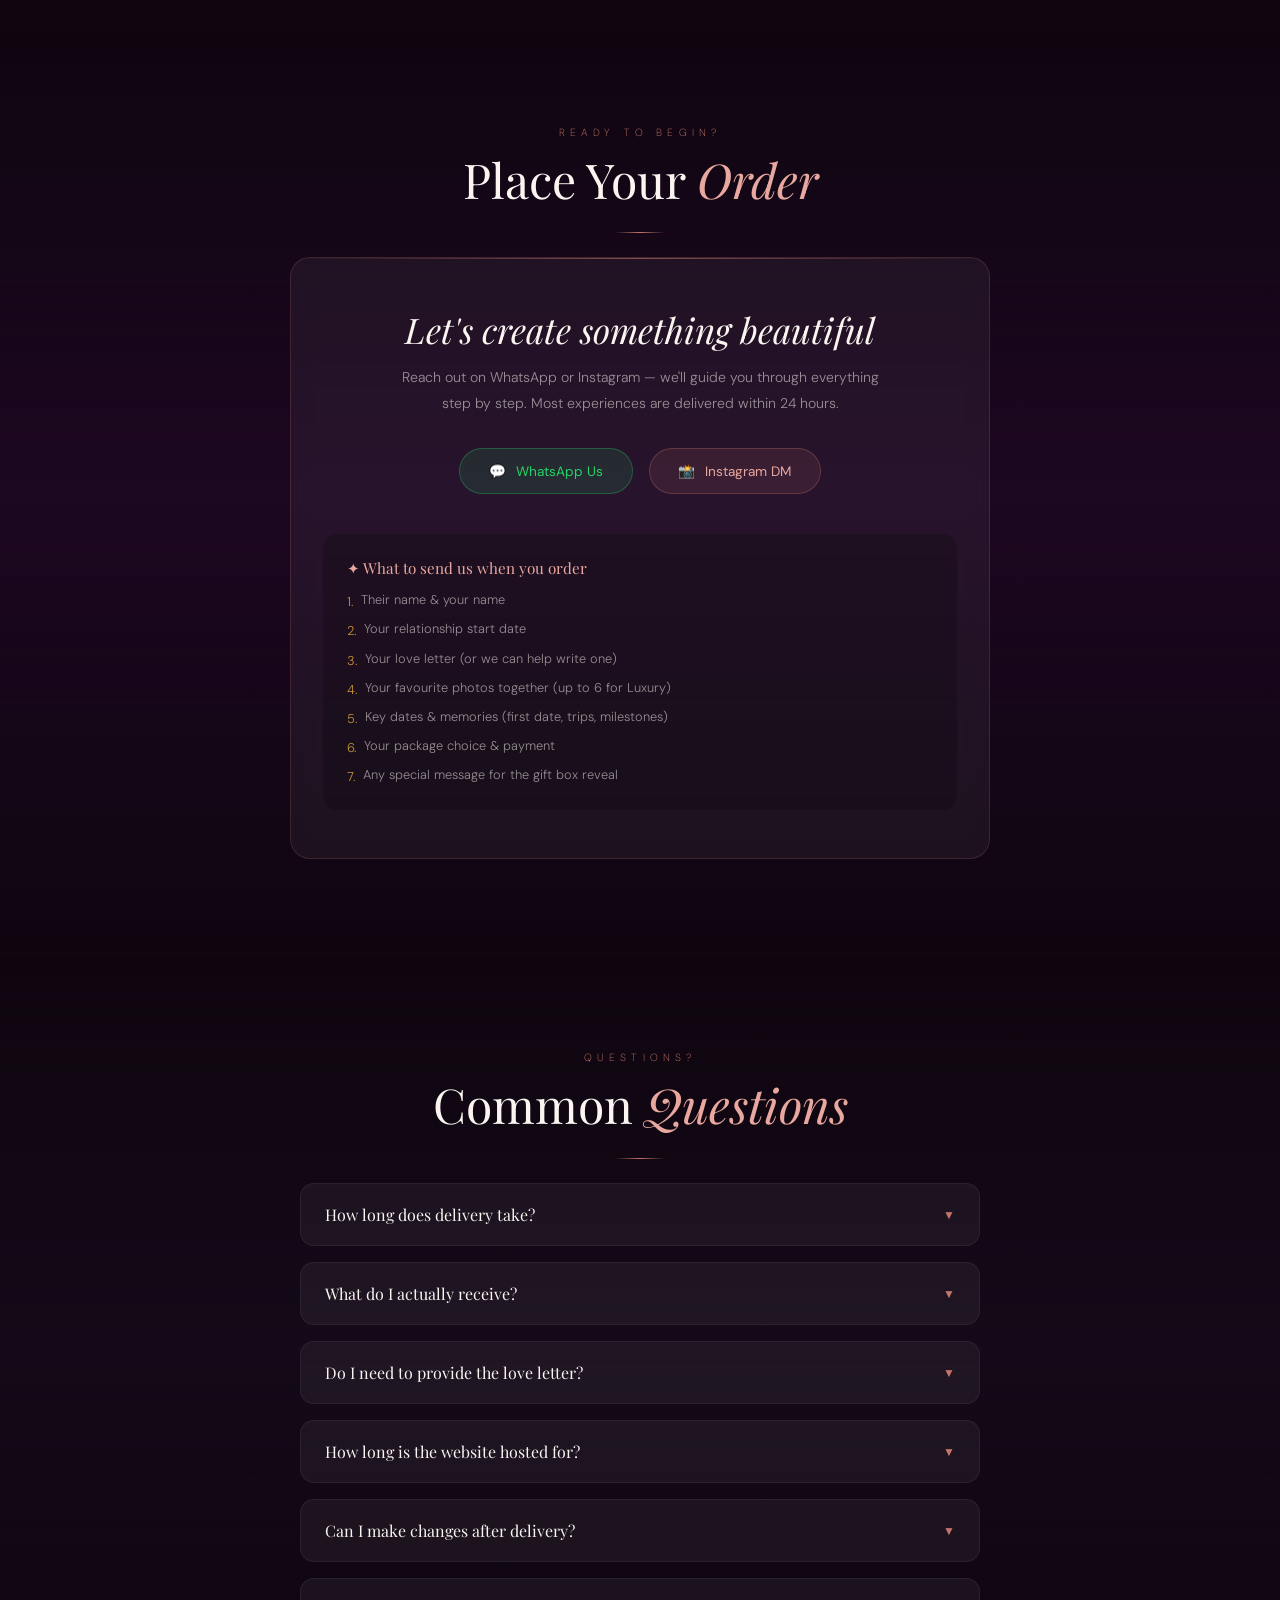
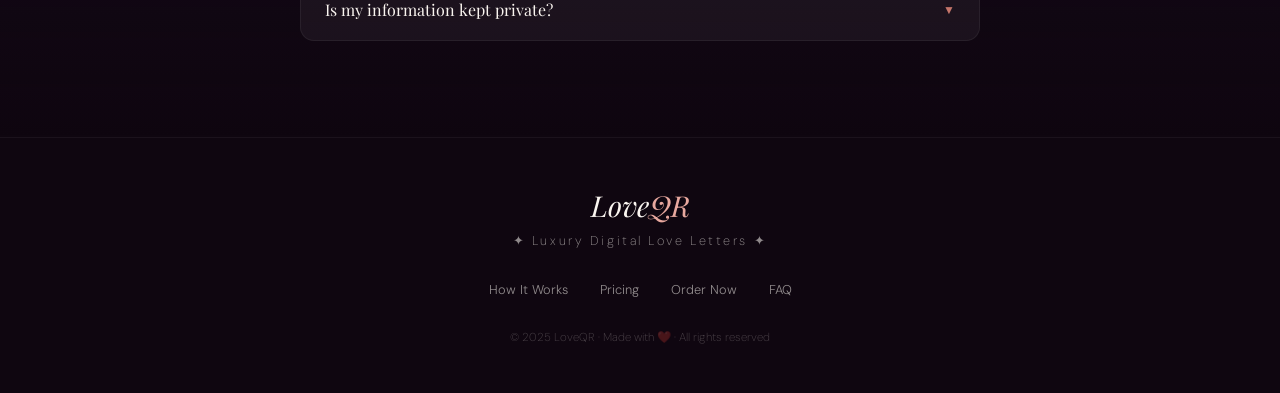
<file: projects/love-letter/landing.html>
<!DOCTYPE html>
<html lang="en">
<head>
<meta charset="UTF-8">
<meta name="viewport" content="width=device-width, initial-scale=1.0">
<title>LoveQR — Luxury Digital Love Letters</title>
<meta name="description" content="Turn your love story into a breathtaking digital experience. Custom romantic websites delivered as a beautiful QR code gift card.">
<meta property="og:title" content="LoveQR — Luxury Digital Love Letters">
<meta property="og:description" content="Give the most unforgettable gift. A personalised romantic website, wrapped in a beautiful card with a QR code.">
<meta name="theme-color" content="#0f0610">

<link rel="preconnect" href="https://fonts.googleapis.com">
<link rel="preconnect" href="https://fonts.gstatic.com" crossorigin>
<link href="https://fonts.googleapis.com/css2?family=Playfair+Display:ital,wght@0,400;0,500;0,700;1,400;1,500&family=DM+Sans:wght@200;300;400;500&family=Dancing+Script:wght@600&display=swap" rel="stylesheet">

<style>
:root {
  --bg: #0f0610;
  --bg2: #1a0d20;
  --rose: #c4756a;
  --rose-light: #e8a89f;
  --gold: #c9953a;
  --gold-light: #e8c47a;
  --cream: #faf5f0;
  --muted: rgba(250,245,240,0.55);
  --glass: rgba(255,255,255,0.05);
  --glass-b: rgba(196,117,106,0.2);
  --serif: 'Playfair Display', serif;
  --sans: 'DM Sans', sans-serif;
  --script: 'Dancing Script', cursive;
  --radius: 20px;
}

* { margin:0; padding:0; box-sizing:border-box; }
html { scroll-behavior:smooth; }

body {
  background: var(--bg);
  color: var(--cream);
  font-family: var(--sans);
  overflow-x: hidden;
  -webkit-font-smoothing: antialiased;
}

/* ANIMATED BG */
body::before {
  content:'';
  position:fixed;
  inset:0;
  background:
    radial-gradient(ellipse 600px 500px at 80% 10%, rgba(196,117,106,0.12) 0%, transparent 70%),
    radial-gradient(ellipse 500px 400px at 10% 80%, rgba(201,149,58,0.08) 0%, transparent 70%),
    radial-gradient(ellipse 800px 600px at 50% 50%, rgba(61,10,74,0.4) 0%, transparent 70%);
  pointer-events:none;
  z-index:0;
}

/* FLOATING HEARTS BG */
.hearts-bg {
  position:fixed;
  inset:0;
  pointer-events:none;
  z-index:0;
  overflow:hidden;
}
.hrt {
  position:absolute;
  font-size:1rem;
  animation: floatUp linear infinite;
  opacity:0;
}
@keyframes floatUp {
  0%   { transform:translateY(110vh) rotate(0deg); opacity:0; }
  10%  { opacity:0.15; }
  90%  { opacity:0.08; }
  100% { transform:translateY(-10vh) rotate(360deg); opacity:0; }
}

/* WRAPPER */
.wrap { position:relative; z-index:1; max-width:1100px; margin:0 auto; padding:0 1.5rem; }

/* ── NAV ── */
nav {
  position:fixed;
  top:0; left:0; right:0;
  z-index:100;
  padding:1.2rem 2rem;
  display:flex;
  align-items:center;
  justify-content:space-between;
  background:rgba(15,6,16,0.7);
  backdrop-filter:blur(20px);
  -webkit-backdrop-filter:blur(20px);
  border-bottom:1px solid rgba(196,117,106,0.1);
}

.nav-logo {
  font-family:var(--serif);
  font-style:italic;
  font-size:1.4rem;
  color:var(--cream);
  text-decoration:none;
}
.nav-logo span { color:var(--rose-light); }

.nav-cta {
  font-family:var(--sans);
  font-weight:400;
  font-size:0.78rem;
  letter-spacing:0.1em;
  color:var(--bg);
  background:linear-gradient(135deg,var(--rose),var(--gold));
  padding:0.6rem 1.4rem;
  border-radius:50px;
  text-decoration:none;
  transition:transform 0.2s,box-shadow 0.2s;
  box-shadow:0 4px 20px rgba(196,117,106,0.35);
}
.nav-cta:hover { transform:translateY(-2px); box-shadow:0 8px 30px rgba(196,117,106,0.5); }

/* ── HERO ── */
#hero {
  min-height:100vh;
  display:flex;
  flex-direction:column;
  align-items:center;
  justify-content:center;
  text-align:center;
  padding:120px 1.5rem 80px;
  position:relative;
  z-index:1;
}

.hero-eyebrow {
  font-family:var(--sans);
  font-weight:200;
  font-size:0.7rem;
  letter-spacing:0.45em;
  text-transform:uppercase;
  color:var(--rose-light);
  margin-bottom:1.5rem;
  animation:fadeUp 0.9s ease both;
}

.hero-h1 {
  font-family:var(--serif);
  font-weight:400;
  font-size:clamp(2.4rem,8vw,5.5rem);
  line-height:1.1;
  max-width:900px;
  margin-bottom:1.5rem;
  animation:fadeUp 0.9s ease 0.15s both;
}

.hero-h1 em {
  font-style:italic;
  color:var(--rose-light);
}

.hero-sub {
  font-family:var(--sans);
  font-weight:300;
  font-size:clamp(0.95rem,2.5vw,1.15rem);
  line-height:1.8;
  color:var(--muted);
  max-width:560px;
  margin-bottom:3rem;
  animation:fadeUp 0.9s ease 0.3s both;
}

.hero-actions {
  display:flex;
  gap:1rem;
  flex-wrap:wrap;
  justify-content:center;
  animation:fadeUp 0.9s ease 0.45s both;
}

.btn-primary {
  font-family:var(--sans);
  font-weight:400;
  font-size:0.85rem;
  letter-spacing:0.08em;
  color:var(--bg);
  background:linear-gradient(135deg,var(--rose) 0%,var(--gold) 100%);
  padding:1rem 2.5rem;
  border-radius:50px;
  text-decoration:none;
  transition:transform 0.25s,box-shadow 0.25s;
  box-shadow:0 8px 40px rgba(196,117,106,0.4);
  display:inline-flex;
  align-items:center;
  gap:0.5rem;
}
.btn-primary:hover { transform:translateY(-3px); box-shadow:0 16px 50px rgba(196,117,106,0.55); }

.btn-secondary {
  font-family:var(--sans);
  font-weight:300;
  font-size:0.85rem;
  letter-spacing:0.08em;
  color:var(--cream);
  background:var(--glass);
  border:1px solid var(--glass-b);
  padding:1rem 2.5rem;
  border-radius:50px;
  text-decoration:none;
  transition:all 0.25s;
  backdrop-filter:blur(10px);
  display:inline-flex;
  align-items:center;
  gap:0.5rem;
}
.btn-secondary:hover { background:rgba(196,117,106,0.12); border-color:rgba(196,117,106,0.4); }

/* HERO PREVIEW CARD */
.hero-preview {
  margin-top:5rem;
  position:relative;
  animation:fadeUp 0.9s ease 0.6s both;
}

.preview-phones {
  display:flex;
  align-items:center;
  justify-content:center;
  gap:2rem;
  flex-wrap:wrap;
}

.phone-mock {
  width:200px;
  background:linear-gradient(160deg,#2a1030,#180820);
  border-radius:28px;
  border:1.5px solid rgba(196,117,106,0.25);
  padding:1.2rem;
  box-shadow:0 40px 80px rgba(0,0,0,0.7), 0 0 60px rgba(196,117,106,0.1);
  transition:transform 0.4s ease;
  position:relative;
  overflow:hidden;
}
.phone-mock::before {
  content:'';
  position:absolute;
  top:0;left:0;right:0;
  height:1px;
  background:linear-gradient(90deg,transparent,rgba(196,117,106,0.5),transparent);
}
.phone-mock:nth-child(1) { transform:rotate(-4deg) translateY(16px); }
.phone-mock:nth-child(3) { transform:rotate(4deg) translateY(16px); }
.phone-mock:hover { transform:rotate(0deg) translateY(-8px) !important; }

.phone-screen {
  width:100%;
  aspect-ratio:9/16;
  border-radius:16px;
  background:linear-gradient(160deg,#1a0a1e,#0d0512);
  display:flex;
  flex-direction:column;
  align-items:center;
  justify-content:center;
  gap:0.5rem;
  padding:1rem;
  text-align:center;
  font-size:0.6rem;
  overflow:hidden;
  position:relative;
}

.ps-heart { font-size:2rem; animation:hbeat 1.5s ease-in-out infinite; }
@keyframes hbeat { 0%,100%{transform:scale(1)} 50%{transform:scale(1.15)} }

.ps-name { font-family:var(--serif); font-style:italic; font-size:1rem; color:var(--rose-light); }
.ps-sub { font-family:var(--sans); font-weight:200; font-size:0.55rem; letter-spacing:0.15em; color:var(--muted); text-transform:uppercase; }

.qr-card-mock {
  width:180px;
  background:linear-gradient(160deg,#fff9f5,#f5ece8);
  border-radius:16px;
  padding:1rem;
  box-shadow:0 30px 60px rgba(0,0,0,0.6);
  display:flex;
  flex-direction:column;
  align-items:center;
  gap:0.5rem;
  transform:rotate(1deg);
}

.qr-placeholder {
  width:80px;height:80px;
  background:#1a0a1e;
  border-radius:8px;
  display:flex;
  align-items:center;
  justify-content:center;
  font-size:2rem;
}

.qr-card-text {
  font-family:var(--script);
  font-size:0.85rem;
  color:#5a3040;
  text-align:center;
  line-height:1.4;
}

/* ── SECTION SHARED ── */
section { position:relative; z-index:1; padding:6rem 0; }

.s-label {
  font-family:var(--sans);
  font-weight:200;
  font-size:0.65rem;
  letter-spacing:0.5em;
  text-transform:uppercase;
  color:var(--rose);
  margin-bottom:0.75rem;
  text-align:center;
}

.s-title {
  font-family:var(--serif);
  font-weight:400;
  font-size:clamp(1.8rem,5vw,3rem);
  text-align:center;
  line-height:1.2;
  margin-bottom:1rem;
}

.s-title em { font-style:italic; color:var(--rose-light); }

.s-sub {
  font-family:var(--sans);
  font-weight:300;
  font-size:0.95rem;
  line-height:1.8;
  color:var(--muted);
  text-align:center;
  max-width:520px;
  margin:0 auto 3.5rem;
}

.divider {
  width:50px;height:1px;
  background:linear-gradient(90deg,transparent,var(--rose),transparent);
  margin:1.5rem auto;
}

/* ── HOW IT WORKS ── */
#how { background:linear-gradient(180deg,transparent,rgba(26,13,32,0.5),transparent); }

.steps-grid {
  display:grid;
  grid-template-columns:repeat(auto-fit,minmax(240px,1fr));
  gap:1.5rem;
  max-width:900px;
  margin:0 auto;
}

.step-card {
  background:var(--glass);
  border:1px solid var(--glass-b);
  border-radius:var(--radius);
  padding:2rem;
  backdrop-filter:blur(10px);
  position:relative;
  overflow:hidden;
  transition:transform 0.3s,box-shadow 0.3s;
}
.step-card::before {
  content:'';
  position:absolute;
  top:0;left:0;right:0;height:1px;
  background:linear-gradient(90deg,transparent,rgba(196,117,106,0.4),transparent);
}
.step-card:hover { transform:translateY(-6px); box-shadow:0 20px 50px rgba(0,0,0,0.4),0 0 30px rgba(196,117,106,0.1); }

.step-num {
  font-family:var(--serif);
  font-style:italic;
  font-size:2.5rem;
  color:rgba(196,117,106,0.25);
  line-height:1;
  margin-bottom:1rem;
}

.step-icon { font-size:1.8rem; margin-bottom:0.75rem; }

.step-title {
  font-family:var(--serif);
  font-weight:500;
  font-size:1.1rem;
  margin-bottom:0.6rem;
  color:var(--cream);
}

.step-desc {
  font-family:var(--sans);
  font-weight:300;
  font-size:0.82rem;
  line-height:1.7;
  color:var(--muted);
}

/* ── PRICING ── */
#pricing { background:linear-gradient(180deg,transparent,rgba(61,10,74,0.2),transparent); }

.pricing-grid {
  display:grid;
  grid-template-columns:repeat(auto-fit,minmax(270px,1fr));
  gap:1.5rem;
  max-width:900px;
  margin:0 auto;
}

.price-card {
  background:var(--glass);
  border:1px solid var(--glass-b);
  border-radius:var(--radius);
  padding:2.5rem 2rem;
  backdrop-filter:blur(10px);
  position:relative;
  overflow:hidden;
  transition:transform 0.3s;
}

.price-card.featured {
  border-color:rgba(196,117,106,0.5);
  background:rgba(196,117,106,0.08);
  box-shadow:0 0 60px rgba(196,117,106,0.12);
}

.price-card::before {
  content:'';
  position:absolute;
  top:0;left:0;right:0;height:1px;
  background:linear-gradient(90deg,transparent,rgba(196,117,106,0.4),transparent);
}

.price-badge {
  display:inline-block;
  font-family:var(--sans);
  font-size:0.6rem;
  font-weight:500;
  letter-spacing:0.2em;
  text-transform:uppercase;
  background:linear-gradient(135deg,var(--rose),var(--gold));
  color:var(--bg);
  padding:0.3rem 0.8rem;
  border-radius:50px;
  margin-bottom:1.5rem;
}

.price-name {
  font-family:var(--serif);
  font-style:italic;
  font-size:1.4rem;
  margin-bottom:0.5rem;
}

.price-amount {
  font-family:var(--serif);
  font-size:clamp(2.5rem,6vw,3.5rem);
  line-height:1;
  margin-bottom:0.3rem;
  background:linear-gradient(135deg,var(--rose-light),var(--gold-light));
  -webkit-background-clip:text;
  -webkit-text-fill-color:transparent;
  background-clip:text;
}

.price-note {
  font-family:var(--sans);
  font-weight:300;
  font-size:0.75rem;
  color:var(--muted);
  margin-bottom:2rem;
}

.price-features {
  list-style:none;
  margin-bottom:2rem;
  display:flex;
  flex-direction:column;
  gap:0.75rem;
}

.price-features li {
  font-family:var(--sans);
  font-weight:300;
  font-size:0.83rem;
  color:var(--muted);
  display:flex;
  align-items:center;
  gap:0.6rem;
}

.price-features li::before {
  content:'✦';
  color:var(--rose);
  font-size:0.6rem;
  flex-shrink:0;
}

.price-cta {
  display:block;
  text-align:center;
  font-family:var(--sans);
  font-weight:400;
  font-size:0.82rem;
  letter-spacing:0.1em;
  padding:0.9rem;
  border-radius:50px;
  text-decoration:none;
  transition:all 0.25s;
}

.price-cta.solid {
  background:linear-gradient(135deg,var(--rose),var(--gold));
  color:var(--bg);
  box-shadow:0 8px 30px rgba(196,117,106,0.35);
}
.price-cta.solid:hover { transform:translateY(-2px); box-shadow:0 14px 40px rgba(196,117,106,0.5); }

.price-cta.outline {
  border:1px solid var(--glass-b);
  color:var(--cream);
}
.price-cta.outline:hover { background:rgba(196,117,106,0.1); border-color:rgba(196,117,106,0.4); }

/* ── WHAT YOU GET ── */
#what { }

.features-grid {
  display:grid;
  grid-template-columns:repeat(auto-fit,minmax(250px,1fr));
  gap:1.2rem;
  max-width:900px;
  margin:0 auto;
}

.feat-card {
  background:var(--glass);
  border:1px solid rgba(255,255,255,0.05);
  border-radius:var(--radius);
  padding:1.5rem;
  display:flex;
  align-items:flex-start;
  gap:1rem;
  transition:border-color 0.3s;
}
.feat-card:hover { border-color:rgba(196,117,106,0.3); }

.feat-icon { font-size:1.6rem; flex-shrink:0; margin-top:0.1rem; }

.feat-title {
  font-family:var(--serif);
  font-size:1rem;
  margin-bottom:0.3rem;
}

.feat-desc {
  font-family:var(--sans);
  font-weight:300;
  font-size:0.78rem;
  line-height:1.6;
  color:var(--muted);
}

/* ── ORDER INFO ── */
#order {
  background:linear-gradient(180deg,transparent,rgba(61,10,74,0.3),transparent);
}

.order-box {
  max-width:700px;
  margin:0 auto;
  background:var(--glass);
  border:1px solid var(--glass-b);
  border-radius:var(--radius);
  padding:3rem 2rem;
  backdrop-filter:blur(10px);
  text-align:center;
  position:relative;
  overflow:hidden;
}
.order-box::before {
  content:'';
  position:absolute;
  top:0;left:0;right:0;height:1px;
  background:linear-gradient(90deg,transparent,rgba(196,117,106,0.6),transparent);
}

.order-title {
  font-family:var(--serif);
  font-style:italic;
  font-size:clamp(1.5rem,4vw,2.2rem);
  margin-bottom:0.75rem;
}

.order-desc {
  font-family:var(--sans);
  font-weight:300;
  font-size:0.88rem;
  line-height:1.8;
  color:var(--muted);
  max-width:480px;
  margin:0 auto 2rem;
}

.order-channels {
  display:flex;
  gap:1rem;
  justify-content:center;
  flex-wrap:wrap;
  margin-bottom:2.5rem;
}

.channel-btn {
  display:flex;
  align-items:center;
  gap:0.6rem;
  font-family:var(--sans);
  font-weight:400;
  font-size:0.85rem;
  padding:0.85rem 1.8rem;
  border-radius:50px;
  text-decoration:none;
  transition:all 0.25s;
  border:1px solid;
}

.channel-btn.wa {
  background:rgba(37,211,102,0.12);
  border-color:rgba(37,211,102,0.3);
  color:#25d366;
}
.channel-btn.wa:hover { background:rgba(37,211,102,0.2); border-color:rgba(37,211,102,0.6); transform:translateY(-2px); }

.channel-btn.ig {
  background:rgba(196,117,106,0.12);
  border-color:rgba(196,117,106,0.3);
  color:var(--rose-light);
}
.channel-btn.ig:hover { background:rgba(196,117,106,0.2); border-color:rgba(196,117,106,0.6); transform:translateY(-2px); }

.order-info {
  background:rgba(0,0,0,0.2);
  border-radius:14px;
  padding:1.5rem;
  text-align:left;
}

.order-info-title {
  font-family:var(--serif);
  font-size:0.95rem;
  color:var(--rose-light);
  margin-bottom:0.75rem;
}

.order-info-list {
  list-style:none;
  display:flex;
  flex-direction:column;
  gap:0.5rem;
}

.order-info-list li {
  font-family:var(--sans);
  font-weight:300;
  font-size:0.8rem;
  color:var(--muted);
  display:flex;
  align-items:flex-start;
  gap:0.5rem;
  line-height:1.5;
}

.order-info-list li span.dot {
  color:var(--gold);
  margin-top:2px;
  flex-shrink:0;
}

/* ── TESTIMONIALS (sample) ── */
#testimonials { }

.testi-grid {
  display:grid;
  grid-template-columns:repeat(auto-fit,minmax(260px,1fr));
  gap:1.5rem;
  max-width:900px;
  margin:0 auto;
}

.testi-card {
  background:var(--glass);
  border:1px solid rgba(255,255,255,0.05);
  border-radius:var(--radius);
  padding:2rem;
  transition:transform 0.3s;
}
.testi-card:hover { transform:translateY(-4px); }

.testi-stars { color:var(--gold); font-size:0.9rem; margin-bottom:0.75rem; letter-spacing:0.1em; }

.testi-text {
  font-family:var(--serif);
  font-style:italic;
  font-size:0.97rem;
  line-height:1.7;
  color:rgba(250,245,240,0.85);
  margin-bottom:1.2rem;
}

.testi-author {
  font-family:var(--sans);
  font-weight:300;
  font-size:0.75rem;
  letter-spacing:0.1em;
  color:var(--muted);
  text-transform:uppercase;
}

/* ── FAQ ── */
#faq { background:linear-gradient(180deg,transparent,rgba(26,13,32,0.5),transparent); }

.faq-list {
  max-width:680px;
  margin:0 auto;
  display:flex;
  flex-direction:column;
  gap:1rem;
}

.faq-item {
  background:var(--glass);
  border:1px solid rgba(255,255,255,0.06);
  border-radius:14px;
  overflow:hidden;
  transition:border-color 0.3s;
}
.faq-item:hover { border-color:rgba(196,117,106,0.2); }

.faq-q {
  width:100%;
  background:none;
  border:none;
  color:var(--cream);
  font-family:var(--serif);
  font-size:1rem;
  text-align:left;
  padding:1.25rem 1.5rem;
  cursor:pointer;
  display:flex;
  justify-content:space-between;
  align-items:center;
  gap:1rem;
}

.faq-arrow {
  flex-shrink:0;
  transition:transform 0.3s;
  color:var(--rose);
  font-size:0.75rem;
}

.faq-a {
  font-family:var(--sans);
  font-weight:300;
  font-size:0.85rem;
  line-height:1.75;
  color:var(--muted);
  padding:0 1.5rem 1.25rem;
  display:none;
}

.faq-item.open .faq-a { display:block; }
.faq-item.open .faq-arrow { transform:rotate(180deg); }

/* ── FOOTER ── */
footer {
  position:relative;
  z-index:1;
  padding:3rem 1.5rem;
  text-align:center;
  border-top:1px solid rgba(255,255,255,0.05);
}

.footer-logo {
  font-family:var(--serif);
  font-style:italic;
  font-size:1.8rem;
  color:var(--cream);
  margin-bottom:0.5rem;
}
.footer-logo span { color:var(--rose-light); }

.footer-tagline {
  font-family:var(--sans);
  font-weight:200;
  font-size:0.8rem;
  letter-spacing:0.2em;
  color:var(--muted);
  margin-bottom:2rem;
}

.footer-links {
  display:flex;
  gap:2rem;
  justify-content:center;
  flex-wrap:wrap;
  margin-bottom:2rem;
}

.footer-links a {
  font-family:var(--sans);
  font-weight:300;
  font-size:0.8rem;
  color:var(--muted);
  text-decoration:none;
  transition:color 0.2s;
}
.footer-links a:hover { color:var(--rose-light); }

.footer-copy {
  font-family:var(--sans);
  font-weight:200;
  font-size:0.72rem;
  color:rgba(250,245,240,0.25);
}

/* ANIMATIONS */
@keyframes fadeUp {
  from { opacity:0; transform:translateY(28px); }
  to   { opacity:1; transform:translateY(0); }
}

.reveal {
  opacity:0;
  transform:translateY(24px);
  transition:opacity 0.7s ease,transform 0.7s ease;
}
.reveal.visible { opacity:1; transform:translateY(0); }

@media (max-width:600px) {
  .preview-phones { gap:1rem; }
  .phone-mock { width:150px; }
  .qr-card-mock { width:140px; }
  nav { padding:1rem; }
}
</style>
</head>
<body>

<!-- Floating hearts background -->
<div class="hearts-bg" id="hearts-bg"></div>

<!-- NAV -->
<nav>
  <a href="#" class="nav-logo">Love<span>QR</span></a>
  <a href="#order" class="nav-cta">Order Now ❤️</a>
</nav>

<!-- ── HERO ── -->
<section id="hero">
  <div class="hero-eyebrow">✦ The Gift They'll Never Forget ✦</div>
  <h1 class="hero-h1">
    A <em>luxury digital love letter</em><br>wrapped in a beautiful gift card
  </h1>
  <p class="hero-sub">
    We turn your love story into a breathtaking personalised website — delivered as a stunning printed card with a QR code they scan to experience pure magic.
  </p>
  <div class="hero-actions">
    <a href="#order" class="btn-primary">❤️ &nbsp;Order Yours Now</a>
    <a href="#how" class="btn-secondary">See How It Works ↓</a>
  </div>

  <!-- Preview mockup -->
  <div class="hero-preview">
    <div class="preview-phones">
      <!-- Phone 1 -->
      <div class="phone-mock">
        <div class="phone-screen">
          <div class="ps-heart">🌸</div>
          <div class="ps-name">For Sara</div>
          <div class="ps-sub">Someone loves you</div>
          <div style="margin-top:0.5rem;font-family:'DM Sans',sans-serif;font-size:0.5rem;color:rgba(250,245,240,0.3)">· · ·</div>
        </div>
      </div>

      <!-- QR Gift Card -->
      <div class="qr-card-mock">
        <div style="font-size:0.55rem;font-family:'DM Sans',sans-serif;color:#9a7060;letter-spacing:0.1em;text-transform:uppercase;margin-bottom:0.3rem">A gift for you</div>
        <div class="qr-placeholder">💌</div>
        <div class="qr-card-text">Scan to open<br>your surprise</div>
        <div style="font-size:0.5rem;font-family:'DM Sans',sans-serif;color:#c9957a;margin-top:0.3rem">Made with love ❤️</div>
      </div>

      <!-- Phone 2 -->
      <div class="phone-mock">
        <div class="phone-screen">
          <div style="font-family:'Dancing Script',cursive;font-size:0.75rem;color:#e8a89f;line-height:1.5;padding:0.5rem">
            "From the first day<br>I met you, my<br>world changed…"
          </div>
          <div style="font-size:1.2rem;margin-top:0.3rem">💕</div>
        </div>
      </div>
    </div>
    <p style="font-family:var(--sans);font-weight:200;font-size:0.7rem;color:var(--muted);letter-spacing:0.15em;text-align:center;margin-top:1.5rem;text-transform:uppercase">
      Digital website + Printed gift card
    </p>
  </div>
</section>

<!-- ── HOW IT WORKS ── -->
<section id="how">
  <div class="wrap">
    <div class="s-label">Simple Process</div>
    <h2 class="s-title">How It <em>Works</em></h2>
    <div class="divider"></div>
    <p class="s-sub">From your order to their tears of joy — we handle everything.</p>

    <div class="steps-grid">
      <div class="step-card reveal">
        <div class="step-num">01</div>
        <div class="step-icon">💬</div>
        <div class="step-title">You Send Your Story</div>
        <div class="step-desc">Message us on WhatsApp or Instagram. Send their name, your love letter, your favourite memories, your start date, and your photos.</div>
      </div>
      <div class="step-card reveal">
        <div class="step-num">02</div>
        <div class="step-icon">✨</div>
        <div class="step-title">We Build the Magic</div>
        <div class="step-desc">We create a stunning personalised romantic website with 9 cinematic scenes — fully customised with your story, photos, and memories.</div>
      </div>
      <div class="step-card reveal">
        <div class="step-num">03</div>
        <div class="step-icon">📲</div>
        <div class="step-title">We Send You the Link</div>
        <div class="step-desc">You get a private link to your website + a beautiful digital gift card design with a QR code, ready to print or send digitally.</div>
      </div>
      <div class="step-card reveal">
        <div class="step-num">04</div>
        <div class="step-icon">🎁</div>
        <div class="step-title">They Scan & Fall in Love</div>
        <div class="step-desc">They scan the card, the magic begins, and they experience something they'll treasure forever. Prepare for happy tears.</div>
      </div>
    </div>
  </div>
</section>

<!-- ── WHAT'S INCLUDED ── -->
<section id="what">
  <div class="wrap">
    <div class="s-label">Everything Included</div>
    <h2 class="s-title">What You <em>Receive</em></h2>
    <div class="divider"></div>
    <p class="s-sub">Every order is handcrafted with care. No templates — fully personalised.</p>

    <div class="features-grid">
      <div class="feat-card reveal"><div class="feat-icon">🌸</div><div><div class="feat-title">9-Scene Cinematic Experience</div><div class="feat-desc">Welcome, reveal, love letter, gallery, timeline, counter, 100 reasons, surprise gift box, and a grand finale.</div></div></div>
      <div class="feat-card reveal"><div class="feat-icon">✍️</div><div><div class="feat-title">Handwritten Love Letter</div><div class="feat-desc">Your personal message types itself out in an elegant script font — completely customised with your words.</div></div></div>
      <div class="feat-card reveal"><div class="feat-icon">📸</div><div><div class="feat-title">Photo Memory Gallery</div><div class="feat-desc">Up to 6 of your favourite photos displayed as floating polaroids with dates, locations, and captions.</div></div></div>
      <div class="feat-card reveal"><div class="feat-icon">⏳</div><div><div class="feat-title">Live Relationship Counter</div><div class="feat-desc">Real-time days, hours, minutes, and seconds counted since your first day together — updating live.</div></div></div>
      <div class="feat-card reveal"><div class="feat-icon">💌</div><div><div class="feat-title">100 Reasons I Love You</div><div class="feat-desc">A beautiful animated section with 100 personalised reasons — written by you or crafted by us.</div></div></div>
      <div class="feat-card reveal"><div class="feat-icon">🃏</div><div><div class="feat-title">Printed QR Gift Card Design</div><div class="feat-desc">A gorgeous digital card design with a QR code that you can print at home or at any print shop.</div></div></div>
      <div class="feat-card reveal"><div class="feat-icon">📱</div><div><div class="feat-title">Mobile First & Fast</div><div class="feat-desc">Works perfectly on all phones. Loads quickly. Looks incredible on any screen size.</div></div></div>
      <div class="feat-card reveal"><div class="feat-icon">🔗</div><div><div class="feat-title">Private Permanent Link</div><div class="feat-desc">Your website is hosted permanently. They can revisit it anytime, forever — no expiry.</div></div></div>
    </div>
  </div>
</section>

<!-- ── PRICING ── -->
<section id="pricing">
  <div class="wrap">
    <div class="s-label">Simple Pricing</div>
    <h2 class="s-title">Choose Your <em>Package</em></h2>
    <div class="divider"></div>
    <p class="s-sub">One-time payment. No subscriptions. Delivered within 24–48 hours.</p>

    <div class="pricing-grid">
      <!-- Basic -->
      <div class="price-card reveal">
        <div class="price-name">Essential</div>
        <div class="price-amount">$19</div>
        <div class="price-note">One-time · Delivered in 48hrs</div>
        <ul class="price-features">
          <li>9-scene romantic website</li>
          <li>Custom name & love letter</li>
          <li>Relationship time counter</li>
          <li>Up to 3 photos in gallery</li>
          <li>Digital QR gift card design</li>
          <li>Private permanent link</li>
        </ul>
        <a href="#order" class="price-cta outline">Order This Package</a>
      </div>

      <!-- Premium -->
      <div class="price-card featured reveal">
        <div class="price-badge">✦ Most Popular</div>
        <div class="price-name">Luxury</div>
        <div class="price-amount">$35</div>
        <div class="price-note">One-time · Delivered in 24hrs</div>
        <ul class="price-features">
          <li>Everything in Essential</li>
          <li>Up to 6 photos in gallery</li>
          <li>Full relationship timeline</li>
          <li>100 personalised reasons</li>
          <li>Custom gift box message</li>
          <li>Premium QR card design</li>
          <li>Priority 24hr delivery</li>
        </ul>
        <a href="#order" class="price-cta solid">Order This Package</a>
      </div>

      <!-- Ultimate -->
      <div class="price-card reveal">
        <div class="price-name">Ultimate</div>
        <div class="price-amount">$55</div>
        <div class="price-note">One-time · Delivered same day</div>
        <ul class="price-features">
          <li>Everything in Luxury</li>
          <li>Up to 12 photos</li>
          <li>Custom colour theme</li>
          <li>Custom music/audio message</li>
          <li>2 revision rounds</li>
          <li>Same-day delivery</li>
          <li>Lifetime hosting guaranteed</li>
        </ul>
        <a href="#order" class="price-cta outline">Order This Package</a>
      </div>
    </div>

    <p style="text-align:center;font-family:var(--sans);font-weight:200;font-size:0.78rem;color:var(--muted);margin-top:2rem;">
      💳 We accept PayPal, bank transfer, and all major payment methods
    </p>
  </div>
</section>

<!-- ── TESTIMONIALS ── -->
<section id="testimonials">
  <div class="wrap">
    <div class="s-label">Happy Customers</div>
    <h2 class="s-title">Their <em>Reactions</em></h2>
    <div class="divider"></div>

    <div class="testi-grid">
      <div class="testi-card reveal">
        <div class="testi-stars">★★★★★</div>
        <div class="testi-text">"She literally cried the moment she scanned it. She said it was the most romantic thing anyone had ever done for her. Worth every penny."</div>
        <div class="testi-author">— Ahmed K., Dubai</div>
      </div>
      <div class="testi-card reveal">
        <div class="testi-stars">★★★★★</div>
        <div class="testi-text">"I gave this to my husband on our anniversary. He watched the whole thing twice and kept the card on his desk. Absolutely beautiful work."</div>
        <div class="testi-author">— Lina M., London</div>
      </div>
      <div class="testi-card reveal">
        <div class="testi-stars">★★★★★</div>
        <div class="testi-text">"Ordered the Luxury package for my girlfriend's birthday. She shared it with all her friends. I looked like the most romantic person alive. 10/10."</div>
        <div class="testi-author">— James T., Toronto</div>
      </div>
    </div>
  </div>
</section>

<!-- ── HOW TO ORDER ── -->
<section id="order">
  <div class="wrap">
    <div class="s-label">Ready to Begin?</div>
    <h2 class="s-title">Place Your <em>Order</em></h2>
    <div class="divider"></div>

    <div class="order-box reveal">
      <div class="order-title">Let's create something beautiful</div>
      <p class="order-desc">
        Reach out on WhatsApp or Instagram — we'll guide you through everything step by step. Most experiences are delivered within 24 hours.
      </p>

      <div class="order-channels">
        <!-- REPLACE with your actual WhatsApp number and Instagram handle -->
        <a href="https://wa.me/923001234567?text=Hi!%20I'd%20like%20to%20order%20a%20LoveQR%20experience%20%F0%9F%92%8C" class="channel-btn wa" target="_blank">
          <span>💬</span> WhatsApp Us
        </a>
        <a href="https://instagram.com/YOUR_HANDLE" class="channel-btn ig" target="_blank">
          <span>📸</span> Instagram DM
        </a>
      </div>

      <div class="order-info">
        <div class="order-info-title">✦ What to send us when you order</div>
        <ul class="order-info-list">
          <li><span class="dot">1.</span> Their name & your name</li>
          <li><span class="dot">2.</span> Your relationship start date</li>
          <li><span class="dot">3.</span> Your love letter (or we can help write one)</li>
          <li><span class="dot">4.</span> Your favourite photos together (up to 6 for Luxury)</li>
          <li><span class="dot">5.</span> Key dates & memories (first date, trips, milestones)</li>
          <li><span class="dot">6.</span> Your package choice & payment</li>
          <li><span class="dot">7.</span> Any special message for the gift box reveal</li>
        </ul>
      </div>
    </div>
  </div>
</section>

<!-- ── FAQ ── -->
<section id="faq">
  <div class="wrap">
    <div class="s-label">Questions?</div>
    <h2 class="s-title">Common <em>Questions</em></h2>
    <div class="divider"></div>

    <div class="faq-list">
      <div class="faq-item">
        <button class="faq-q" onclick="toggleFaq(this)">
          How long does delivery take?
          <span class="faq-arrow">▼</span>
        </button>
        <div class="faq-a">Essential orders are delivered within 48 hours. Luxury within 24 hours. Ultimate can be same-day for urgent orders. We'll confirm your timeline when you order.</div>
      </div>
      <div class="faq-item">
        <button class="faq-q" onclick="toggleFaq(this)">
          What do I actually receive?
          <span class="faq-arrow">▼</span>
        </button>
        <div class="faq-a">You receive: (1) a private link to the fully personalised romantic website, and (2) a digital gift card design (PDF/PNG) with a QR code that you can print at home or at any local print shop. No physical shipping required.</div>
      </div>
      <div class="faq-item">
        <button class="faq-q" onclick="toggleFaq(this)">
          Do I need to provide the love letter?
          <span class="faq-arrow">▼</span>
        </button>
        <div class="faq-a">You can write your own — most customers prefer this as it feels more personal. If you're stuck, just send us a few things you love about your partner and we'll help craft a beautiful letter for you.</div>
      </div>
      <div class="faq-item">
        <button class="faq-q" onclick="toggleFaq(this)">
          How long is the website hosted for?
          <span class="faq-arrow">▼</span>
        </button>
        <div class="faq-a">Your website is hosted permanently — or at minimum for 2 years. Ultimate package includes a lifetime hosting guarantee. The link and QR code will always work.</div>
      </div>
      <div class="faq-item">
        <button class="faq-q" onclick="toggleFaq(this)">
          Can I make changes after delivery?
          <span class="faq-arrow">▼</span>
        </button>
        <div class="faq-a">Luxury and Ultimate packages include revision rounds. Essential orders can request minor text changes for a small fee. We want you to be 100% happy.</div>
      </div>
      <div class="faq-item">
        <button class="faq-q" onclick="toggleFaq(this)">
          Is my information kept private?
          <span class="faq-arrow">▼</span>
        </button>
        <div class="faq-a">Absolutely. Your photos and personal details are only used to create your website. We never share or reuse customer content without permission.</div>
      </div>
    </div>
  </div>
</section>

<!-- ── FOOTER ── -->
<footer>
  <div class="footer-logo">Love<span>QR</span></div>
  <div class="footer-tagline">✦ Luxury Digital Love Letters ✦</div>
  <div class="footer-links">
    <a href="#how">How It Works</a>
    <a href="#pricing">Pricing</a>
    <a href="#order">Order Now</a>
    <a href="#faq">FAQ</a>
  </div>
  <div class="footer-copy">© 2025 LoveQR · Made with ❤️ · All rights reserved</div>
</footer>

<script>
/* Floating hearts background */
const hbg = document.getElementById('hearts-bg');
const hEmojis = ['❤️','🌸','💕','✨','🌹','💖','⭐'];
for (let i = 0; i < 25; i++) {
  const h = document.createElement('div');
  h.className = 'hrt';
  h.textContent = hEmojis[Math.floor(Math.random() * hEmojis.length)];
  h.style.cssText = `
    left:${Math.random()*100}%;
    font-size:${0.6+Math.random()*0.8}rem;
    animation-duration:${15+Math.random()*20}s;
    animation-delay:${-Math.random()*20}s;
  `;
  hbg.appendChild(h);
}

/* Scroll reveal */
const revealEls = document.querySelectorAll('.reveal');
const ro = new IntersectionObserver((entries) => {
  entries.forEach((e, i) => {
    if (e.isIntersecting) {
      setTimeout(() => e.target.classList.add('visible'), i * 80);
      ro.unobserve(e.target);
    }
  });
}, { threshold: 0.12 });
revealEls.forEach(el => ro.observe(el));

/* FAQ toggle */
function toggleFaq(btn) {
  const item = btn.closest('.faq-item');
  const isOpen = item.classList.contains('open');
  document.querySelectorAll('.faq-item.open').forEach(i => i.classList.remove('open'));
  if (!isOpen) item.classList.add('open');
}

/* Smooth scroll for anchor links */
document.querySelectorAll('a[href^="#"]').forEach(a => {
  a.addEventListener('click', e => {
    const target = document.querySelector(a.getAttribute('href'));
    if (target) {
      e.preventDefault();
      target.scrollIntoView({ behavior: 'smooth', block: 'start' });
    }
  });
});
</script>
</body>
</html>
</file>
<file: style.css>
/* =========================================
   CSS Variables & Reset
   ========================================= */
:root {
    /* Colors */
    --bg-dark: #0a0a0c;
    --bg-card: #151518;
    --primary: #00d2ff; /* Cyan */
    --secondary: #3a7bd5; /* Deep Blue */
    --accent: #f9d423; /* Gold */
    --text-main: #ffffff;
    --text-muted: #a0a0a0;
    
    /* Typography */
    --font-heading: 'Outfit', sans-serif;
    --font-body: 'Inter', sans-serif;
    
    /* Transitions & Shadows */
    --transition: all 0.3s cubic-bezier(0.25, 0.8, 0.25, 1);
    --shadow-glow: 0 0 20px rgba(0, 210, 255, 0.3);
}

* {
    margin: 0;
    padding: 0;
    box-sizing: border-box;
}

html {
    scroll-behavior: smooth;
}

body {
    background-color: var(--bg-dark);
    color: var(--text-main);
    font-family: var(--font-body);
    line-height: 1.6;
    overflow-x: hidden;
}

h1, h2, h3, h4, h5, h6, .logo {
    font-family: var(--font-heading);
}

.container {
    max-width: 1200px;
    margin: 0 auto;
    padding: 0 2rem;
}

/* =========================================
   Typography & Buttons
   ========================================= */
.highlight {
    background: linear-gradient(to right, var(--primary), var(--secondary));
    -webkit-background-clip: text;
    -webkit-text-fill-color: transparent;
}

.btn-primary, .btn-secondary {
    display: inline-block;
    padding: 0.8rem 1.8rem;
    border-radius: 30px;
    font-weight: 600;
    text-decoration: none;
    transition: var(--transition);
    cursor: pointer;
    font-family: var(--font-heading);
}

.btn-primary {
    background: linear-gradient(45deg, var(--primary), var(--secondary));
    color: #fff;
    border: none;
    box-shadow: 0 4px 15px rgba(0, 210, 255, 0.2);
}

.btn-primary:hover {
    transform: translateY(-3px);
    box-shadow: 0 8px 25px rgba(0, 210, 255, 0.4);
}

.btn-secondary {
    background: transparent;
    color: var(--text-main);
    border: 1px solid var(--text-muted);
}

.btn-secondary:hover {
    border-color: var(--primary);
    color: var(--primary);
    transform: translateY(-3px);
}

/* =========================================
   Navbar
   ========================================= */
.navbar {
    position: fixed;
    top: 0;
    width: 100%;
    z-index: 1000;
    padding: 1.5rem 0;
    transition: var(--transition);
    background: rgba(10, 10, 12, 0.8);
    backdrop-filter: blur(10px);
    border-bottom: 1px solid rgba(255, 255, 255, 0.05);
}

.nav-container {
    display: flex;
    justify-content: space-between;
    align-items: center;
}

.logo {
    font-size: 1.8rem;
    font-weight: 800;
    color: var(--text-main);
    text-decoration: none;
}

.logo span {
    color: var(--primary);
}

.nav-links {
    list-style: none;
    display: flex;
    align-items: center;
    gap: 2rem;
}

.nav-links a {
    color: var(--text-main);
    text-decoration: none;
    font-size: 0.95rem;
    font-weight: 500;
    transition: var(--transition);
}

.nav-links a:hover, .nav-links a.active {
    color: var(--primary);
}

.btn-nav {
    padding: 0.5rem 1.2rem;
}

.hamburger {
    display: none;
    font-size: 1.5rem;
    cursor: pointer;
}

/* =========================================
   Hero Section
   ========================================= */
.hero {
    min-height: 100vh;
    display: flex;
    align-items: center;
    position: relative;
    padding-top: 80px; /* Offset for navbar */
    overflow: hidden;
}

.glow-circle {
    position: absolute;
    width: 600px;
    height: 600px;
    background: radial-gradient(circle, rgba(0,210,255,0.15) 0%, rgba(10,10,12,0) 70%);
    top: 50%;
    left: 50%;
    transform: translate(-50%, -50%);
    z-index: -1;
}

.hero-container {
    display: flex;
    align-items: center;
    justify-content: space-between;
    width: 100%;
}

.hero-content {
    flex: 1;
    max-width: 600px;
}

.subtitle {
    color: var(--accent);
    font-family: var(--font-heading);
    font-weight: 600;
    letter-spacing: 2px;
    text-transform: uppercase;
    font-size: 0.85rem;
    margin-bottom: 1rem;
}

.hero-title {
    font-size: 4rem;
    font-weight: 800;
    line-height: 1.1;
    margin-bottom: 1.5rem;
}

.hero-desc {
    color: var(--text-muted);
    font-size: 1.1rem;
    margin-bottom: 2.5rem;
}

.hero-btns {
    display: flex;
    gap: 1.5rem;
    margin-bottom: 3rem;
}

.hero-stats {
    display: flex;
    gap: 3rem;
    border-top: 1px solid rgba(255, 255, 255, 0.1);
    padding-top: 2rem;
}

.stat h3 {
    font-size: 1.5rem;
    color: var(--text-main);
}

.stat p {
    color: var(--text-muted);
    font-size: 0.85rem;
    text-transform: uppercase;
    letter-spacing: 1px;
}

.hero-image {
    flex: 1;
    display: flex;
    justify-content: flex-end;
}

.image-wrapper {
    width: 400px;
    height: 400px;
    background: linear-gradient(135deg, var(--bg-card), rgba(0, 210, 255, 0.1));
    border-radius: 30% 70% 70% 30% / 30% 30% 70% 70%;
    display: flex;
    align-items: center;
    justify-content: center;
    border: 1px solid rgba(255, 255, 255, 0.05);
    box-shadow: var(--shadow-glow);
    animation: morph 8s ease-in-out infinite;
}

.abstract-shape i {
    font-size: 5rem;
    background: linear-gradient(to right, var(--primary), var(--secondary));
    -webkit-background-clip: text;
    -webkit-text-fill-color: transparent;
}

@keyframes morph {
    0% { border-radius: 30% 70% 70% 30% / 30% 30% 70% 70%; }
    50% { border-radius: 60% 40% 30% 70% / 60% 30% 70% 40%; }
    100% { border-radius: 30% 70% 70% 30% / 30% 30% 70% 70%; }
}

/* =========================================
   Responsive
   ========================================= */
@media (max-width: 992px) {
    .hero-container {
        flex-direction: column;
        text-align: center;
        gap: 4rem;
    }
    .hero-content {
        display: flex;
        flex-direction: column;
        align-items: center;
    }
    .hero-title {
        font-size: 3rem;
    }
}

/* =========================================
   Sections General Layout
   ========================================= */
.section {
    padding: 100px 0;
    position: relative;
}

.section-title {
    font-size: 2.5rem;
    margin-bottom: 3rem;
    text-align: center;
}

/* =========================================
   About Section
   ========================================= */
.about {
    background: var(--bg-card);
}

.about-grid {
    display: grid;
    grid-template-columns: 1fr 1fr;
    gap: 4rem;
    align-items: center;
}

.about-text p {
    margin-bottom: 1.5rem;
    color: var(--text-muted);
    font-size: 1.1rem;
}

.about-text strong {
    color: var(--text-main);
}

.quote {
    font-style: italic;
    border-left: 4px solid var(--primary);
    padding-left: 1.5rem;
    color: var(--accent) !important;
    font-size: 1.2rem !important;
    margin-top: 2rem;
}

.skill-category {
    margin-bottom: 2rem;
}

.skill-category h3 {
    margin-bottom: 1rem;
    font-size: 1.2rem;
    color: var(--primary);
}

.tags {
    display: flex;
    flex-wrap: wrap;
    gap: 0.8rem;
}

.tags span {
    background: rgba(255, 255, 255, 0.05);
    padding: 0.5rem 1rem;
    border-radius: 8px;
    font-size: 0.9rem;
    border: 1px solid rgba(255, 255, 255, 0.1);
    transition: var(--transition);
}

.tags span:hover {
    border-color: var(--primary);
    transform: translateY(-2px);
    box-shadow: var(--shadow-glow);
}

/* =========================================
   Services Section
   ========================================= */
.services-grid {
    display: grid;
    grid-template-columns: repeat(auto-fit, minmax(300px, 1fr));
    gap: 2rem;
}

.service-card {
    background: var(--bg-card);
    padding: 2.5rem 2rem;
    border-radius: 16px;
    border: 1px solid rgba(255, 255, 255, 0.05);
    transition: var(--transition);
    text-align: center;
}

.service-card:hover {
    transform: translateY(-10px);
    border-color: var(--primary);
    box-shadow: var(--shadow-glow);
}

.icon-wrapper {
    width: 70px;
    height: 70px;
    background: linear-gradient(135deg, rgba(0, 210, 255, 0.1), rgba(58, 123, 213, 0.1));
    border-radius: 50%;
    display: flex;
    align-items: center;
    justify-content: center;
    margin: 0 auto 1.5rem;
}

.icon-wrapper i {
    font-size: 2rem;
    color: var(--primary);
}

.service-card h3 {
    margin-bottom: 1rem;
    font-size: 1.4rem;
}

.service-card p {
    color: var(--text-muted);
    font-size: 0.95rem;
}

/* =========================================
   Projects Section
   ========================================= */
.projects {
    background: var(--bg-card);
}

.projects-grid {
    display: grid;
    grid-template-columns: repeat(auto-fit, minmax(320px, 1fr));
    gap: 2.5rem;
}

.project-card {
    background: var(--bg-dark);
    border-radius: 16px;
    overflow: hidden;
    border: 1px solid rgba(255, 255, 255, 0.05);
    transition: var(--transition);
}

.project-card:hover {
    transform: translateY(-10px);
    box-shadow: 0 10px 30px rgba(0, 0, 0, 0.5);
    border-color: rgba(255, 255, 255, 0.2);
}

.placeholder-img {
    height: 200px;
    background: linear-gradient(45deg, #1a1a1f, #222228);
    display: flex;
    align-items: center;
    justify-content: center;
    font-size: 4rem;
    color: rgba(255, 255, 255, 0.1);
    transition: var(--transition);
}

.project-card:hover .placeholder-img {
    color: var(--primary);
}

.project-info {
    padding: 1.5rem;
}

.project-info h3 {
    font-size: 1.3rem;
    margin-bottom: 0.8rem;
}

.project-info p {
    color: var(--text-muted);
    font-size: 0.95rem;
    margin-bottom: 1.5rem;
}

.tech-stack {
    display: flex;
    gap: 0.5rem;
}

.tech-stack span {
    font-size: 0.8rem;
    color: var(--primary);
    background: rgba(0, 210, 255, 0.1);
    padding: 0.3rem 0.8rem;
    border-radius: 4px;
}

/* =========================================
   Contact Section & Footer
   ========================================= */
.contact-box {
    background: linear-gradient(135deg, rgba(0, 210, 255, 0.05), rgba(58, 123, 213, 0.05));
    border: 1px solid rgba(255, 255, 255, 0.1);
    border-radius: 20px;
    padding: 4rem 2rem;
    text-align: center;
}

.contact-box p {
    color: var(--text-muted);
    font-size: 1.2rem;
    margin-bottom: 2.5rem;
}

.contact-links {
    display: flex;
    justify-content: center;
    gap: 1.5rem;
    flex-wrap: wrap;
}

.contact-links i {
    margin-right: 0.5rem;
}

footer {
    padding: 2rem 0;
    text-align: center;
    border-top: 1px solid rgba(255, 255, 255, 0.05);
    background: var(--bg-card);
}

.footer-container {
    display: flex;
    justify-content: space-between;
    align-items: center;
    color: var(--text-muted);
    font-size: 0.9rem;
}

/* =========================================
   Responsive Updates
   ========================================= */
@media (max-width: 768px) {
    .about-grid {
        grid-template-columns: 1fr;
    }
    .footer-container {
        flex-direction: column;
        gap: 1rem;
    }
}
</file>
<file: projects/city-computer-store/css/style.css>
/* =========================================================
   CITY COMPUTER STORE — Design System
   Concept: independent PC shop, told through the visual
   language of the machines it repairs — terminal windows,
   spec sheets, circuit traces, status LEDs.
   ========================================================= */

@import url('https://fonts.googleapis.com/css2?family=Space+Grotesk:wght@400;500;600;700&family=Inter:wght@400;500;600;700&family=JetBrains+Mono:wght@400;500;600&display=swap');

:root {
  /* Color */
  --bg-void: #0a0e17;
  --bg-panel: #111826;
  --bg-panel-raised: #182137;
  --bg-panel-hover: #1e2a44;
  --border-line: #263049;
  --border-line-bright: #37476b;
  --text-primary: #eaf0f8;
  --text-secondary: #97a3bd;
  --text-tertiary: #626d87;
  --accent-cyan: #00d9c0;
  --accent-cyan-dim: #0a5c53;
  --accent-orange: #ff6a35;
  --accent-orange-dim: #7a3218;
  --led-green: #3ddc84;
  --led-amber: #ffb640;
  --led-red: #ff5c5c;

  /* Type */
  --font-display: 'Space Grotesk', sans-serif;
  --font-body: 'Inter', sans-serif;
  --font-mono: 'JetBrains Mono', monospace;

  /* Layout */
  --max-width: 1200px;
  --radius-sm: 4px;
  --radius-md: 8px;
  --radius-lg: 14px;
  --header-h: 76px;
}

* { margin: 0; padding: 0; box-sizing: border-box; }

html {
  scroll-behavior: smooth;
  scroll-padding-top: var(--header-h);
}

@media (prefers-reduced-motion: reduce) {
  html { scroll-behavior: auto; }
  *, *::before, *::after {
    animation-duration: 0.01ms !important;
    animation-iteration-count: 1 !important;
    transition-duration: 0.01ms !important;
    scroll-behavior: auto !important;
  }
}

body {
  background: var(--bg-void);
  color: var(--text-primary);
  font-family: var(--font-body);
  font-size: 16px;
  line-height: 1.6;
  -webkit-font-smoothing: antialiased;
  overflow-x: hidden;
}

/* Faint circuit-trace backdrop, applied to <body> */
body {
  background-image:
    linear-gradient(var(--bg-void), var(--bg-void)),
    repeating-linear-gradient(0deg, transparent, transparent 39px, rgba(255,255,255,0.012) 39px, rgba(255,255,255,0.012) 40px),
    repeating-linear-gradient(90deg, transparent, transparent 39px, rgba(255,255,255,0.012) 39px, rgba(255,255,255,0.012) 40px);
}

img, svg { display: block; max-width: 100%; }
a { color: inherit; text-decoration: none; }
ul { list-style: none; }
button { font: inherit; cursor: pointer; }
input, textarea, select { font: inherit; }

::selection { background: var(--accent-cyan); color: var(--bg-void); }

:focus-visible {
  outline: 2px solid var(--accent-cyan);
  outline-offset: 3px;
  border-radius: 2px;
}

.container {
  max-width: var(--max-width);
  margin: 0 auto;
  padding: 0 32px;
}

section { position: relative; }

/* ---------- Typography ---------- */

h1, h2, h3, h4 {
  font-family: var(--font-display);
  font-weight: 600;
  letter-spacing: -0.01em;
  color: var(--text-primary);
}

.eyebrow {
  display: inline-flex;
  align-items: center;
  gap: 8px;
  font-family: var(--font-mono);
  font-size: 12.5px;
  letter-spacing: 0.08em;
  text-transform: uppercase;
  color: var(--accent-cyan);
  margin-bottom: 16px;
}

.eyebrow::before {
  content: '';
  width: 7px;
  height: 7px;
  border-radius: 50%;
  background: var(--accent-cyan);
  box-shadow: 0 0 8px var(--accent-cyan);
}

.section-head {
  max-width: 620px;
  margin-bottom: 48px;
}

.section-head h2 {
  font-size: clamp(1.8rem, 3.2vw, 2.6rem);
  margin-bottom: 14px;
}

.section-head p {
  color: var(--text-secondary);
  font-size: 1.05rem;
}

.section-head.center {
  margin-left: auto;
  margin-right: auto;
  text-align: center;
}

.mono { font-family: var(--font-mono); }

/* ---------- Buttons ---------- */

.btn {
  display: inline-flex;
  align-items: center;
  justify-content: center;
  gap: 10px;
  padding: 14px 26px;
  border-radius: var(--radius-sm);
  font-family: var(--font-mono);
  font-size: 14px;
  font-weight: 500;
  letter-spacing: 0.02em;
  border: 1px solid transparent;
  transition: transform 0.18s ease, background 0.18s ease, border-color 0.18s ease, color 0.18s ease;
  white-space: nowrap;
}

.btn-primary {
  background: var(--accent-cyan);
  color: #04211d;
}
.btn-primary:hover { background: #23e8d1; transform: translateY(-2px); }

.btn-secondary {
  background: transparent;
  border-color: var(--border-line-bright);
  color: var(--text-primary);
}
.btn-secondary:hover {
  border-color: var(--accent-cyan);
  color: var(--accent-cyan);
  transform: translateY(-2px);
}

.btn-orange {
  background: var(--accent-orange);
  color: #2a0f04;
}
.btn-orange:hover { background: #ff8258; transform: translateY(-2px); }

.btn::after { content: none; }
.btn-arrow { transition: transform 0.18s ease; }
.btn:hover .btn-arrow { transform: translateX(3px); }

/* =========================================================
   HEADER / NAV
   ========================================================= */

.site-header {
  position: fixed;
  top: 0; left: 0; right: 0;
  height: var(--header-h);
  z-index: 200;
  background: rgba(10, 14, 23, 0.82);
  backdrop-filter: blur(14px);
  border-bottom: 1px solid var(--border-line);
}

.site-header .container {
  height: 100%;
  display: flex;
  align-items: center;
  justify-content: space-between;
}

.brand {
  display: flex;
  align-items: center;
  gap: 12px;
  font-family: var(--font-display);
  font-weight: 700;
  font-size: 1.1rem;
  color: var(--text-primary);
}

.brand-mark {
  width: 38px;
  height: 38px;
  border-radius: var(--radius-sm);
  background: var(--bg-panel-raised);
  border: 1px solid var(--border-line-bright);
  display: flex;
  align-items: center;
  justify-content: center;
  color: var(--accent-cyan);
  flex-shrink: 0;
}

.brand-text sup {
  display: block;
  font-family: var(--font-mono);
  font-size: 10px;
  font-weight: 500;
  letter-spacing: 0.1em;
  color: var(--text-tertiary);
  text-transform: uppercase;
  margin-top: 1px;
}

.main-nav {
  display: flex;
  align-items: center;
  gap: 4px;
}

.main-nav a {
  position: relative;
  padding: 10px 16px;
  font-family: var(--font-mono);
  font-size: 13.5px;
  color: var(--text-secondary);
  border-radius: var(--radius-sm);
  transition: color 0.18s ease, background 0.18s ease;
}

.main-nav a:hover { color: var(--text-primary); background: var(--bg-panel-raised); }

.main-nav a.active { color: var(--accent-cyan); }
.main-nav a.active::after {
  content: '';
  position: absolute;
  left: 16px; right: 16px; bottom: 4px;
  height: 2px;
  background: var(--accent-cyan);
  border-radius: 2px;
}

.nav-cta { display: flex; align-items: center; gap: 18px; }

.nav-toggle {
  display: none;
  width: 40px;
  height: 40px;
  border-radius: var(--radius-sm);
  background: var(--bg-panel-raised);
  border: 1px solid var(--border-line);
  align-items: center;
  justify-content: center;
  color: var(--text-primary);
}

/* =========================================================
   HERO — Terminal boot sequence
   ========================================================= */

.hero {
  padding: calc(var(--header-h) + 72px) 0 90px;
  border-bottom: 1px solid var(--border-line);
}

.hero .container {
  display: grid;
  grid-template-columns: 1.05fr 0.95fr;
  gap: 56px;
  align-items: center;
}

.hero h1 {
  font-size: clamp(2.3rem, 4.4vw, 3.6rem);
  line-height: 1.08;
  margin-bottom: 22px;
}

.hero h1 .accent { color: var(--accent-cyan); }

.hero-lede {
  color: var(--text-secondary);
  font-size: 1.12rem;
  max-width: 480px;
  margin-bottom: 34px;
}

.hero-actions { display: flex; gap: 14px; flex-wrap: wrap; margin-bottom: 40px; }

.hero-stats {
  display: flex;
  gap: 32px;
  flex-wrap: wrap;
}

.hero-stat .num {
  font-family: var(--font-mono);
  font-size: 1.5rem;
  color: var(--accent-cyan);
  font-weight: 600;
}
.hero-stat .label {
  font-size: 12.5px;
  color: var(--text-tertiary);
  letter-spacing: 0.04em;
  text-transform: uppercase;
  margin-top: 3px;
}

/* Terminal window */
.terminal {
  background: var(--bg-panel);
  border: 1px solid var(--border-line-bright);
  border-radius: var(--radius-lg);
  box-shadow: 0 30px 70px -20px rgba(0,0,0,0.6), 0 0 0 1px rgba(255,255,255,0.02);
  overflow: hidden;
}

.terminal-bar {
  display: flex;
  align-items: center;
  gap: 8px;
  padding: 13px 16px;
  background: var(--bg-panel-raised);
  border-bottom: 1px solid var(--border-line);
}

.terminal-dot { width: 11px; height: 11px; border-radius: 50%; }
.terminal-dot.red { background: var(--led-red); }
.terminal-dot.amber { background: var(--led-amber); }
.terminal-dot.green { background: var(--led-green); }

.terminal-title {
  margin-left: 8px;
  font-family: var(--font-mono);
  font-size: 12px;
  color: var(--text-tertiary);
}

.terminal-body {
  padding: 26px 24px 30px;
  font-family: var(--font-mono);
  font-size: 13.5px;
  line-height: 1.85;
  min-height: 300px;
}

.terminal-body .line { color: var(--text-secondary); white-space: pre-wrap; }
.terminal-body .ok { color: var(--led-green); }
.terminal-body .prompt { color: var(--accent-cyan); }
.terminal-body .dim { color: var(--text-tertiary); }
.terminal-cursor {
  display: inline-block;
  width: 8px; height: 15px;
  background: var(--accent-cyan);
  vertical-align: middle;
  margin-left: 2px;
  animation: blink 1s steps(1) infinite;
}
@keyframes blink { 50% { opacity: 0; } }

/* =========================================================
   CATEGORY / SPEC CARDS
   ========================================================= */

.grid-4 { display: grid; grid-template-columns: repeat(4, 1fr); gap: 22px; }
.grid-3 { display: grid; grid-template-columns: repeat(3, 1fr); gap: 26px; }
.grid-2 { display: grid; grid-template-columns: repeat(2, 1fr); gap: 26px; }

.panel {
  padding: 90px 0;
  border-bottom: 1px solid var(--border-line);
}
.panel-alt { background: var(--bg-panel); }

.spec-card {
  background: var(--bg-panel);
  border: 1px solid var(--border-line);
  border-radius: var(--radius-md);
  padding: 28px 24px;
  transition: border-color 0.2s ease, transform 0.2s ease, background 0.2s ease;
}
.spec-card:hover {
  border-color: var(--accent-cyan);
  transform: translateY(-4px);
  background: var(--bg-panel-raised);
}

.spec-card .icon {
  width: 44px; height: 44px;
  border-radius: var(--radius-sm);
  background: var(--bg-panel-raised);
  border: 1px solid var(--border-line-bright);
  display: flex; align-items: center; justify-content: center;
  color: var(--accent-cyan);
  margin-bottom: 20px;
}

.spec-card h3 {
  font-size: 1.08rem;
  margin-bottom: 10px;
}

.spec-card p {
  color: var(--text-secondary);
  font-size: 0.94rem;
  margin-bottom: 16px;
}

.spec-card .tag-line {
  font-family: var(--font-mono);
  font-size: 12px;
  color: var(--text-tertiary);
  display: flex;
  justify-content: space-between;
  border-top: 1px dashed var(--border-line);
  padding-top: 14px;
}
.spec-card .tag-line span:last-child { color: var(--accent-cyan); }

/* Reveal-on-scroll */
.reveal { opacity: 0; transform: translateY(22px); transition: opacity 0.6s ease, transform 0.6s ease; }
.reveal.is-visible { opacity: 1; transform: translateY(0); }

/* =========================================================
   BUILD / PRODUCT CARDS (benchmark sheet look)
   ========================================================= */

.build-card {
  background: var(--bg-panel);
  border: 1px solid var(--border-line);
  border-radius: var(--radius-md);
  overflow: hidden;
  transition: border-color 0.2s ease, transform 0.2s ease;
}
.build-card:hover { border-color: var(--accent-cyan); transform: translateY(-4px); }

.build-head {
  padding: 22px 22px 18px;
  border-bottom: 1px solid var(--border-line);
  display: flex;
  align-items: flex-start;
  justify-content: space-between;
  gap: 12px;
}

.build-head h3 { font-size: 1.15rem; margin-bottom: 6px; }
.build-head .use-case { color: var(--text-tertiary); font-size: 0.85rem; }

.build-badge {
  font-family: var(--font-mono);
  font-size: 11px;
  letter-spacing: 0.05em;
  text-transform: uppercase;
  padding: 5px 10px;
  border-radius: 20px;
  background: var(--accent-cyan-dim);
  color: var(--accent-cyan);
  white-space: nowrap;
}

.spec-table { width: 100%; font-family: var(--font-mono); font-size: 12.5px; }
.spec-table tr { border-bottom: 1px dashed var(--border-line); }
.spec-table tr:last-child { border-bottom: none; }
.spec-table td { padding: 11px 22px; }
.spec-table td:first-child { color: var(--text-tertiary); width: 40%; }
.spec-table td:last-child { color: var(--text-primary); text-align: right; }

.build-footer {
  display: flex;
  align-items: center;
  justify-content: space-between;
  padding: 18px 22px 22px;
}

.build-price { font-family: var(--font-mono); font-size: 1.3rem; color: var(--accent-orange); font-weight: 600; }
.build-price sup { font-size: 0.6em; color: var(--text-tertiary); font-weight: 400; }

/* =========================================================
   TESTIMONIALS
   ========================================================= */

.testimonial-card {
  background: var(--bg-void);
  border: 1px solid var(--border-line);
  border-radius: var(--radius-md);
  padding: 30px 26px;
}
.testimonial-card p.quote {
  font-family: var(--font-display);
  font-size: 1.08rem;
  line-height: 1.55;
  color: var(--text-primary);
  margin-bottom: 22px;
}
.testimonial-meta { display: flex; align-items: center; gap: 12px; }
.testimonial-avatar {
  width: 38px; height: 38px; border-radius: 50%;
  background: var(--bg-panel-raised);
  border: 1px solid var(--border-line-bright);
  display: flex; align-items: center; justify-content: center;
  font-family: var(--font-mono); font-size: 13px; color: var(--accent-cyan);
}
.testimonial-name { font-size: 0.92rem; font-weight: 600; }
.testimonial-role { font-size: 0.8rem; color: var(--text-tertiary); }
.stars { color: var(--led-amber); font-size: 0.8rem; margin-bottom: 10px; letter-spacing: 2px; }

/* =========================================================
   CTA BANNER
   ========================================================= */

.cta-banner {
  padding: 80px 0;
  text-align: center;
  position: relative;
  border-bottom: 1px solid var(--border-line);
}

.cta-banner h2 {
  font-size: clamp(1.8rem, 3.4vw, 2.6rem);
  margin-bottom: 16px;
}
.cta-banner p { color: var(--text-secondary); max-width: 520px; margin: 0 auto 32px; }
.cta-actions { display: flex; gap: 14px; justify-content: center; flex-wrap: wrap; }

/* =========================================================
   FOOTER
   ========================================================= */

.site-footer { padding: 64px 0 28px; }

.footer-grid {
  display: grid;
  grid-template-columns: 1.4fr 1fr 1fr 1.1fr;
  gap: 40px;
  padding-bottom: 48px;
  border-bottom: 1px solid var(--border-line);
}

.footer-brand p {
  color: var(--text-secondary);
  font-size: 0.92rem;
  margin: 16px 0 20px;
  max-width: 300px;
}

.footer-col h4 {
  font-family: var(--font-mono);
  font-size: 12px;
  letter-spacing: 0.08em;
  text-transform: uppercase;
  color: var(--text-tertiary);
  margin-bottom: 18px;
}

.footer-col a, .footer-col li {
  display: block;
  color: var(--text-secondary);
  font-size: 0.92rem;
  margin-bottom: 12px;
  transition: color 0.15s ease;
}
.footer-col a:hover { color: var(--accent-cyan); }

.footer-social { display: flex; gap: 10px; margin-top: 4px; }
.footer-social a {
  width: 36px; height: 36px;
  border-radius: var(--radius-sm);
  background: var(--bg-panel-raised);
  border: 1px solid var(--border-line);
  display: flex; align-items: center; justify-content: center;
  color: var(--text-secondary);
}
.footer-social a:hover { color: var(--accent-cyan); border-color: var(--accent-cyan); }

.footer-bottom {
  display: flex;
  justify-content: space-between;
  align-items: center;
  padding-top: 26px;
  font-size: 0.82rem;
  color: var(--text-tertiary);
  flex-wrap: wrap;
  gap: 10px;
}

.footer-bottom .mono { color: var(--text-tertiary); }

/* =========================================================
   PAGE HEADER (inner pages)
   ========================================================= */

.page-header {
  padding: calc(var(--header-h) + 64px) 0 60px;
  border-bottom: 1px solid var(--border-line);
}

.breadcrumb {
  font-family: var(--font-mono);
  font-size: 12.5px;
  color: var(--text-tertiary);
  margin-bottom: 18px;
}
.breadcrumb span { color: var(--accent-cyan); }

.page-header h1 { font-size: clamp(2rem, 4vw, 2.9rem); margin-bottom: 16px; }
.page-header p { color: var(--text-secondary); max-width: 560px; font-size: 1.05rem; }

/* =========================================================
   PRODUCTS PAGE — filters
   ========================================================= */

.filter-bar {
  display: flex;
  gap: 10px;
  flex-wrap: wrap;
  margin-bottom: 44px;
}

.filter-btn {
  padding: 10px 18px;
  border-radius: 20px;
  border: 1px solid var(--border-line-bright);
  background: var(--bg-panel);
  color: var(--text-secondary);
  font-family: var(--font-mono);
  font-size: 12.5px;
  transition: all 0.18s ease;
}
.filter-btn:hover { color: var(--text-primary); border-color: var(--accent-cyan); }
.filter-btn.active { background: var(--accent-cyan); color: #04211d; border-color: var(--accent-cyan); }

.build-item { display: block; }
.build-item.hidden { display: none; }

/* =========================================================
   ABOUT PAGE — timeline + team
   ========================================================= */

.timeline { position: relative; padding-left: 34px; }
.timeline::before {
  content: '';
  position: absolute;
  left: 6px; top: 6px; bottom: 6px;
  width: 1px;
  background: var(--border-line-bright);
}
.timeline-item { position: relative; padding-bottom: 40px; }
.timeline-item:last-child { padding-bottom: 0; }
.timeline-item::before {
  content: '';
  position: absolute;
  left: -34px; top: 4px;
  width: 13px; height: 13px;
  border-radius: 50%;
  background: var(--bg-void);
  border: 2px solid var(--accent-cyan);
}
.timeline-year {
  font-family: var(--font-mono);
  font-size: 13px;
  color: var(--accent-cyan);
  margin-bottom: 6px;
}
.timeline-item h3 { font-size: 1.1rem; margin-bottom: 8px; }
.timeline-item p { color: var(--text-secondary); font-size: 0.95rem; max-width: 520px; }

.team-card { text-align: left; }
.team-photo {
  width: 100%;
  aspect-ratio: 4/3;
  border-radius: var(--radius-md);
  background: linear-gradient(135deg, var(--bg-panel-raised), var(--bg-panel));
  border: 1px solid var(--border-line);
  display: flex; align-items: center; justify-content: center;
  margin-bottom: 18px;
  color: var(--border-line-bright);
  position: relative;
  overflow: hidden;
}
.team-photo .initials {
  font-family: var(--font-display);
  font-size: 2.6rem;
  font-weight: 700;
  color: var(--accent-cyan);
  opacity: 0.85;
}
.team-card h3 { font-size: 1.05rem; margin-bottom: 4px; }
.team-role { font-family: var(--font-mono); font-size: 12px; color: var(--text-tertiary); margin-bottom: 10px; }
.team-card p.bio { color: var(--text-secondary); font-size: 0.9rem; }

.value-list { display: grid; grid-template-columns: repeat(2, 1fr); gap: 20px; margin-top: 10px; }
.value-item { display: flex; gap: 14px; }
.value-item .n { font-family: var(--font-mono); color: var(--accent-cyan); font-size: 0.85rem; padding-top: 3px; }
.value-item h4 { font-size: 1rem; margin-bottom: 6px; }
.value-item p { color: var(--text-secondary); font-size: 0.9rem; }

/* =========================================================
   CONTACT PAGE
   ========================================================= */

.contact-layout {
  display: grid;
  grid-template-columns: 0.85fr 1.15fr;
  gap: 48px;
  align-items: start;
}

.info-card {
  background: var(--bg-panel);
  border: 1px solid var(--border-line);
  border-radius: var(--radius-lg);
  padding: 32px 28px;
}

.info-row {
  display: flex;
  gap: 16px;
  padding: 18px 0;
  border-bottom: 1px dashed var(--border-line);
}
.info-row:first-child { padding-top: 0; }
.info-row:last-child { border-bottom: none; padding-bottom: 0; }

.info-icon {
  width: 38px; height: 38px;
  border-radius: var(--radius-sm);
  background: var(--bg-panel-raised);
  border: 1px solid var(--border-line-bright);
  display: flex; align-items: center; justify-content: center;
  color: var(--accent-cyan);
  flex-shrink: 0;
}

.info-row h4 { font-size: 0.92rem; margin-bottom: 5px; }
.info-row p, .info-row a { color: var(--text-secondary); font-size: 0.92rem; }
.info-row a:hover { color: var(--accent-cyan); }

.hours-table { width: 100%; font-family: var(--font-mono); font-size: 12.5px; margin-top: 4px; }
.hours-table td { padding: 4px 0; color: var(--text-secondary); }
.hours-table td:last-child { text-align: right; color: var(--text-primary); }
.hours-table tr.today td { color: var(--accent-cyan); }

.map-frame {
  margin-top: 24px;
  border-radius: var(--radius-md);
  overflow: hidden;
  border: 1px solid var(--border-line);
  filter: grayscale(0.4) invert(0.92) contrast(0.88);
  height: 220px;
}
.map-frame iframe { width: 100%; height: 100%; border: 0; }

.contact-form-panel {
  background: var(--bg-panel);
  border: 1px solid var(--border-line);
  border-radius: var(--radius-lg);
  padding: 36px;
}

.form-row { display: grid; grid-template-columns: 1fr 1fr; gap: 18px; margin-bottom: 18px; }

.field { display: flex; flex-direction: column; gap: 8px; margin-bottom: 18px; }
.field label {
  font-family: var(--font-mono);
  font-size: 12px;
  letter-spacing: 0.04em;
  text-transform: uppercase;
  color: var(--text-tertiary);
}
.field input, .field textarea, .field select {
  background: var(--bg-void);
  border: 1px solid var(--border-line);
  border-radius: var(--radius-sm);
  padding: 13px 14px;
  color: var(--text-primary);
  font-size: 0.95rem;
  transition: border-color 0.18s ease;
}
.field input:focus, .field textarea:focus, .field select:focus {
  border-color: var(--accent-cyan);
  outline: none;
}
.field textarea { resize: vertical; min-height: 130px; }
.field .error-msg { font-size: 11.5px; color: var(--led-red); font-family: var(--font-mono); min-height: 14px; }

.form-status {
  display: none;
  align-items: center;
  gap: 10px;
  padding: 14px 16px;
  border-radius: var(--radius-sm);
  background: var(--accent-cyan-dim);
  color: var(--accent-cyan);
  font-family: var(--font-mono);
  font-size: 13px;
  margin-bottom: 20px;
}
.form-status.visible { display: flex; }

/* =========================================================
   RESPONSIVE
   ========================================================= */

@media (max-width: 1024px) {
  .grid-4 { grid-template-columns: repeat(2, 1fr); }
  .footer-grid { grid-template-columns: 1fr 1fr; gap: 36px 24px; }
  .hero .container { grid-template-columns: 1fr; }
  .hero .terminal { order: -1; }
  .contact-layout { grid-template-columns: 1fr; }
  .value-list { grid-template-columns: 1fr; }
}

@media (max-width: 860px) {
  .main-nav { display: none; }
  .nav-toggle { display: flex; }
  .nav-cta .btn-secondary { display: none; }

  .main-nav.mobile-open {
    display: flex;
    flex-direction: column;
    position: fixed;
    top: var(--header-h);
    left: 0; right: 0;
    background: var(--bg-panel);
    border-bottom: 1px solid var(--border-line);
    padding: 12px 20px 24px;
    gap: 2px;
  }
  .main-nav.mobile-open a { padding: 14px 10px; font-size: 15px; border-bottom: 1px solid var(--border-line); border-radius: 0; }
  .main-nav.mobile-open a:last-child { border-bottom: none; }
}

@media (max-width: 720px) {
  .grid-3, .grid-2 { grid-template-columns: 1fr; }
  .form-row { grid-template-columns: 1fr; }
  .hero-stats { gap: 24px; }
}

@media (max-width: 560px) {
  .container { padding: 0 20px; }
  .grid-4 { grid-template-columns: 1fr; }
  .footer-grid { grid-template-columns: 1fr; gap: 30px; }
  .footer-bottom { flex-direction: column; align-items: flex-start; }
  .panel { padding: 64px 0; }
  .hero { padding: calc(var(--header-h) + 44px) 0 64px; }
  .terminal-body { font-size: 12.5px; min-height: 260px; }
  .build-head { flex-direction: column; }
  .contact-form-panel, .info-card { padding: 24px 20px; }
}
</file>
